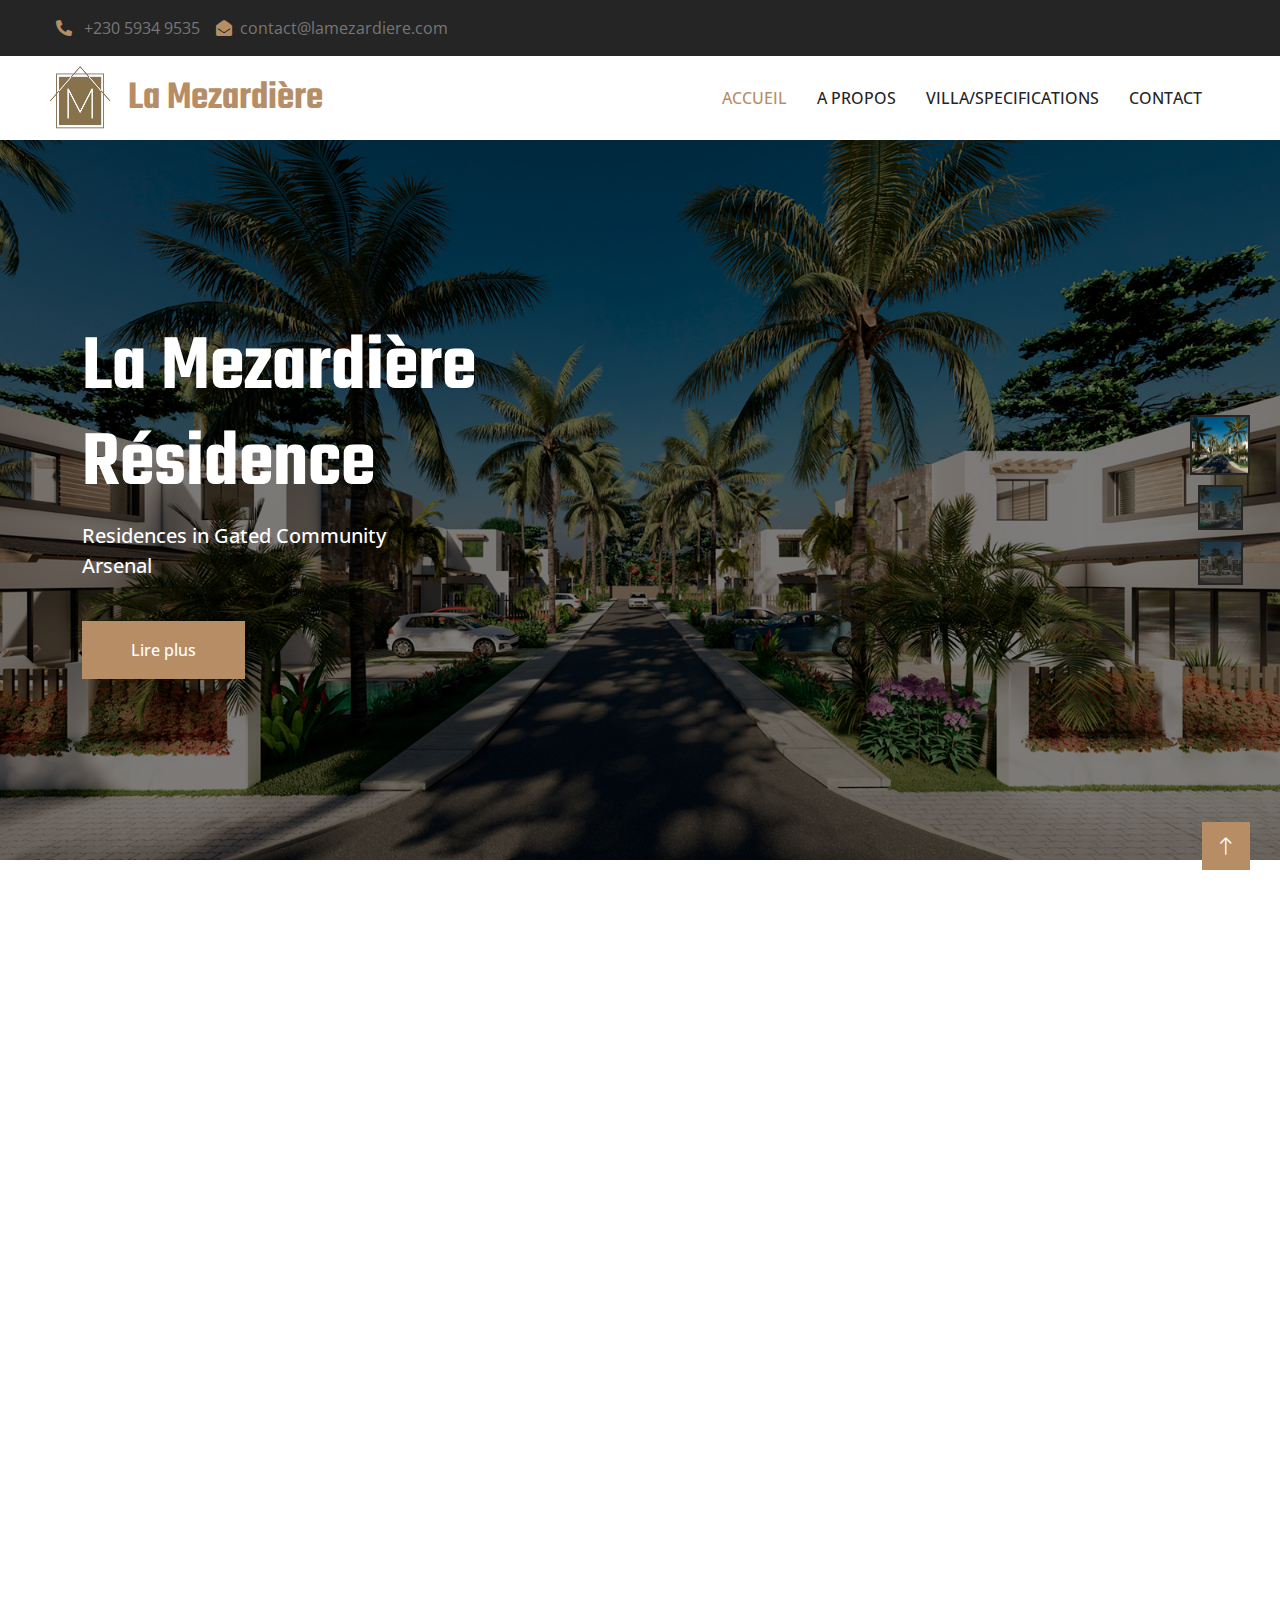
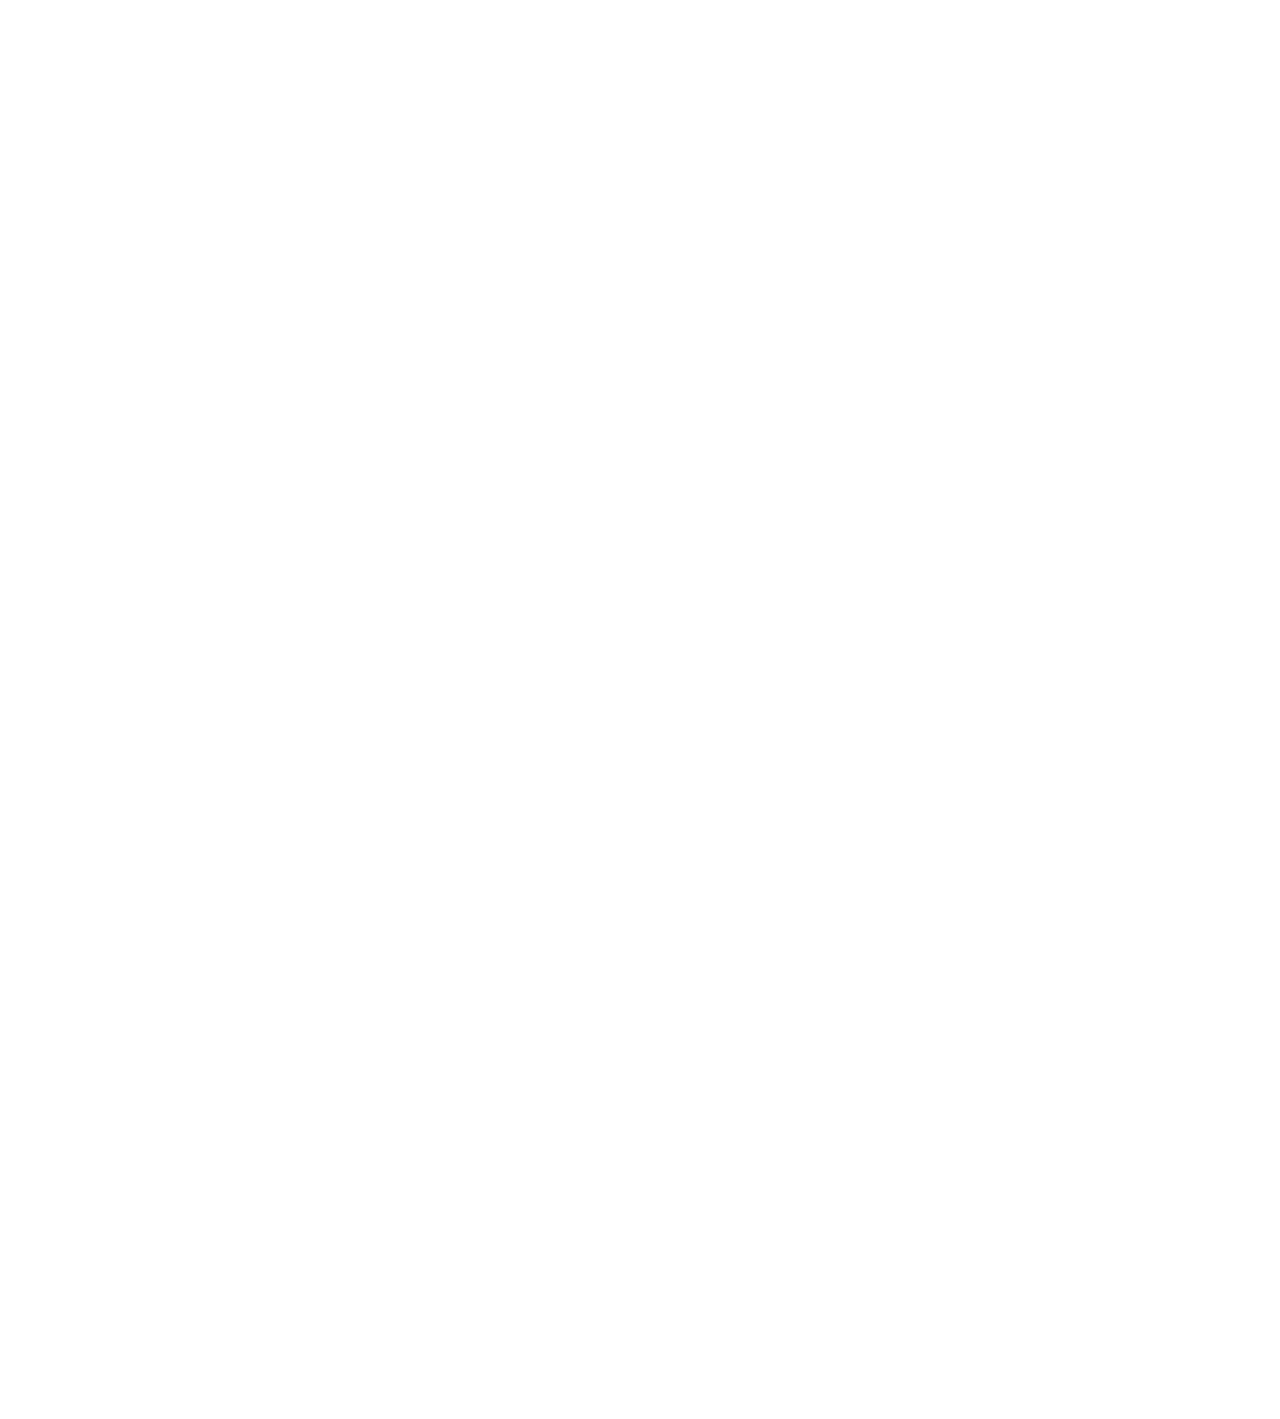
<file: index.html>
<!DOCTYPE html>
<html lang="fr">

<head>
    <meta charset="utf-8">
    <title>La Mezardière </title>
    <meta content="width=device-width, initial-scale=1.0" name="viewport">
    <meta content="" name="keywords">
    <meta content="" name="description">

    <!-- Favicon -->
    <link href="img/favicon.png" rel="icon">
    <!-- <link href="img/favicon.ico" rel="icon"> -->

    <!-- Google Web Fonts -->
    <link rel="preconnect" href="https://fonts.googleapis.com">
    <link rel="preconnect" href="https://fonts.gstatic.com" crossorigin>
    <link href="https://fonts.googleapis.com/css2?family=Open+Sans:wght@400;500;600&family=Teko:wght@400;500;600&display=swap" rel="stylesheet">

    <!-- Icon Font Stylesheet -->
    <link href="https://cdnjs.cloudflare.com/ajax/libs/font-awesome/5.10.0/css/all.min.css" rel="stylesheet">
    <link href="https://cdn.jsdelivr.net/npm/bootstrap-icons@1.4.1/font/bootstrap-icons.css" rel="stylesheet">

    <!-- Libraries Stylesheet -->
    <link href="lib/animate/animate.min.css" rel="stylesheet">
    <link href="lib/owlcarousel/assets/owl.carousel.min.css" rel="stylesheet">
    <link href="lib/tempusdominus/css/tempusdominus-bootstrap-4.min.css" rel="stylesheet" />

    <!-- Customized Bootstrap Stylesheet -->
    <link href="css/bootstrap.min.css" rel="stylesheet">

    <!-- Template Stylesheet -->
    <link href="css/style.css" rel="stylesheet">
</head>

<body>
    <!-- Spinner Start -->
    <div id="spinner" class="show bg-white position-fixed translate-middle w-100 vh-100 top-50 start-50 d-flex align-items-center justify-content-center">
        <div class="spinner-border position-relative text-primary" style="width: 6rem; height: 6rem;" role="status"></div>
        <img class="position-absolute top-50 start-50 translate-middle" src="img/icons/icon-1.png" alt="Icon">
    </div>
    <!-- Spinner End -->


    <!-- Topbar Start -->
    <div class="container-fluid bg-dark p-0 wow fadeIn" data-wow-delay="0.1s">
        <div class="row gx-0 d-none d-lg-flex">
            <div class="col-lg-7 px-5 text-start">
                <div class="h-100 d-inline-flex align-items-center py-3 me-3">
                    <a class="text-body px-2" href="tel:+230 5934 9535"><i class="fa fa-phone-alt text-primary me-2"></i> +230 5934 9535</a>
                    <a class="text-body px-2" href="mailto:contact@lamezardiere.com"><i class="fa fa-envelope-open text-primary me-2"></i>contact@lamezardiere.com</a>
                </div>
            </div>
             <div class="col-lg-5 px-5 text-end">
               <!-- <div class="h-100 d-inline-flex align-items-center py-3 me-2">
                    <a class="text-body px-2" href="">Terms</a>
                    <a class="text-body px-2" href="">Privacy</a>
                </div> -->
                <!-- <div class="h-100 d-inline-flex align-items-center">
                    <a class="btn btn-sm-square btn-outline-body me-1" href=""><i class="fab fa-facebook-f"></i></a>
                    <a class="btn btn-sm-square btn-outline-body me-1" href=""><i class="fab fa-twitter"></i></a>
                    <a class="btn btn-sm-square btn-outline-body me-1" href=""><i class="fab fa-linkedin-in"></i></a>
                    <a class="btn btn-sm-square btn-outline-body me-0" href=""><i class="fab fa-instagram"></i></a>
                </div> -->
            </div>
        </div>
    </div>
    <!-- Topbar End -->


    <!-- Navbar Start -->
    <nav class="navbar navbar-expand-lg bg-white navbar-light sticky-top py-lg-0 px-lg-5 wow fadeIn" data-wow-delay="0.1s">
        <a href="index.html" class="navbar-brand ms-4 ms-lg-0">
            <h1 class="text-primary m-0"><img class="me-3" src="img/icons/logoicon.png" alt="Icon">La Mezardière</h1>
        </a>
        <button type="button" class="navbar-toggler me-4" data-bs-toggle="collapse" data-bs-target="#navbarCollapse">
            <span class="navbar-toggler-icon"></span>
        </button>
        <div class="collapse navbar-collapse" id="navbarCollapse">
            <div class="navbar-nav ms-auto p-4 p-lg-0">
                <a href="index.html" class="nav-item nav-link active">Accueil</a>
                <a href="about.html" class="nav-item nav-link">A Propos</a>
                <a href="project.html" class="nav-item nav-link">Villa/Specifications</a>
<!--                 <div class="nav-item dropdown">
                    <a href="#" class="nav-link dropdown-toggle" data-bs-toggle="dropdown">Pages</a>
                    <div class="dropdown-menu border-0 m-0">
                        <a href="feature.html" class="dropdown-item">Our Specifications/</a>
                        <a href="project.html" class="dropdown-item">Our Projects</a>
                        <a href="team.html" class="dropdown-item">Team Members</a>
                        <a href="appointment.html" class="dropdown-item">Appointment</a>
                        <a href="testimonial.html" class="dropdown-item">Testimonial</a>
                        <a href="404.html" class="dropdown-item">404 Page</a>
                    </div>
                </div> -->
                <a href="contact.html" class="nav-item nav-link">Contact</a>
            </div>
            <!-- <a href="" class="btn btn-primary py-2 px-4 d-none d-lg-block">Appointment</a> -->
        </div>
    </nav>
    <!-- Navbar End -->


    <!-- Carousel Start -->
    <div class="container-fluid p-0 pb-5 wow fadeIn" data-wow-delay="0.1s">
        <div class="owl-carousel header-carousel position-relative">
            <div class="owl-carousel-item position-relative" data-dot="<img src='img/Mezardiere01.jpg'>">
                <img class="img-fluid" src="img/Mezardiere01.jpg" alt="">
                <div class="owl-carousel-inner">
                    <div class="container">
                        <div class="row justify-content-start">
                            <div class="col-10 col-lg-8">
                                <h1 class="display-1 text-white animated slideInDown"> La Mezardière <br> Résidence</h1>
                                <p class="fs-5 fw-medium text-white mb-4 pb-3"> Residences in Gated Community<br> Arsenal</p>
                                <a href="about.html" class="btn btn-primary py-3 px-5 animated slideInLeft">Lire plus</a>
                            </div>
                        </div>
                    </div>
                </div>
            </div>
            <div class="owl-carousel-item position-relative" data-dot="<img src='img/Mezardiere02.jpg'>">
                <img class="img-fluid" src="img/Mezardiere02.jpg" alt="">
                <div class="owl-carousel-inner">
                    <div class="container">
                        <div class="row justify-content-start">
                            <div class="col-10 col-lg-8">
                                <h1 class="display-1 text-white animated slideInDown">Un quartier idyllique conçu pour une vie paisible</h1>
                                <p class="fs-5 fw-medium text-white mb-4 pb-3">La Mezardière vous offre une communauté confortable qui est parfaite pour prendre soin et 
protéger la famille, renforcer les amitiés et créer des souvenirs qui durent toute une vie</p>
                                <a href="about.html" class="btn btn-primary py-3 px-5 animated slideInLeft">Lire plus</a>
                            </div>
                        </div>
                    </div>
                </div>
            </div>
            <div class="owl-carousel-item position-relative" data-dot="<img src='img/Mezardiere03.jpg'>">
                <img class="img-fluid" src="img/Mezardiere03.jpg" alt="">
                <div class="owl-carousel-inner">
                    <div class="container">
                        <div class="row justify-content-start">
                            <div class="col-10 col-lg-8">
                                <h1 class="display-1 text-white animated slideInDown">12 villas en duplex conçues pour offrir une expérience de vie confortable et pratique</h1>
                                <p class="fs-5 fw-medium text-white mb-4 pb-3">Chaque duplex est conçu pour fournir 3 chambres adéquates, un salon spacieux, une cuisine, une salle à manger et une terrasse.</p>
                                <a href="project.html" class="btn btn-primary py-3 px-5 animated slideInLeft">Lire plus</a>
                            </div>
                        </div>
                    </div>
                </div>
            </div>
        </div>
    </div>
    <!-- Carousel End -->


    <!-- Facts Start -->
<!--     <div class="container-xxl py-5">
        <div class="container pt-5">
            <div class="row g-4">
                <div class="col-lg-4 col-md-6 wow fadeInUp" data-wow-delay="0.1s">
                    <div class="fact-item text-center bg-light h-100 p-5 pt-0">
                        <div class="fact-icon">
                            <img src="img/icons/icon-2.png" alt="Icon">
                        </div>
                        <h3 class="mb-3">Design Approach</h3>
                        <p class="mb-0">Erat ipsum justo amet duo et elitr dolor, est duo duo eos lorem sed diam stet diam sed stet.</p>
                    </div>
                </div>
                <div class="col-lg-4 col-md-6 wow fadeInUp" data-wow-delay="0.3s">
                    <div class="fact-item text-center bg-light h-100 p-5 pt-0">
                        <div class="fact-icon">
                            <img src="img/icons/icon-3.png" alt="Icon">
                        </div>
                        <h3 class="mb-3">Innovative Solutions</h3>
                        <p class="mb-0">Erat ipsum justo amet duo et elitr dolor, est duo duo eos lorem sed diam stet diam sed stet.</p>
                    </div>
                </div>
                <div class="col-lg-4 col-md-6 wow fadeInUp" data-wow-delay="0.5s">
                    <div class="fact-item text-center bg-light h-100 p-5 pt-0">
                        <div class="fact-icon">
                            <img src="img/icons/icon-4.png" alt="Icon">
                        </div>
                        <h3 class="mb-3">Project Management</h3>
                        <p class="mb-0">Erat ipsum justo amet duo et elitr dolor, est duo duo eos lorem sed diam stet diam sed stet.</p>
                    </div>
                </div>
            </div>
        </div>
    </div> -->
    <!-- Facts End -->


    <!-- About Start -->
    <div class="container-xxl py-5">
        <div class="container">
            <div class="row g-5">
                <div class="col-lg-6 wow fadeIn" data-wow-delay="0.1s">
                    <div class="about-img">
                        <img class="img-fluid" src="img/Mezardiere02.jpg" alt="">
                        <img class="img-fluid" src="img/Mezardiere03.jpg" alt="">
                    </div>
                </div>
                <div class="col-lg-6 wow fadeIn" data-wow-delay="0.5s">
                    <h4 class="section-title">A Propos</h4>
                    <h1 class="display-5 mb-4">Residences in Gated Community<br>Arsenal</h1>
                    <p>Les lotissements résidentiels sécurisés ont gagné en popularité à l’île Maurice.</p>
                    <p class="mb-4">Une étude du marché du logement du pays a montré que 85 % des aspirants propriétaires mauriciens voient leur maison idéale dans un lotissement résidentiel sécurisé. </p>
<!--                     <div class="d-flex align-items-center mb-5">
                        <div class="d-flex flex-shrink-0 align-items-center justify-content-center border border-5 border-primary" style="width: 120px; height: 120px;">
                            <h1 class="display-1 mb-n2" data-toggle="counter-up">25</h1>
                        </div>
                        <div class="ps-4">
                            <h3>Years</h3>
                            <h3>Working</h3>
                            <h3 class="mb-0">Experience</h3>
                        </div>
                    </div> -->
                    <a class="btn btn-primary py-3 px-5" href="">Lire plus</a>
                </div>
            </div>
        </div>
    </div>
    <!-- About End -->


    <!-- Feature Start -->
<!--     <div class="container-xxl py-5">
        <div class="container">
            <div class="row g-5">
                <div class="col-lg-6 wow fadeInUp" data-wow-delay="0.1s">
                    <h4 class="section-title">Why Choose Us!</h4>
                    <h1 class="display-5 mb-4">Why You Should Trust Us? Learn More About Us!</h1>
                    <p class="mb-4">Tempor erat elitr rebum at clita. Diam dolor diam ipsum sit. Aliqu diam amet diam et eos. Clita erat ipsum et lorem et sit, sed stet lorem sit clita duo justo magna dolore erat amet</p>
                    <div class="row g-4">
                        <div class="col-12">
                            <div class="d-flex align-items-start">
                                <img class="flex-shrink-0" src="img/icons/icon-2.png" alt="Icon">
                                <div class="ms-4">
                                    <h3>Design Approach</h3>
                                    <p class="mb-0">Erat ipsum justo amet duo et elitr dolor, est duo duo eos lorem sed diam stet diam sed stet.</p>
                                </div>
                            </div>
                        </div>
                        <div class="col-12">
                            <div class="d-flex align-items-start">
                                <img class="flex-shrink-0" src="img/icons/icon-3.png" alt="Icon">
                                <div class="ms-4">
                                    <h3>Innovative Solutions</h3>
                                    <p class="mb-0">Erat ipsum justo amet duo et elitr dolor, est duo duo eos lorem sed diam stet diam sed stet.</p>
                                </div>
                            </div>
                        </div>
                        <div class="col-12">
                            <div class="d-flex align-items-start">
                                <img class="flex-shrink-0" src="img/icons/icon-4.png" alt="Icon">
                                <div class="ms-4">
                                    <h3>Project Management</h3>
                                    <p class="mb-0">Erat ipsum justo amet duo et elitr dolor, est duo duo eos lorem sed diam stet diam sed stet.</p>
                                </div>
                            </div>
                        </div>
                    </div>
                </div>
                <div class="col-lg-6 wow fadeInUp" data-wow-delay="0.5s">
                    <div class="feature-img">
                        <img class="img-fluid" src="img/about-2.jpg" alt="">
                        <img class="img-fluid" src="img/about-1.jpg" alt="">
                    </div>
                </div>
            </div>
        </div>
    </div> -->
    <!-- Feature End -->


    <!-- Project Start -->
    <div class="container-xxl project py-5">
        <div class="container">
            <div class="text-center mx-auto mb-5 wow fadeInUp" data-wow-delay="0.1s" style="max-width: 600px;">
                <h4 class="section-title">Une Communauté Sécurisée</h4>
                <h1 class="display-5 mb-4">Avantages de vivre dans une communauté sécurisée</h1>
            </div>
            <div class="row g-4 wow fadeInUp" data-wow-delay="0.3s">
                <div class="col-lg-4">
                    <div class="nav nav-pills d-flex justify-content-between w-100 h-100 me-4">
                        <button class="nav-link w-100 d-flex align-items-center text-start p-4 mb-4 active" data-bs-toggle="pill" data-bs-target="#tab-pane-1" type="button">
                            <h3 class="m-0">01. Un cadre calme et privé</h3>
                        </button>
                        <button class="nav-link w-100 d-flex align-items-center text-start p-4 mb-4" data-bs-toggle="pill" data-bs-target="#tab-pane-2" type="button">
                            <h3 class="m-0">02. Caractéristiques écologiques et durables</h3>
                        </button>
                        <button class="nav-link w-100 d-flex align-items-center text-start p-4 mb-4" data-bs-toggle="pill" data-bs-target="#tab-pane-3" type="button">
                            <h3 class="m-0">03. Sécurisé, sûr et sans entretien</h3>
                        </button>
                        <button class="nav-link w-100 d-flex align-items-center text-start p-4 mb-0" data-bs-toggle="pill" data-bs-target="#tab-pane-4" type="button">
                            <h3 class="m-0">04. Sens élevé de la communauté</h3>
                        </button>
                    </div>
                </div>
                <div class="col-lg-8">
                    <div class="tab-content w-100">
                        <div class="tab-pane fade show active" id="tab-pane-1">
                            <div class="row g-4">
                                <div class="col-md-6" style="min-height: 350px;">
                                    <div class="position-relative h-100">
                                        <img class="position-absolute img-fluid w-100 h-100" src="img/Mezardiere01.jpg"
                                            style="object-fit: cover;" alt="">
                                    </div>
                                </div>
                                <div class="col-md-6">
                                    <h1 class="mb-3">Un cadre calme et privé</h1>
                                    <p class="mb-4">Il n’y a pas de circulation de transit gênante dans les communautés sécurisées. Ces développements résidentiels sont des enclaves avec des rues privées auxquelles seuls les résidents et leurs invités peuvent accéder.
                                        <p> Ces propriétés sont également généralement développées avec un aménagement paysager luxuriant qui sert de tampon au vacarme des routes ou des rues publiques à proximité.</p>
                                    </p>
<!--                                     <p><i class="fa fa-check text-primary me-3"></i>Design Approach</p>
                                    <p><i class="fa fa-check text-primary me-3"></i>Innovative Solutions</p>
                                    <p><i class="fa fa-check text-primary me-3"></i>Project Management</p> -->
                                    <a href="project.html" class="btn btn-primary py-3 px-5 mt-3">Lire plus</a>
                                </div>
                            </div>
                        </div>
                        <div class="tab-pane fade" id="tab-pane-2">
                            <div class="row g-4">
                                <div class="col-md-6" style="min-height: 350px;">
                                    <div class="position-relative h-100">
                                        <img class="position-absolute img-fluid w-100 h-100" src="img/VillaType2-02.jpg"
                                            style="object-fit: cover;" alt="">
                                    </div>
                                </div>
                                <div class="col-md-6">
                                    <h1 class="mb-3">Caractéristiques écologiques et durables</h1>
                                    <p class="mb-4">Des normes environnementales strictes sont appliquées dans les développements immobiliers à Maurice. Plus encore avec les communautés fermées de l’île qui se développent en harmonie avec leur environnement naturel.
                                    <p>Les lotissements mauriciens doivent également adopter des caractéristiques économes en énergie et un système d’élimination des déchets solides.</p>
                                    </p>
<!--                                     <p><i class="fa fa-check text-primary me-3"></i>Design Approach</p>
                                    <p><i class="fa fa-check text-primary me-3"></i>Innovative Solutions</p>
                                    <p><i class="fa fa-check text-primary me-3"></i>Project Management</p> -->
                                    <a href="about.html" class="btn btn-primary py-3 px-5 mt-3">Lire plus</a>
                                </div>
                            </div>
                        </div>
                        <div class="tab-pane fade" id="tab-pane-3">
                            <div class="row g-4">
                                <div class="col-md-6" style="min-height: 350px;">
                                    <div class="position-relative h-100">
                                        <img class="position-absolute img-fluid w-100 h-100" src="img/Mezardiere03.jpg"
                                            style="object-fit: cover;" alt="">
                                    </div>
                                </div>
                                <div class="col-md-6">
                                    <h1 class="mb-3">Sécurisé, sûr et sans entretien</h1>
                                    <p class="mb-4">Les enclaves résidentielles sécurisées haut de gamme à l’île Maurice, comme La Mezardière Résidences, ont une surveillance de quartier et un accès contrôlé. Un fournisseur de services de gestion immobilière s’occupe également généralement de l’entretien de la maison dans les communautés fermées. Cela permet la commodité de maisons fermées et laissées pour les résidents qui partent pour des voyages prolongés à l’extérieur de l’île</p>
<!--                                     <p><i class="fa fa-check text-primary me-3"></i>Design Approach</p>
                                    <p><i class="fa fa-check text-primary me-3"></i>Innovative Solutions</p>
                                    <p><i class="fa fa-check text-primary me-3"></i>Project Management</p> -->
                                    <a href="about.html" class="btn btn-primary py-3 px-5 mt-3">Lire plus</a>
                                </div>
                            </div>
                        </div>
                        <div class="tab-pane fade" id="tab-pane-4">
                            <div class="row g-4">
                                <div class="col-md-6" style="min-height: 350px;">
                                    <div class="position-relative h-100">
                                        <img class="position-absolute img-fluid w-100 h-100" src="img/Masterplan.jpg"
                                            style="object-fit: cover;" alt="">
                                    </div>
                                </div>
                                <div class="col-md-6">
                                    <h1 class="mb-3">Sens élevé de la communauté</h1>
                                    <p class="mb-4">Les résidents des communautés fermées développent un sentiment d’identité élevé, compte tenu de l’image de marque bien conçue et unique qui entre généralement dans ces projets.
                                        <p>Les commodités et les aires communes de ces enclaves favorisent également l’interaction sociale et l’amitié entre les voisins. Les événements sur place, comme les fêtes de fin d’année, contribuent à créer une expérience de création de liens qui aide à unir les résidents</p> 
                                    </p>
<!--                                     <p><i class="fa fa-check text-primary me-3"></i>Design Approach</p>
                                    <p><i class="fa fa-check text-primary me-3"></i>Innovative Solutions</p>
                                    <p><i class="fa fa-check text-primary me-3"></i>Project Management</p> -->
                                    <a href="project.html" class="btn btn-primary py-3 px-5 mt-3">Lire plus</a>
                                </div>
                            </div>
                        </div>
                    </div>
                </div>
            </div>
        </div>
    </div>
    <!-- Project End -->


    <!-- Team Start -->
    <div class="container-xxl py-5">
        <div class="container">
            <div class="text-center mx-auto mb-5 wow fadeInUp" data-wow-delay="0.1s" style="max-width: 600px;">
                <h4 class="section-title">Team Members</h4>
                <h1 class="display-5 mb-4">Veuillez prendre contact avec</h1>
            </div>
            <div class="row g-0 team-items">
                <div class="col-lg-3 col-md-6 wow fadeInUp" data-wow-delay="0.1s">
                    <div class="team-item position-relative">
                        <div class="position-relative">
                            <!-- <img class="img-fluid" src="img/team-3.jpg" alt=""> -->
                            <!-- <div class="team-social text-center">
                                <a class="btn btn-square" href=""><i class="fab fa-facebook-f"></i></a>
                                <a class="btn btn-square" href=""><i class="fab fa-twitter"></i></a>
                                <a class="btn btn-square" href=""><i class="fab fa-instagram"></i></a>
                            </div> -->
                        </div>
                        <div class="bg-light text-center p-4">
                            <h3 class="mt-2">JULIO JOSON</h3>
                            <span class="text-primary">Project Manager</span>
                            <p class="mb-2"><i class="fa fa-phone-alt text-primary me-3"></i> +230 5255 4150</p>
                            <!-- <p class="mb-2"><i class="fa fa-envelope text-primary me-3"></i>juliojoson7@gmail.com</p> -->
                        </div>
                    </div>
                </div>
                <div class="col-lg-3 col-md-6 wow fadeInUp" data-wow-delay="0.3s">
                    <div class="team-item position-relative">
                        <div class="position-relative">
                            <!-- <img class="img-fluid" src="img/team-2.jpg" alt=""> -->
                            <!-- <div class="team-social text-center">
                                <a class="btn btn-square" href=""><i class="fab fa-facebook-f"></i></a>
                                <a class="btn btn-square" href=""><i class="fab fa-twitter"></i></a>
                                <a class="btn btn-square" href=""><i class="fab fa-instagram"></i></a>
                            </div> -->
                        </div>
                        <div class="bg-light text-center p-4">
                            <h3 class="mt-2">JEAN LOUIS MEZARD</h3>
                            <span class="text-primary">Promoteur</span>
                            <p class="mb-2"><i class="fa fa-phone-alt text-primary me-3"></i>+33 649 343 217<br> Whatsapp: +230 5934 9535</p>
                            <!-- <p class="mb-2"><i class="fa fa-envelope text-primary me-3"></i>jeanlouis.mezard@gmail.com<br>Jeanlouis.mezard@orange.fr</p> -->
                        </div>
                    </div>
                </div>
                <div class="col-lg-3 col-md-6 wow fadeInUp" data-wow-delay="0.5s">
                    <div class="team-item position-relative">
                        <div class="position-relative">
                            <!-- <img class="img-fluid" src="img/team-1.jpg" alt=""> -->
                            <!-- <div class="team-social text-center">
                                <a class="btn btn-square" href=""><i class="fab fa-facebook-f"></i></a>
                                <a class="btn btn-square" href=""><i class="fab fa-twitter"></i></a>
                                <a class="btn btn-square" href=""><i class="fab fa-instagram"></i></a>
                            </div> -->
                        </div>
                        <div class="bg-light text-center p-4">
                            <h3 class="mt-2">LAURA PAZOT</h3>
                            <span class="text-primary">Promoteur</span>
                            <p class="mb-2"><i class="fa fa-phone-alt text-primary me-3"></i>+33 778 698 585<br>Whatsapp: +230 5842 7162</p>
                            <!-- <p class="mb-2"><i class="fa fa-envelope text-primary me-3"></i>pazotlaura982@gmail.com</p> -->
                        </div>
                    </div>
                </div>
<!--                 <div class="col-lg-3 col-md-6 wow fadeInUp" data-wow-delay="0.7s">
                    <div class="team-item position-relative">
                        <div class="position-relative">
                            <img class="img-fluid" src="img/team-4.jpg" alt="">
                            <div class="team-social text-center">
                                <a class="btn btn-square" href=""><i class="fab fa-facebook-f"></i></a>
                                <a class="btn btn-square" href=""><i class="fab fa-twitter"></i></a>
                                <a class="btn btn-square" href=""><i class="fab fa-instagram"></i></a>
                            </div>
                        </div>
                        <div class="bg-light text-center p-4">
                            <h3 class="mt-2">Architect Name</h3>
                            <span class="text-primary">Designation</span>
                        </div>
                    </div>
                </div> -->
            </div>
        </div>
    </div>
    <!-- Team End -->


    <!-- Appointment Start -->
    <!-- <div class="container-xxl py-5">
        <div class="container">
            <div class="row g-5">
                <div class="col-lg-6 wow fadeInUp" data-wow-delay="0.1s">
                    <h4 class="section-title">Appointment</h4>
                    <h1 class="display-5 mb-4">Contactez-nous!</h1>

                    <p class="mb-4">La Mezardière vous offre une communauté confortable qui est parfaite pour prendre soin et protéger la famille, renforcer les amitiés et créer des souvenirs qui durent toute une vie.</p>
                    <div class="row g-4">
                        <div class="col-12">
                            <div class="d-flex">
                                <div class="d-flex flex-shrink-0 align-items-center justify-content-center bg-light" style="width: 65px; height: 65px;">
                                    <i class="fa fa-2x fa-phone-alt text-primary"></i>
                                </div>
                                <div class="ms-4">
                                    <p class="mb-2">Appelez-nous Maintenant!</p>
                                    <h3 class="mb-0">+230 5934 9535</h3>
                                </div>
                            </div>
                        </div>
                        <div class="col-12">
                            <div class="d-flex">
                                <div class="d-flex flex-shrink-0 align-items-center justify-content-center bg-light" style="width: 65px; height: 65px;">
                                    <i class="fa fa-2x fa-envelope-open text-primary"></i>
                                </div>
                                <div class="ms-4">
                                    <p class="mb-2">Envoyez-nous un Courriel Maintenant</p>
                                    <h3 class="mb-0">contact@lamezardiere.com</h3>
                                </div>
                            </div>
                        </div>
                    </div>
                </div>
                <div class="col-lg-6 wow fadeInUp" data-wow-delay="0.5s">
                    <div class="row g-3">
                        <div class="col-12 col-sm-6">
                            <input type="text" class="form-control" placeholder="Your Name" style="height: 55px;">
                        </div>
                        <div class="col-12 col-sm-6">
                            <input type="email" class="form-control" placeholder="Your Email" style="height: 55px;">
                        </div>
                        <div class="col-12">
                            <input type="text" class="form-control" placeholder="Your Mobile" style="height: 55px;">
                        </div>
                        <div class="col-12 col-sm-6">
                            <select class="form-select" style="height: 55px;">
                                <option selected>Choose Service</option>
                                <option value="1">Service 1</option>
                                <option value="2">Service 2</option>
                                <option value="3">Service 3</option>
                            </select>
                        </div>
                        <div class="col-12 col-sm-6">
                            <div class="date" id="date" data-target-input="nearest">
                                <input type="text"
                                    class="form-control datetimepicker-input"
                                    placeholder="Choose Date" data-target="#date" data-toggle="datetimepicker" style="height: 55px;">
                            </div>
                        </div>
                        <div class="col-12 col-sm-6">
                            <div class="time" id="time" data-target-input="nearest">
                                <input type="text"
                                    class="form-control datetimepicker-input"
                                    placeholder="Choose Date" data-target="#time" data-toggle="datetimepicker" style="height: 55px;">
                            </div>
                        </div>
                        <div class="col-12">
                            <textarea class="form-control" rows="5" placeholder="Message"></textarea>
                        </div>
                        <div class="col-12">
                            <button class="btn btn-primary w-100 py-3" type="submit">Envoyez-nous</button>
                        </div>
                    </div>
                </div>
            </div>
        </div>
    </div> -->
    <!-- Appointment End -->


    <!-- Testimonial Start -->
<!--     <div class="container-xxl py-5">
        <div class="container">
            <div class="text-center mx-auto mb-5 wow fadeInUp" data-wow-delay="0.1s" style="max-width: 600px;">
                <h4 class="section-title">Testimonial</h4>
                <h1 class="display-5 mb-4">Thousands Of Customers Who Trust Us And Our Services</h1>
            </div>
            <div class="owl-carousel testimonial-carousel wow fadeInUp" data-wow-delay="0.1s">
                <div class="testimonial-item text-center" data-dot="<img class='img-fluid' src='img/testimonial-1.jpg' alt=''>">
                    <p class="fs-5">Clita clita tempor justo dolor ipsum amet kasd amet duo justo duo duo labore sed sed. Magna ut diam sit et amet stet eos sed clita erat magna elitr erat sit sit erat at rebum justo sea clita.</p>
                    <h3>Client Name</h3>
                    <span class="text-primary">Profession</span>
                </div>
                <div class="testimonial-item text-center" data-dot="<img class='img-fluid' src='img/testimonial-2.jpg' alt=''>">
                    <p class="fs-5">Clita clita tempor justo dolor ipsum amet kasd amet duo justo duo duo labore sed sed. Magna ut diam sit et amet stet eos sed clita erat magna elitr erat sit sit erat at rebum justo sea clita.</p>
                    <h3>Client Name</h3>
                    <span class="text-primary">Profession</span>
                </div>
                <div class="testimonial-item text-center" data-dot="<img class='img-fluid' src='img/testimonial-3.jpg' alt=''>">
                    <p class="fs-5">Clita clita tempor justo dolor ipsum amet kasd amet duo justo duo duo labore sed sed. Magna ut diam sit et amet stet eos sed clita erat magna elitr erat sit sit erat at rebum justo sea clita.</p>
                    <h3>Client Name</h3>
                    <span class="text-primary">Profession</span>
                </div>
            </div>      
        </div>
    </div> -->
    <!-- Testimonial End -->


    <!-- Footer Start -->
    <div class="container-fluid bg-dark text-body footer mt-5 pt-5 px-0 wow fadeIn" data-wow-delay="0.1s">
        <div class="container py-5">
            <div class="row g-5">
                <div class="col">
                    <h3 class="text-light mb-4">Address</h3>
                    <p class="mb-2"><i class="fa fa-map-marker-alt text-primary me-3"></i>La Mezardière Résidence, Arsenal, Ile Maurice</p>
                    <p class="mb-2"><i class="fa fa-phone-alt text-primary me-3"></i>+230 5934 9535</p>
                    <p class="mb-2"><i class="fa fa-envelope text-primary me-3"></i>contact@lamezardiere.com</p>
                    <!-- <div class="d-flex pt-2">
                        <a class="btn btn-square btn-outline-body me-1" href=""><i class="fab fa-twitter"></i></a>
                        <a class="btn btn-square btn-outline-body me-1" href=""><i class="fab fa-facebook-f"></i></a>
                        <a class="btn btn-square btn-outline-body me-1" href=""><i class="fab fa-youtube"></i></a>
                        <a class="btn btn-square btn-outline-body me-0" href=""><i class="fab fa-linkedin-in"></i></a>
                    </div> -->
                </div>
                <!-- <div class="col-lg-3 col-md-6">
                    <h3 class="text-light mb-4">Services</h3>
                    <a class="btn btn-link" href="">Architecture</a>
                    <a class="btn btn-link" href="">3D Animation</a>
                    <a class="btn btn-link" href="">House Planning</a>
                    <a class="btn btn-link" href="">Interior Design</a>
                    <a class="btn btn-link" href="">Construction</a>
                </div> -->
                <div class="col">
                    <h3 class="text-light mb-4">Quick Links</h3>
                    <a class="btn btn-link" href="about.html">A Propos</a>
                    <a class="btn btn-link" href="contact.html">Contactez-nous</a>
                    <a class="btn btn-link" href="project.html">Specifications</a>
                    <!-- <a class="btn btn-link" href="">Terms & Condition</a>
                    <a class="btn btn-link" href="">Support</a> -->
                </div>
                <!-- <div class="col-lg-3 col-md-6">
                    <h3 class="text-light mb-4">Newsletter</h3>
                    <p>Dolor amet sit justo amet elitr clita ipsum elitr est.</p>
                    <div class="position-relative mx-auto" style="max-width: 400px;">
                        <input class="form-control bg-transparent w-100 py-3 ps-4 pe-5" type="text" placeholder="Your email">
                        <button type="button" class="btn btn-primary py-2 position-absolute top-0 end-0 mt-2 me-2">SignUp</button>
                    </div>
                </div> -->
            </div>
        </div>
        <div class="container-fluid copyright">
            <div class="container">
                <div class="row">
                    <div class="col-md-6 text-center text-md-start mb-3 mb-md-0">
                        &copy; <a href="#">La Mezardière Résidence</a>, All Rights Reserved.
                    </div>
                    <div class="col-md-6 text-center text-md-end">
                        <!--/*** This template is free as long as you keep the footer author’s credit link/attribution link/backlink. If you'd like to use the template without the footer author’s credit link/attribution link/backlink, you can purchase the Credit Removal License from "https://htmlcodex.com/credit-removal". Thank you for your support. ***/-->
                        Designed By M-Unit</a>
                        <!-- <br> Distributed By: <a class="border-bottom" href="https://themewagon.com" target="_blank">ThemeWagon</a> -->
                    </div>
                </div>
            </div>
        </div>
    </div>
    <!-- Footer End -->


    <!-- Back to Top -->
    <a href="#" class="btn btn-lg btn-primary btn-lg-square back-to-top"><i class="bi bi-arrow-up"></i></a>


    <!-- JavaScript Libraries -->
    <script src="https://code.jquery.com/jquery-3.4.1.min.js"></script>
    <script src="https://cdn.jsdelivr.net/npm/bootstrap@5.0.0/dist/js/bootstrap.bundle.min.js"></script>
    <script src="lib/wow/wow.min.js"></script>
    <script src="lib/easing/easing.min.js"></script>
    <script src="lib/waypoints/waypoints.min.js"></script>
    <script src="lib/counterup/counterup.min.js"></script>
    <script src="lib/owlcarousel/owl.carousel.min.js"></script>
    <script src="lib/tempusdominus/js/moment.min.js"></script>
    <script src="lib/tempusdominus/js/moment-timezone.min.js"></script>
    <script src="lib/tempusdominus/js/tempusdominus-bootstrap-4.min.js"></script>

    <!-- Template Javascript -->
    <script src="js/main.js"></script>
</body>

</html>
</file>
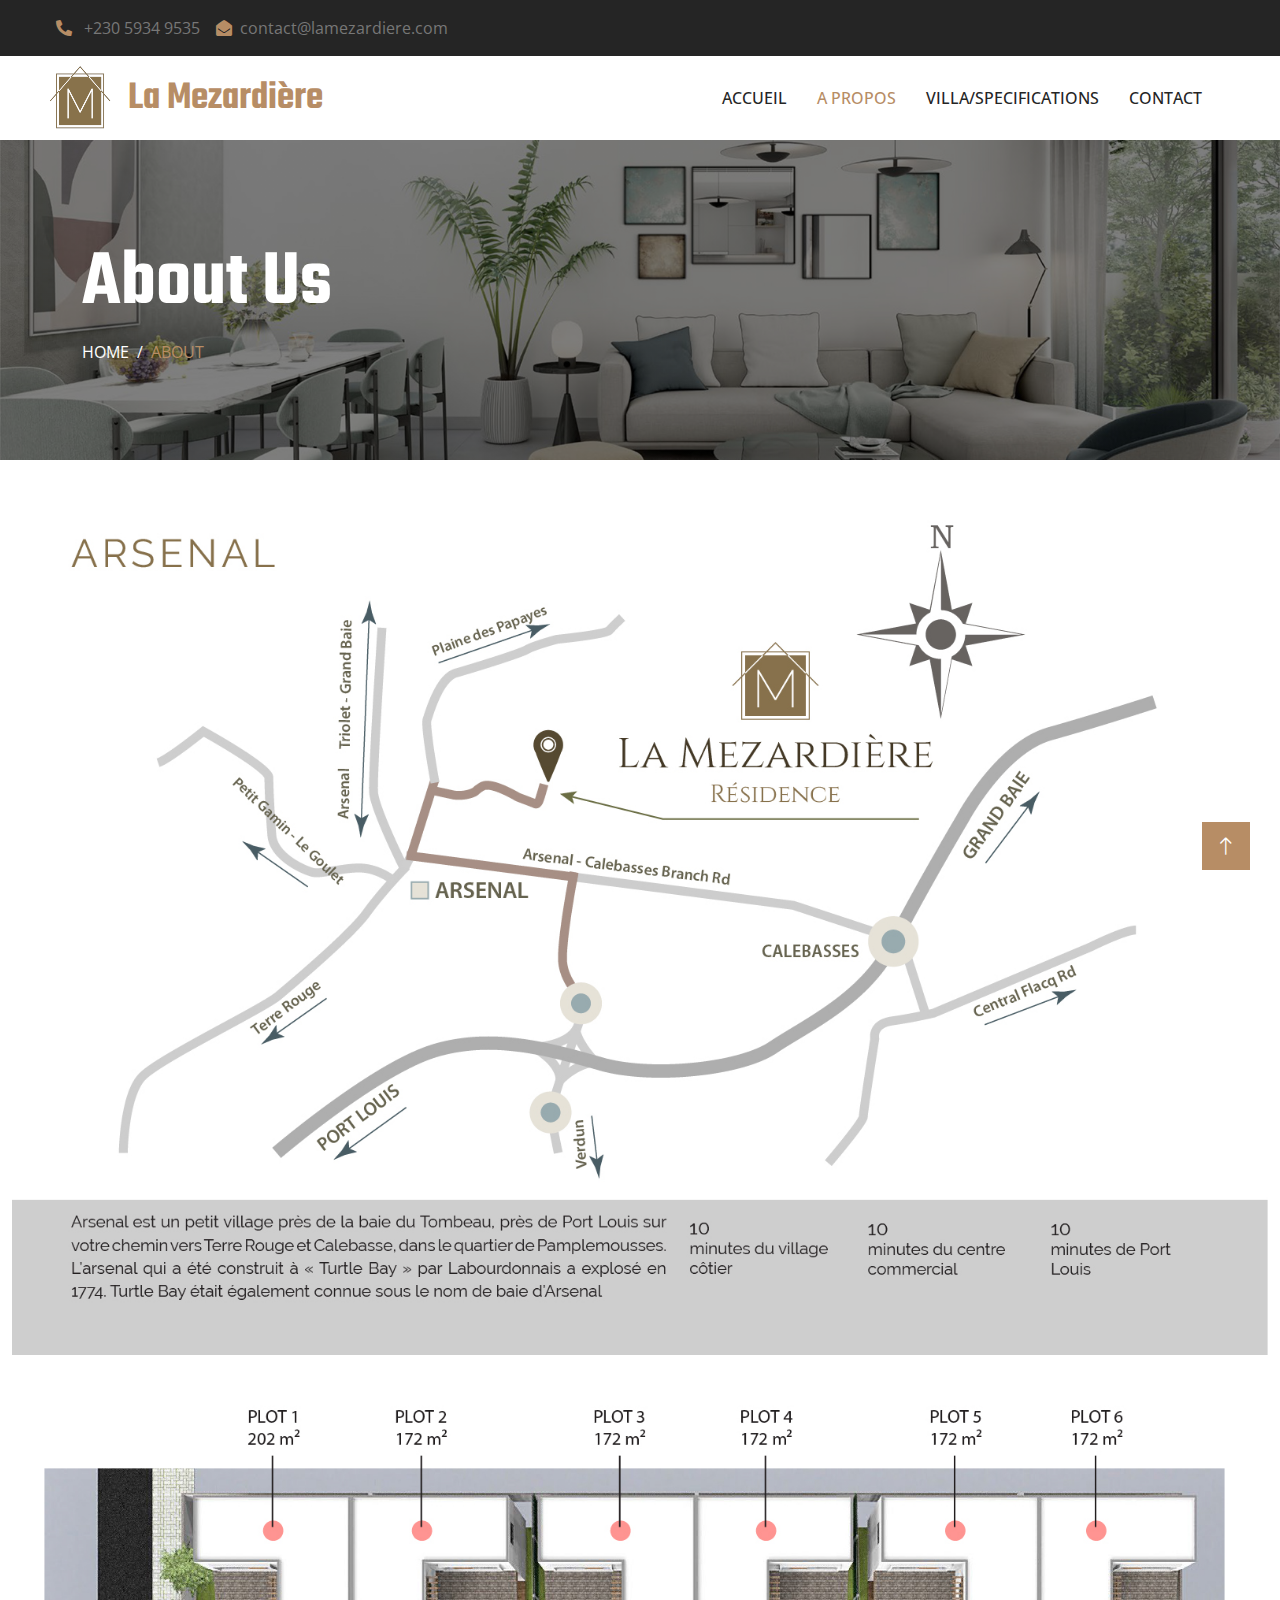
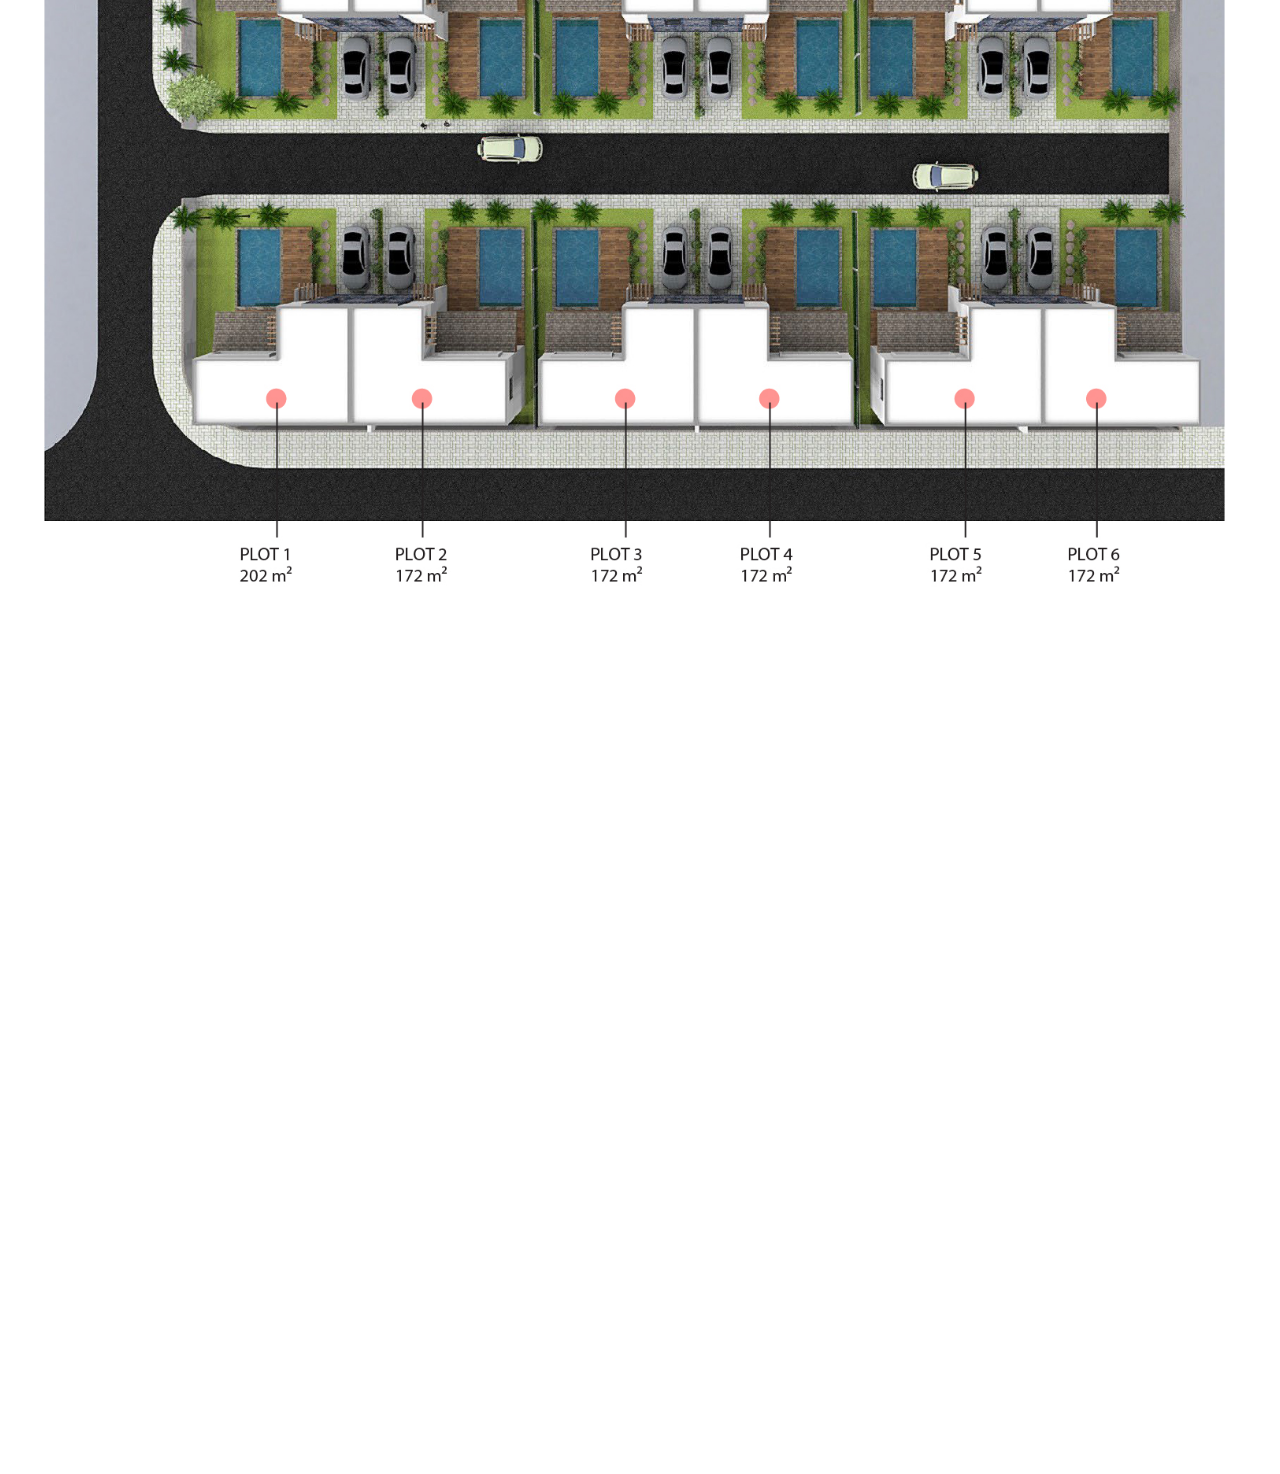
<file: about.html>
<!DOCTYPE html>
<html lang="fr">

<head>
    <meta charset="utf-8">
    <title>La Mezardière </title>
    <meta content="width=device-width, initial-scale=1.0" name="viewport">
    <meta content="" name="keywords">
    <meta content="" name="description">

    <!-- Favicon -->
    <link href="img/favicon.png" rel="icon">
    <!-- <link href="img/favicon.ico" rel="icon"> -->

    <!-- Google Web Fonts -->
    <link rel="preconnect" href="https://fonts.googleapis.com">
    <link rel="preconnect" href="https://fonts.gstatic.com" crossorigin>
    <link href="https://fonts.googleapis.com/css2?family=Open+Sans:wght@400;500;600&family=Teko:wght@400;500;600&display=swap" rel="stylesheet">

    <!-- Icon Font Stylesheet -->
    <link href="https://cdnjs.cloudflare.com/ajax/libs/font-awesome/5.10.0/css/all.min.css" rel="stylesheet">
    <link href="https://cdn.jsdelivr.net/npm/bootstrap-icons@1.4.1/font/bootstrap-icons.css" rel="stylesheet">

    <!-- Libraries Stylesheet -->
    <link href="lib/animate/animate.min.css" rel="stylesheet">
    <link href="lib/owlcarousel/assets/owl.carousel.min.css" rel="stylesheet">
    <link href="lib/tempusdominus/css/tempusdominus-bootstrap-4.min.css" rel="stylesheet" />

    <!-- Customized Bootstrap Stylesheet -->
    <link href="css/bootstrap.min.css" rel="stylesheet">

    <!-- Bootstrap CSS -->
<!--     <link href="https://cdn.jsdelivr.net/npm/bootstrap@5.0.2/dist/css/bootstrap.min.css" rel="stylesheet" integrity="sha384-EVSTQN3/azprG1Anm3QDgpJLIm9Nao0Yz1ztcQTwFspd3yD65VohhpuuCOmLASjC" crossorigin="anonymous"> -->

    <!-- Template Stylesheet -->
    <link href="css/style.css" rel="stylesheet">
</head>

<body>
    <!-- Spinner Start -->
    <div id="spinner" class="show bg-white position-fixed translate-middle w-100 vh-100 top-50 start-50 d-flex align-items-center justify-content-center">
        <div class="spinner-border position-relative text-primary" style="width: 6rem; height: 6rem;" role="status"></div>
        <img class="position-absolute top-50 start-50 translate-middle" src="img/icons/icon-1.png" alt="Icon">
    </div>
    <!-- Spinner End -->


    <!-- Topbar Start -->
    <div class="container-fluid bg-dark p-0 wow fadeIn" data-wow-delay="0.1s">
        <div class="row gx-0 d-none d-lg-flex">
            <div class="col-lg-7 px-5 text-start">
                <div class="h-100 d-inline-flex align-items-center py-3 me-3">
                    <a class="text-body px-2" href="tel:+230 5934 9535"><i class="fa fa-phone-alt text-primary me-2"></i> +230 5934 9535</a>
                    <a class="text-body px-2" href="mailto:contact@lamezardiere.com"><i class="fa fa-envelope-open text-primary me-2"></i>contact@lamezardiere.com</a>
                </div>
            </div>
             <div class="col-lg-5 px-5 text-end">
               <!-- <div class="h-100 d-inline-flex align-items-center py-3 me-2">
                    <a class="text-body px-2" href="">Terms</a>
                    <a class="text-body px-2" href="">Privacy</a>
                </div> -->
                <!-- <div class="h-100 d-inline-flex align-items-center">
                    <a class="btn btn-sm-square btn-outline-body me-1" href=""><i class="fab fa-facebook-f"></i></a>
                    <a class="btn btn-sm-square btn-outline-body me-1" href=""><i class="fab fa-twitter"></i></a>
                    <a class="btn btn-sm-square btn-outline-body me-1" href=""><i class="fab fa-linkedin-in"></i></a>
                    <a class="btn btn-sm-square btn-outline-body me-0" href=""><i class="fab fa-instagram"></i></a>
                </div> -->
            </div>
        </div>
    </div>
    <!-- Topbar End -->


    <!-- Navbar Start -->
    <nav class="navbar navbar-expand-lg bg-white navbar-light sticky-top py-lg-0 px-lg-5 wow fadeIn" data-wow-delay="0.1s">
        <a href="index.html" class="navbar-brand ms-4 ms-lg-0">
            <h1 class="text-primary m-0"><img class="me-3" src="img/icons/logoicon.png" alt="Icon">La Mezardière</h1>
        </a>
        <button type="button" class="navbar-toggler me-4" data-bs-toggle="collapse" data-bs-target="#navbarCollapse">
            <span class="navbar-toggler-icon"></span>
        </button>
        <div class="collapse navbar-collapse" id="navbarCollapse">
            <div class="navbar-nav ms-auto p-4 p-lg-0">
                <a href="index.html" class="nav-item nav-link">Accueil</a>
                <a href="about.html" class="nav-item nav-link active">A Propos</a>
                <a href="project.html" class="nav-item nav-link">Villa/Specifications</a> <!-- about -->
<!--                 <div class="nav-item dropdown">
                    <a href="#" class="nav-link dropdown-toggle" data-bs-toggle="dropdown">Pages</a>
                    <div class="dropdown-menu border-0 m-0">
                        <a href="feature.html" class="dropdown-item">Our Features</a>
                        <a href="project.html" class="dropdown-item">Our Projects</a>
                        <a href="team.html" class="dropdown-item">Team Members</a>
                        <a href="appointment.html" class="dropdown-item">Appointment</a>
                        <a href="testimonial.html" class="dropdown-item">Testimonial</a>
                        <a href="404.html" class="dropdown-item">404 Page</a>
                    </div>
                </div> -->
                <a href="contact.html" class="nav-item nav-link">Contact</a>
            </div>
            <!-- <a href="" class="btn btn-primary py-2 px-4 d-none d-lg-block">Appointment</a> -->
        </div>
    </nav>
    <!-- Navbar End -->


    <!-- Page Header Start -->
    <div class="container-fluid page-header py-5 mb-5 wow fadeIn" data-wow-delay="0.1s">
        <div class="container py-5">
            <h1 class="display-1 text-white animated slideInDown">About Us</h1>
            <nav aria-label="breadcrumb animated slideInDown">
                <ol class="breadcrumb text-uppercase mb-0">
                    <li class="breadcrumb-item"><a class="text-white" href="index.html">Home</a></li>
                    <!-- <li class="breadcrumb-item"><a class="text-white" href="#">Pages</a></li> -->
                    <li class="breadcrumb-item text-primary active" aria-current="page">About</li>
                </ol>
            </nav>
        </div>
    </div>
    <!-- Page Header End -->

<div class="container-fluid">
     <img class="img-fluid" src="img/Location Arsenal.jpg" alt="">
</div>
<div class="container-fluid">
     <img class="img-fluid" src="img/Masterplan.jpg" alt="">
</div>

    <!-- About Start -->
   <!--  <div class="container-xxl py-5">
        <div class="container">
            <div class="row g-5">
                <div class="col-lg-6 wow fadeIn" data-wow-delay="0.1s">
                    <div class="about-img">
                        <img class="img-fluid" src="img/about-1.jpg" alt="">
                        <img class="img-fluid" src="img/about-2.jpg" alt="">
                    </div>
                </div>
                <div class="col-lg-6 wow fadeIn" data-wow-delay="0.5s">
                    <h4 class="section-title">About Us</h4>
                    <h1 class="display-5 mb-4">A Creative Architecture Agency For Your Dream Home</h1>
                    <p>Tempor erat elitr rebum at clita. Diam dolor diam ipsum sit. Aliqu diam amet diam et eos. Clita erat ipsum et lorem et sit, sed stet lorem sit clita duo justo magna dolore erat amet</p>
                    <p class="mb-4">Stet no et lorem dolor et diam, amet duo ut dolore vero eos. No stet est diam rebum amet diam ipsum. Clita clita labore, dolor duo nonumy clita sit at, sed sit sanctus dolor eos.</p>
                    <div class="d-flex align-items-center mb-5">
                        <div class="d-flex flex-shrink-0 align-items-center justify-content-center border border-5 border-primary" style="width: 120px; height: 120px;">
                            <h1 class="display-1 mb-n2" data-toggle="counter-up">25</h1>
                        </div>
                        <div class="ps-4">
                            <h3>Years</h3>
                            <h3>Working</h3>
                            <h3 class="mb-0">Experience</h3>
                        </div>
                    </div>
                    <a class="btn btn-primary py-3 px-5" href="">Read More</a>
                </div>
            </div>
        </div>
    </div> -->
    <!-- About End -->


    <!-- Feature Start -->
<!--     <div class="container-xxl py-5">
        <div class="container">
            <div class="row g-5">
                <div class="col-lg-6 wow fadeInUp" data-wow-delay="0.1s">
                    <h4 class="section-title">Why Choose Us!</h4>
                    <h1 class="display-5 mb-4">Why You Should Trust Us? Learn More About Us!</h1>
                    <p class="mb-4">Tempor erat elitr rebum at clita. Diam dolor diam ipsum sit. Aliqu diam amet diam et eos. Clita erat ipsum et lorem et sit, sed stet lorem sit clita duo justo magna dolore erat amet</p>
                    <div class="row g-4">
                        <div class="col-12">
                            <div class="d-flex align-items-start">
                                <img class="flex-shrink-0" src="img/icons/icon-2.png" alt="Icon">
                                <div class="ms-4">
                                    <h3>Design Approach</h3>
                                    <p class="mb-0">Erat ipsum justo amet duo et elitr dolor, est duo duo eos lorem sed diam stet diam sed stet.</p>
                                </div>
                            </div>
                        </div>
                        <div class="col-12">
                            <div class="d-flex align-items-start">
                                <img class="flex-shrink-0" src="img/icons/icon-3.png" alt="Icon">
                                <div class="ms-4">
                                    <h3>Innovative Solutions</h3>
                                    <p class="mb-0">Erat ipsum justo amet duo et elitr dolor, est duo duo eos lorem sed diam stet diam sed stet.</p>
                                </div>
                            </div>
                        </div>
                        <div class="col-12">
                            <div class="d-flex align-items-start">
                                <img class="flex-shrink-0" src="img/icons/icon-4.png" alt="Icon">
                                <div class="ms-4">
                                    <h3>Project Management</h3>
                                    <p class="mb-0">Erat ipsum justo amet duo et elitr dolor, est duo duo eos lorem sed diam stet diam sed stet.</p>
                                </div>
                            </div>
                        </div>
                    </div>
                </div>
                <div class="col-lg-6 wow fadeInUp" data-wow-delay="0.5s">
                    <div class="feature-img">
                        <img class="img-fluid" src="img/about-2.jpg" alt="">
                        <img class="img-fluid" src="img/about-1.jpg" alt="">
                    </div>
                </div>
            </div>
        </div>
    </div> -->
    <!-- Feature End -->


    <!-- Team Start -->
    <div class="container-xxl py-5">
        <div class="container">
            <div class="text-center mx-auto mb-5 wow fadeInUp" data-wow-delay="0.1s" style="max-width: 600px;">
                <h4 class="section-title">Team Members</h4>
                <h1 class="display-5 mb-4">Veuillez prendre contact avec</h1>
            </div>
            <div class="row g-0 team-items">
                <div class="col-lg-3 col-md-6 wow fadeInUp" data-wow-delay="0.1s">
                    <div class="team-item position-relative">
                        <div class="position-relative">
                            <!-- <img class="img-fluid" src="img/team-3.jpg" alt=""> -->
                            <!-- <div class="team-social text-center">
                                <a class="btn btn-square" href=""><i class="fab fa-facebook-f"></i></a>
                                <a class="btn btn-square" href=""><i class="fab fa-twitter"></i></a>
                                <a class="btn btn-square" href=""><i class="fab fa-instagram"></i></a>
                            </div> -->
                        </div>
                        <div class="bg-light text-center p-4">
                            <h3 class="mt-2">JULIO JOSON</h3>
                            <span class="text-primary">Project Manager</span>
                            <p class="mb-2"><i class="fa fa-phone-alt text-primary me-3"></i> +230 5255 4150</p>
                            <!-- <p class="mb-2"><i class="fa fa-envelope text-primary me-3"></i>juliojoson7@gmail.com</p> -->
                        </div>
                    </div>
                </div>
                <div class="col-lg-3 col-md-6 wow fadeInUp" data-wow-delay="0.3s">
                    <div class="team-item position-relative">
                        <div class="position-relative">
                            <!-- <img class="img-fluid" src="img/team-2.jpg" alt=""> -->
                            <!-- <div class="team-social text-center">
                                <a class="btn btn-square" href=""><i class="fab fa-facebook-f"></i></a>
                                <a class="btn btn-square" href=""><i class="fab fa-twitter"></i></a>
                                <a class="btn btn-square" href=""><i class="fab fa-instagram"></i></a>
                            </div> -->
                        </div>
                        <div class="bg-light text-center p-4">
                            <h3 class="mt-2">JEAN LOUIS MEZARD</h3>
                            <span class="text-primary">Promoteur</span>
                            <p class="mb-2"><i class="fa fa-phone-alt text-primary me-3"></i>+33 649 343 217<br> Whatsapp: +230 5934 9535</p>
                            <!-- <p class="mb-2"><i class="fa fa-envelope text-primary me-3"></i>jeanlouis.mezard@gmail.com<br>Jeanlouis.mezard@orange.fr</p> -->
                        </div>
                    </div>
                </div>
                <div class="col-lg-3 col-md-6 wow fadeInUp" data-wow-delay="0.5s">
                    <div class="team-item position-relative">
                        <div class="position-relative">
                            <!-- <img class="img-fluid" src="img/team-1.jpg" alt=""> -->
                            <!-- <div class="team-social text-center">
                                <a class="btn btn-square" href=""><i class="fab fa-facebook-f"></i></a>
                                <a class="btn btn-square" href=""><i class="fab fa-twitter"></i></a>
                                <a class="btn btn-square" href=""><i class="fab fa-instagram"></i></a>
                            </div> -->
                        </div>
                        <div class="bg-light text-center p-4">
                            <h3 class="mt-2">LAURA PAZOT</h3>
                            <span class="text-primary">Promoteur</span>
                            <p class="mb-2"><i class="fa fa-phone-alt text-primary me-3"></i>+33 778 698 585<br>Whatsapp: +230 5842 7162</p>
                            <!-- <p class="mb-2"><i class="fa fa-envelope text-primary me-3"></i>pazotlaura982@gmail.com</p> -->
                        </div>
                    </div>
                </div>
<!--                 <div class="col-lg-3 col-md-6 wow fadeInUp" data-wow-delay="0.7s">
                    <div class="team-item position-relative">
                        <div class="position-relative">
                            <img class="img-fluid" src="img/team-4.jpg" alt="">
                            <div class="team-social text-center">
                                <a class="btn btn-square" href=""><i class="fab fa-facebook-f"></i></a>
                                <a class="btn btn-square" href=""><i class="fab fa-twitter"></i></a>
                                <a class="btn btn-square" href=""><i class="fab fa-instagram"></i></a>
                            </div>
                        </div>
                        <div class="bg-light text-center p-4">
                            <h3 class="mt-2">Architect Name</h3>
                            <span class="text-primary">Designation</span>
                        </div>
                    </div>
                </div> -->
            </div>
        </div>
    </div>
    <!-- Team End -->

        

    <!-- Footer Start -->
    <div class="container-fluid bg-dark text-body footer mt-5 pt-5 px-0 wow fadeIn" data-wow-delay="0.1s">
        <div class="container py-5">
            <div class="row g-5">
                <div class="col">
                    <h3 class="text-light mb-4">Address</h3>
                    <p class="mb-2"><i class="fa fa-map-marker-alt text-primary me-3"></i>La Mezardière Résidence, Arsenal, Ile Maurice</p>
                    <p class="mb-2"><i class="fa fa-phone-alt text-primary me-3"></i>+230 5934 9535</p>
                    <p class="mb-2"><i class="fa fa-envelope text-primary me-3"></i>contact@lamezardiere.com</p>
                    <!-- <div class="d-flex pt-2">
                        <a class="btn btn-square btn-outline-body me-1" href=""><i class="fab fa-twitter"></i></a>
                        <a class="btn btn-square btn-outline-body me-1" href=""><i class="fab fa-facebook-f"></i></a>
                        <a class="btn btn-square btn-outline-body me-1" href=""><i class="fab fa-youtube"></i></a>
                        <a class="btn btn-square btn-outline-body me-0" href=""><i class="fab fa-linkedin-in"></i></a>
                    </div> -->
                </div>
                <!-- <div class="col-lg-3 col-md-6">
                    <h3 class="text-light mb-4">Services</h3>
                    <a class="btn btn-link" href="">Architecture</a>
                    <a class="btn btn-link" href="">3D Animation</a>
                    <a class="btn btn-link" href="">House Planning</a>
                    <a class="btn btn-link" href="">Interior Design</a>
                    <a class="btn btn-link" href="">Construction</a>
                </div> -->
                <div class="col">
                    <h3 class="text-light mb-4">Quick Links</h3>
                    <a class="btn btn-link" href="about.html">A Propos</a>
                    <a class="btn btn-link" href="contact.html">Contactez-nous</a>
                    <a class="btn btn-link" href="project.html">Specifications</a>
                    <!-- <a class="btn btn-link" href="">Terms & Condition</a>
                    <a class="btn btn-link" href="">Support</a> -->
                </div>
                <!-- <div class="col-lg-3 col-md-6">
                    <h3 class="text-light mb-4">Newsletter</h3>
                    <p>Dolor amet sit justo amet elitr clita ipsum elitr est.</p>
                    <div class="position-relative mx-auto" style="max-width: 400px;">
                        <input class="form-control bg-transparent w-100 py-3 ps-4 pe-5" type="text" placeholder="Your email">
                        <button type="button" class="btn btn-primary py-2 position-absolute top-0 end-0 mt-2 me-2">SignUp</button>
                    </div>
                </div> -->
            </div>
        </div>
        <div class="container-fluid copyright">
            <div class="container">
                <div class="row">
                    <div class="col-md-6 text-center text-md-start mb-3 mb-md-0">
                        &copy; <a href="#">La Mezardière Résidence</a>, All Right Reserved.
                    </div>
                    <div class="col-md-6 text-center text-md-end">
                        <!--/*** This template is free as long as you keep the footer author’s credit link/attribution link/backlink. If you'd like to use the template without the footer author’s credit link/attribution link/backlink, you can purchase the Credit Removal License from "https://htmlcodex.com/credit-removal". Thank you for your support. ***/-->
                        Designed By M-Unit</a>
                        <!-- <br> Distributed By: <a class="border-bottom" href="https://themewagon.com" target="_blank">ThemeWagon</a> -->
                    </div>
                </div>
            </div>
        </div>
    </div>
    <!-- Footer End -->


    <!-- Back to Top -->
    <a href="#" class="btn btn-lg btn-primary btn-lg-square back-to-top"><i class="bi bi-arrow-up"></i></a>


    <!-- JavaScript Libraries -->
    <script src="https://code.jquery.com/jquery-3.4.1.min.js"></script>
    <script src="https://cdn.jsdelivr.net/npm/bootstrap@5.0.0/dist/js/bootstrap.bundle.min.js"></script>
    <script src="lib/wow/wow.min.js"></script>
    <script src="lib/easing/easing.min.js"></script>
    <script src="lib/waypoints/waypoints.min.js"></script>
    <script src="lib/counterup/counterup.min.js"></script>
    <script src="lib/owlcarousel/owl.carousel.min.js"></script>
    <script src="lib/tempusdominus/js/moment.min.js"></script>
    <script src="lib/tempusdominus/js/moment-timezone.min.js"></script>
    <script src="lib/tempusdominus/js/tempusdominus-bootstrap-4.min.js"></script>

    <!-- Template Javascript -->
    <script src="js/main.js"></script>
</body>

</html>
</file>
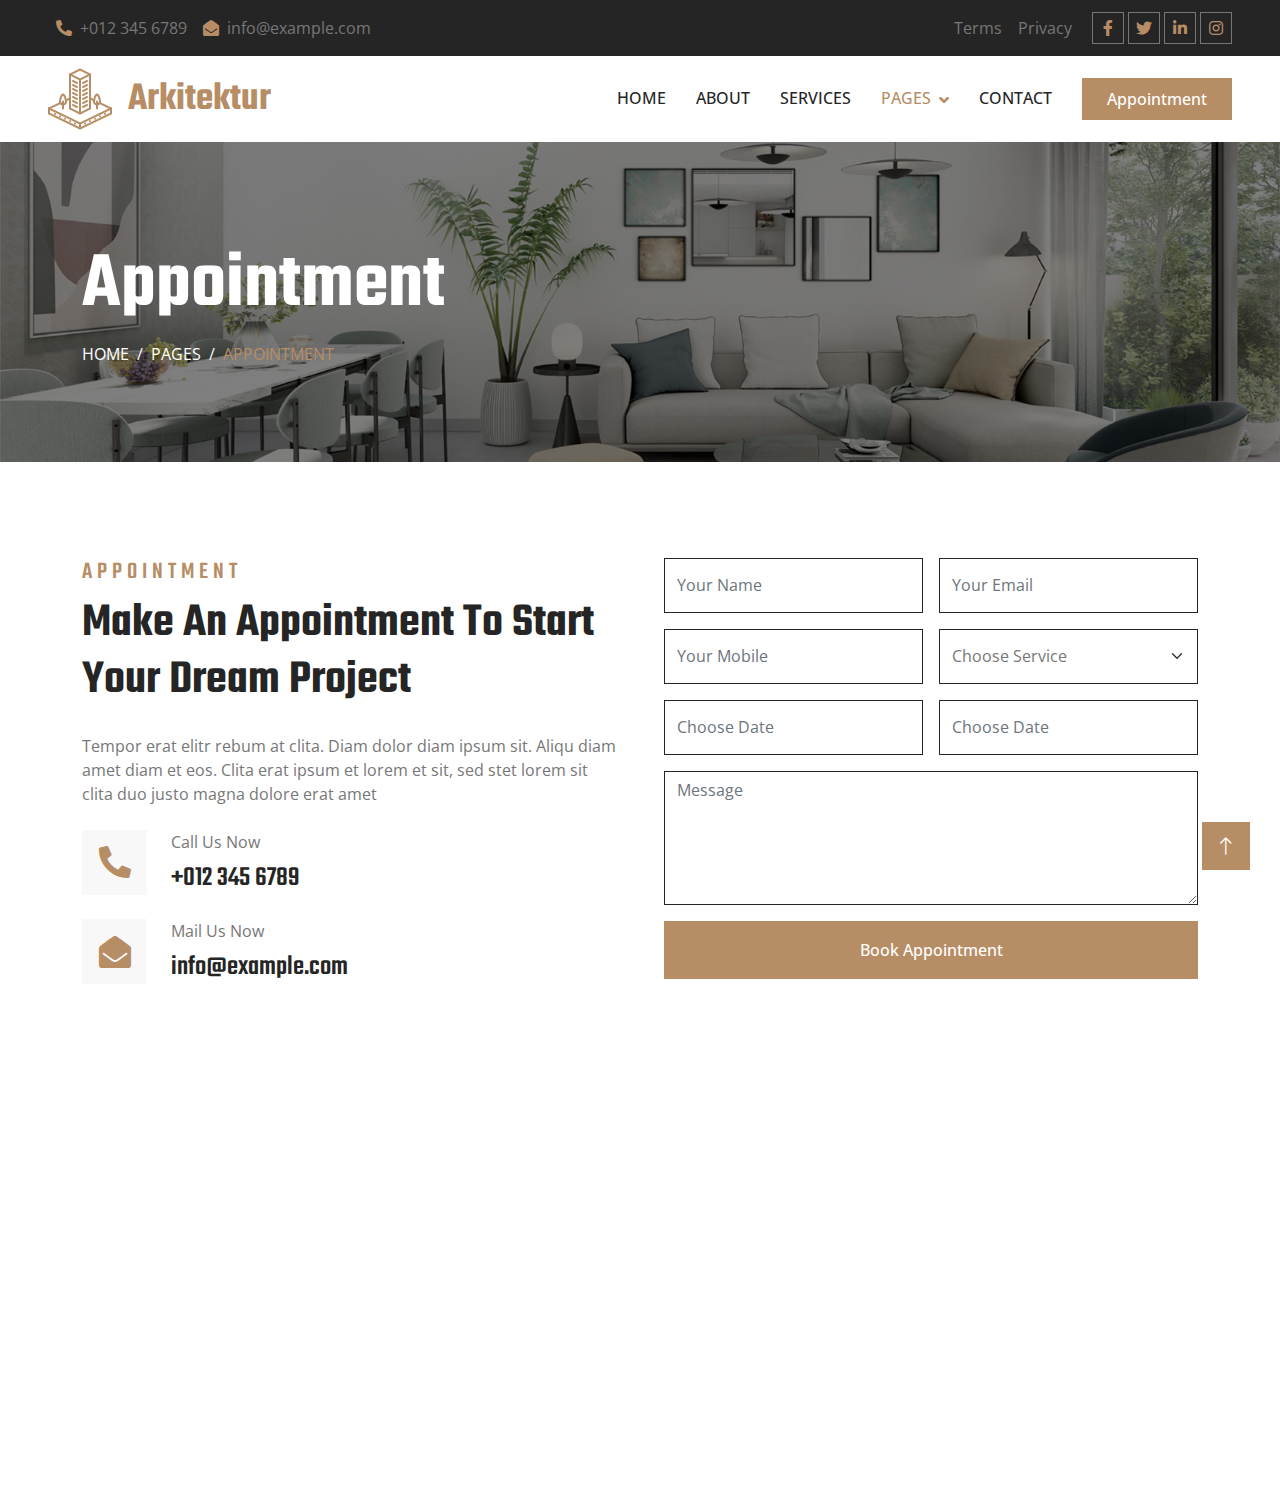
<file: appointment.html>
<!DOCTYPE html>
<html lang="en">

<head>
    <meta charset="utf-8">
    <title>Arkitektur - Architecture HTML Template</title>
    <meta content="width=device-width, initial-scale=1.0" name="viewport">
    <meta content="" name="keywords">
    <meta content="" name="description">

    <!-- Favicon -->
    <link href="img/favicon.ico" rel="icon">

    <!-- Google Web Fonts -->
    <link rel="preconnect" href="https://fonts.googleapis.com">
    <link rel="preconnect" href="https://fonts.gstatic.com" crossorigin>
    <link href="https://fonts.googleapis.com/css2?family=Open+Sans:wght@400;500;600&family=Teko:wght@400;500;600&display=swap" rel="stylesheet">

    <!-- Icon Font Stylesheet -->
    <link href="https://cdnjs.cloudflare.com/ajax/libs/font-awesome/5.10.0/css/all.min.css" rel="stylesheet">
    <link href="https://cdn.jsdelivr.net/npm/bootstrap-icons@1.4.1/font/bootstrap-icons.css" rel="stylesheet">

    <!-- Libraries Stylesheet -->
    <link href="lib/animate/animate.min.css" rel="stylesheet">
    <link href="lib/owlcarousel/assets/owl.carousel.min.css" rel="stylesheet">
    <link href="lib/tempusdominus/css/tempusdominus-bootstrap-4.min.css" rel="stylesheet" />

    <!-- Customized Bootstrap Stylesheet -->
    <link href="css/bootstrap.min.css" rel="stylesheet">

    <!-- Template Stylesheet -->
    <link href="css/style.css" rel="stylesheet">
</head>

<body>
    <!-- Spinner Start -->
    <div id="spinner" class="show bg-white position-fixed translate-middle w-100 vh-100 top-50 start-50 d-flex align-items-center justify-content-center">
        <div class="spinner-border position-relative text-primary" style="width: 6rem; height: 6rem;" role="status"></div>
        <img class="position-absolute top-50 start-50 translate-middle" src="img/icons/icon-1.png" alt="Icon">
    </div>
    <!-- Spinner End -->


    <!-- Topbar Start -->
    <div class="container-fluid bg-dark p-0 wow fadeIn" data-wow-delay="0.1s">
        <div class="row gx-0 d-none d-lg-flex">
            <div class="col-lg-7 px-5 text-start">
                <div class="h-100 d-inline-flex align-items-center py-3 me-3">
                    <a class="text-body px-2" href="tel:+0123456789"><i class="fa fa-phone-alt text-primary me-2"></i>+012 345 6789</a>
                    <a class="text-body px-2" href="mailto:info@example.com"><i class="fa fa-envelope-open text-primary me-2"></i>info@example.com</a>
                </div>
            </div>
            <div class="col-lg-5 px-5 text-end">
                <div class="h-100 d-inline-flex align-items-center py-3 me-2">
                    <a class="text-body px-2" href="">Terms</a>
                    <a class="text-body px-2" href="">Privacy</a>
                </div>
                <div class="h-100 d-inline-flex align-items-center">
                    <a class="btn btn-sm-square btn-outline-body me-1" href=""><i class="fab fa-facebook-f"></i></a>
                    <a class="btn btn-sm-square btn-outline-body me-1" href=""><i class="fab fa-twitter"></i></a>
                    <a class="btn btn-sm-square btn-outline-body me-1" href=""><i class="fab fa-linkedin-in"></i></a>
                    <a class="btn btn-sm-square btn-outline-body me-0" href=""><i class="fab fa-instagram"></i></a>
                </div>
            </div>
        </div>
    </div>
    <!-- Topbar End -->


    <!-- Navbar Start -->
    <nav class="navbar navbar-expand-lg bg-white navbar-light sticky-top py-lg-0 px-lg-5 wow fadeIn" data-wow-delay="0.1s">
        <a href="index.html" class="navbar-brand ms-4 ms-lg-0">
            <h1 class="text-primary m-0"><img class="me-3" src="img/icons/icon-1.png" alt="Icon">Arkitektur</h1>
        </a>
        <button type="button" class="navbar-toggler me-4" data-bs-toggle="collapse" data-bs-target="#navbarCollapse">
            <span class="navbar-toggler-icon"></span>
        </button>
        <div class="collapse navbar-collapse" id="navbarCollapse">
            <div class="navbar-nav ms-auto p-4 p-lg-0">
                <a href="index.html" class="nav-item nav-link">Home</a>
                <a href="about.html" class="nav-item nav-link">About</a>
                <a href="service.html" class="nav-item nav-link">Services</a>
                <div class="nav-item dropdown">
                    <a href="#" class="nav-link dropdown-toggle active" data-bs-toggle="dropdown">Pages</a>
                    <div class="dropdown-menu border-0 m-0">
                        <a href="feature.html" class="dropdown-item">Our Features</a>
                        <a href="project.html" class="dropdown-item">Our Projects</a>
                        <a href="team.html" class="dropdown-item">Team Members</a>
                        <a href="appointment.html" class="dropdown-item active">Appointment</a>
                        <a href="testimonial.html" class="dropdown-item">Testimonial</a>
                        <a href="404.html" class="dropdown-item">404 Page</a>
                    </div>
                </div>
                <a href="contact.html" class="nav-item nav-link">Contact</a>
            </div>
            <a href="" class="btn btn-primary py-2 px-4 d-none d-lg-block">Appointment</a>
        </div>
    </nav>
    <!-- Navbar End -->


    <!-- Page Header Start -->
    <div class="container-fluid page-header py-5 mb-5 wow fadeIn" data-wow-delay="0.1s">
        <div class="container py-5">
            <h1 class="display-1 text-white animated slideInDown">Appointment</h1>
            <nav aria-label="breadcrumb animated slideInDown">
                <ol class="breadcrumb text-uppercase mb-0">
                    <li class="breadcrumb-item"><a class="text-white" href="#">Home</a></li>
                    <li class="breadcrumb-item"><a class="text-white" href="#">Pages</a></li>
                    <li class="breadcrumb-item text-primary active" aria-current="page">Appointment</li>
                </ol>
            </nav>
        </div>
    </div>
    <!-- Page Header End -->


    <!-- Appointment Start -->
    <div class="container-xxl py-5">
        <div class="container">
            <div class="row g-5">
                <div class="col-lg-6 wow fadeInUp" data-wow-delay="0.1s">
                    <h4 class="section-title">Appointment</h4>
                    <h1 class="display-5 mb-4">Make An Appointment To Start Your Dream Project</h1>
                    <p class="mb-4">Tempor erat elitr rebum at clita. Diam dolor diam ipsum sit. Aliqu diam amet diam et eos. Clita erat ipsum et lorem et sit, sed stet lorem sit clita duo justo magna dolore erat amet</p>
                    <div class="row g-4">
                        <div class="col-12">
                            <div class="d-flex">
                                <div class="d-flex flex-shrink-0 align-items-center justify-content-center bg-light" style="width: 65px; height: 65px;">
                                    <i class="fa fa-2x fa-phone-alt text-primary"></i>
                                </div>
                                <div class="ms-4">
                                    <p class="mb-2">Call Us Now</p>
                                    <h3 class="mb-0">+012 345 6789</h3>
                                </div>
                            </div>
                        </div>
                        <div class="col-12">
                            <div class="d-flex">
                                <div class="d-flex flex-shrink-0 align-items-center justify-content-center bg-light" style="width: 65px; height: 65px;">
                                    <i class="fa fa-2x fa-envelope-open text-primary"></i>
                                </div>
                                <div class="ms-4">
                                    <p class="mb-2">Mail Us Now</p>
                                    <h3 class="mb-0">info@example.com</h3>
                                </div>
                            </div>
                        </div>
                    </div>
                </div>
                <div class="col-lg-6 wow fadeInUp" data-wow-delay="0.5s">
                    <div class="row g-3">
                        <div class="col-12 col-sm-6">
                            <input type="text" class="form-control" placeholder="Your Name" style="height: 55px;">
                        </div>
                        <div class="col-12 col-sm-6">
                            <input type="email" class="form-control" placeholder="Your Email" style="height: 55px;">
                        </div>
                        <div class="col-12 col-sm-6">
                            <input type="text" class="form-control" placeholder="Your Mobile" style="height: 55px;">
                        </div>
                        <div class="col-12 col-sm-6">
                            <select class="form-select" style="height: 55px;">
                                <option selected>Choose Service</option>
                                <option value="1">Service 1</option>
                                <option value="2">Service 2</option>
                                <option value="3">Service 3</option>
                            </select>
                        </div>
                        <div class="col-12 col-sm-6">
                            <div class="date" id="date" data-target-input="nearest">
                                <input type="text"
                                    class="form-control datetimepicker-input"
                                    placeholder="Choose Date" data-target="#date" data-toggle="datetimepicker" style="height: 55px;">
                            </div>
                        </div>
                        <div class="col-12 col-sm-6">
                            <div class="time" id="time" data-target-input="nearest">
                                <input type="text"
                                    class="form-control datetimepicker-input"
                                    placeholder="Choose Date" data-target="#time" data-toggle="datetimepicker" style="height: 55px;">
                            </div>
                        </div>
                        <div class="col-12">
                            <textarea class="form-control" rows="5" placeholder="Message"></textarea>
                        </div>
                        <div class="col-12">
                            <button class="btn btn-primary w-100 py-3" type="submit">Book Appointment</button>
                        </div>
                    </div>
                </div>
            </div>
        </div>
    </div>
    <!-- Appointment End -->
        

    <!-- Footer Start -->
    <div class="container-fluid bg-dark text-body footer mt-5 pt-5 px-0 wow fadeIn" data-wow-delay="0.1s">
        <div class="container py-5">
            <div class="row g-5">
                <div class="col-lg-3 col-md-6">
                    <h3 class="text-light mb-4">Address</h3>
                    <p class="mb-2"><i class="fa fa-map-marker-alt text-primary me-3"></i>123 Street, New York, USA</p>
                    <p class="mb-2"><i class="fa fa-phone-alt text-primary me-3"></i>+012 345 67890</p>
                    <p class="mb-2"><i class="fa fa-envelope text-primary me-3"></i>info@example.com</p>
                    <div class="d-flex pt-2">
                        <a class="btn btn-square btn-outline-body me-1" href=""><i class="fab fa-twitter"></i></a>
                        <a class="btn btn-square btn-outline-body me-1" href=""><i class="fab fa-facebook-f"></i></a>
                        <a class="btn btn-square btn-outline-body me-1" href=""><i class="fab fa-youtube"></i></a>
                        <a class="btn btn-square btn-outline-body me-0" href=""><i class="fab fa-linkedin-in"></i></a>
                    </div>
                </div>
                <div class="col-lg-3 col-md-6">
                    <h3 class="text-light mb-4">Services</h3>
                    <a class="btn btn-link" href="">Architecture</a>
                    <a class="btn btn-link" href="">3D Animation</a>
                    <a class="btn btn-link" href="">House Planning</a>
                    <a class="btn btn-link" href="">Interior Design</a>
                    <a class="btn btn-link" href="">Construction</a>
                </div>
                <div class="col-lg-3 col-md-6">
                    <h3 class="text-light mb-4">Quick Links</h3>
                    <a class="btn btn-link" href="">About Us</a>
                    <a class="btn btn-link" href="">Contact Us</a>
                    <a class="btn btn-link" href="">Our Services</a>
                    <a class="btn btn-link" href="">Terms & Condition</a>
                    <a class="btn btn-link" href="">Support</a>
                </div>
                <div class="col-lg-3 col-md-6">
                    <h3 class="text-light mb-4">Newsletter</h3>
                    <p>Dolor amet sit justo amet elitr clita ipsum elitr est.</p>
                    <div class="position-relative mx-auto" style="max-width: 400px;">
                        <input class="form-control bg-transparent w-100 py-3 ps-4 pe-5" type="text" placeholder="Your email">
                        <button type="button" class="btn btn-primary py-2 position-absolute top-0 end-0 mt-2 me-2">SignUp</button>
                    </div>
                </div>
            </div>
        </div>
        <div class="container-fluid copyright">
            <div class="container">
                <div class="row">
                    <div class="col-md-6 text-center text-md-start mb-3 mb-md-0">
                        &copy; <a href="#">Your Site Name</a>, All Right Reserved.
                    </div>
                    <div class="col-md-6 text-center text-md-end">
                        <!--/*** This template is free as long as you keep the footer author’s credit link/attribution link/backlink. If you'd like to use the template without the footer author’s credit link/attribution link/backlink, you can purchase the Credit Removal License from "https://htmlcodex.com/credit-removal". Thank you for your support. ***/-->
                        Designed By <a href="https://htmlcodex.com">HTML Codex</a>
                    </div>
                </div>
            </div>
        </div>
    </div>
    <!-- Footer End -->


    <!-- Back to Top -->
    <a href="#" class="btn btn-lg btn-primary btn-lg-square back-to-top"><i class="bi bi-arrow-up"></i></a>


    <!-- JavaScript Libraries -->
    <script src="https://code.jquery.com/jquery-3.4.1.min.js"></script>
    <script src="https://cdn.jsdelivr.net/npm/bootstrap@5.0.0/dist/js/bootstrap.bundle.min.js"></script>
    <script src="lib/wow/wow.min.js"></script>
    <script src="lib/easing/easing.min.js"></script>
    <script src="lib/waypoints/waypoints.min.js"></script>
    <script src="lib/counterup/counterup.min.js"></script>
    <script src="lib/owlcarousel/owl.carousel.min.js"></script>
    <script src="lib/tempusdominus/js/moment.min.js"></script>
    <script src="lib/tempusdominus/js/moment-timezone.min.js"></script>
    <script src="lib/tempusdominus/js/tempusdominus-bootstrap-4.min.js"></script>

    <!-- Template Javascript -->
    <script src="js/main.js"></script>
</body>

</html>
</file>
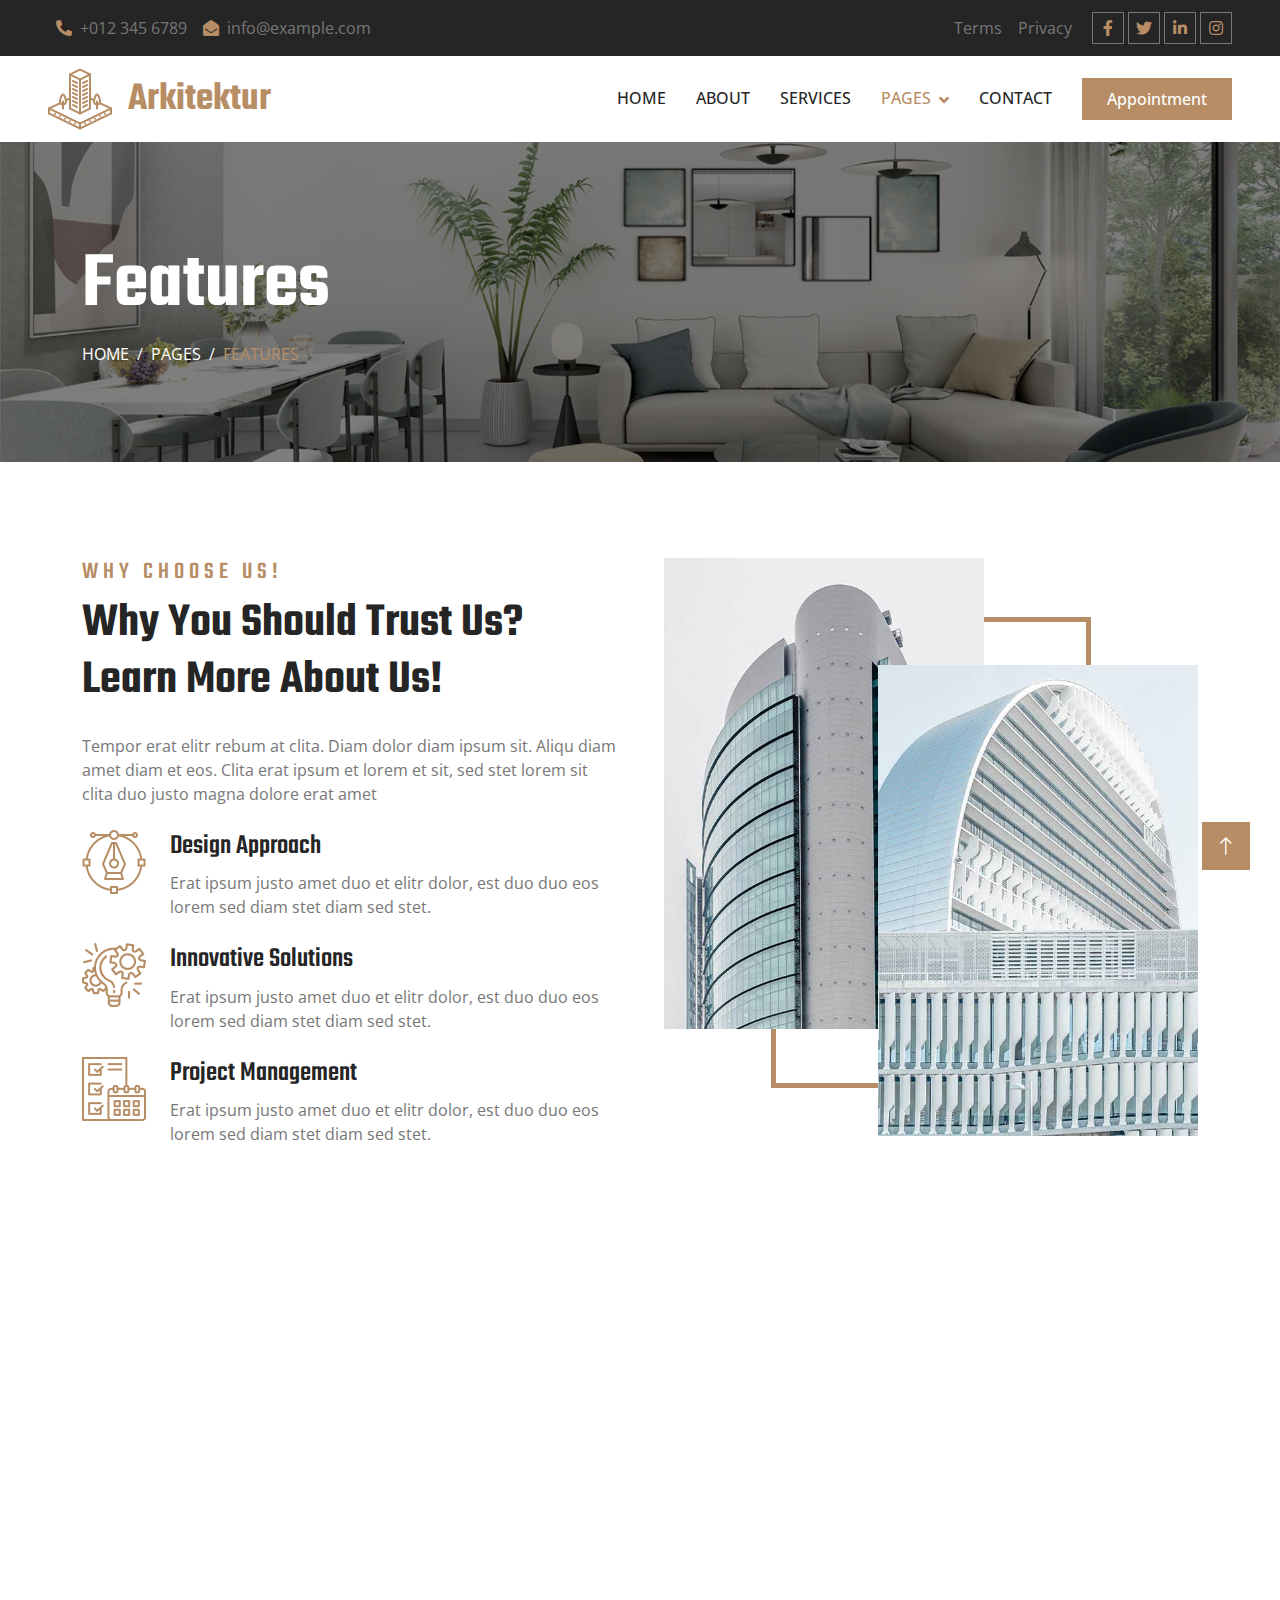
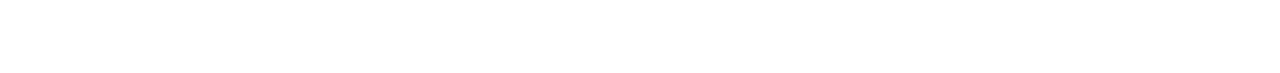
<file: feature.html>
<!DOCTYPE html>
<html lang="en">

<head>
    <meta charset="utf-8">
    <title>Arkitektur - Architecture HTML Template</title>
    <meta content="width=device-width, initial-scale=1.0" name="viewport">
    <meta content="" name="keywords">
    <meta content="" name="description">

    <!-- Favicon -->
    <link href="img/favicon.ico" rel="icon">

    <!-- Google Web Fonts -->
    <link rel="preconnect" href="https://fonts.googleapis.com">
    <link rel="preconnect" href="https://fonts.gstatic.com" crossorigin>
    <link href="https://fonts.googleapis.com/css2?family=Open+Sans:wght@400;500;600&family=Teko:wght@400;500;600&display=swap" rel="stylesheet">

    <!-- Icon Font Stylesheet -->
    <link href="https://cdnjs.cloudflare.com/ajax/libs/font-awesome/5.10.0/css/all.min.css" rel="stylesheet">
    <link href="https://cdn.jsdelivr.net/npm/bootstrap-icons@1.4.1/font/bootstrap-icons.css" rel="stylesheet">

    <!-- Libraries Stylesheet -->
    <link href="lib/animate/animate.min.css" rel="stylesheet">
    <link href="lib/owlcarousel/assets/owl.carousel.min.css" rel="stylesheet">
    <link href="lib/tempusdominus/css/tempusdominus-bootstrap-4.min.css" rel="stylesheet" />

    <!-- Customized Bootstrap Stylesheet -->
    <link href="css/bootstrap.min.css" rel="stylesheet">

    <!-- Template Stylesheet -->
    <link href="css/style.css" rel="stylesheet">
</head>

<body>
    <!-- Spinner Start -->
    <div id="spinner" class="show bg-white position-fixed translate-middle w-100 vh-100 top-50 start-50 d-flex align-items-center justify-content-center">
        <div class="spinner-border position-relative text-primary" style="width: 6rem; height: 6rem;" role="status"></div>
        <img class="position-absolute top-50 start-50 translate-middle" src="img/icons/icon-1.png" alt="Icon">
    </div>
    <!-- Spinner End -->


    <!-- Topbar Start -->
    <div class="container-fluid bg-dark p-0 wow fadeIn" data-wow-delay="0.1s">
        <div class="row gx-0 d-none d-lg-flex">
            <div class="col-lg-7 px-5 text-start">
                <div class="h-100 d-inline-flex align-items-center py-3 me-3">
                    <a class="text-body px-2" href="tel:+0123456789"><i class="fa fa-phone-alt text-primary me-2"></i>+012 345 6789</a>
                    <a class="text-body px-2" href="mailto:info@example.com"><i class="fa fa-envelope-open text-primary me-2"></i>info@example.com</a>
                </div>
            </div>
            <div class="col-lg-5 px-5 text-end">
                <div class="h-100 d-inline-flex align-items-center py-3 me-2">
                    <a class="text-body px-2" href="">Terms</a>
                    <a class="text-body px-2" href="">Privacy</a>
                </div>
                <div class="h-100 d-inline-flex align-items-center">
                    <a class="btn btn-sm-square btn-outline-body me-1" href=""><i class="fab fa-facebook-f"></i></a>
                    <a class="btn btn-sm-square btn-outline-body me-1" href=""><i class="fab fa-twitter"></i></a>
                    <a class="btn btn-sm-square btn-outline-body me-1" href=""><i class="fab fa-linkedin-in"></i></a>
                    <a class="btn btn-sm-square btn-outline-body me-0" href=""><i class="fab fa-instagram"></i></a>
                </div>
            </div>
        </div>
    </div>
    <!-- Topbar End -->


    <!-- Navbar Start -->
    <nav class="navbar navbar-expand-lg bg-white navbar-light sticky-top py-lg-0 px-lg-5 wow fadeIn" data-wow-delay="0.1s">
        <a href="index.html" class="navbar-brand ms-4 ms-lg-0">
            <h1 class="text-primary m-0"><img class="me-3" src="img/icons/icon-1.png" alt="Icon">Arkitektur</h1>
        </a>
        <button type="button" class="navbar-toggler me-4" data-bs-toggle="collapse" data-bs-target="#navbarCollapse">
            <span class="navbar-toggler-icon"></span>
        </button>
        <div class="collapse navbar-collapse" id="navbarCollapse">
            <div class="navbar-nav ms-auto p-4 p-lg-0">
                <a href="index.html" class="nav-item nav-link">Home</a>
                <a href="about.html" class="nav-item nav-link">About</a>
                <a href="service.html" class="nav-item nav-link">Services</a>
                <div class="nav-item dropdown">
                    <a href="#" class="nav-link dropdown-toggle active" data-bs-toggle="dropdown">Pages</a>
                    <div class="dropdown-menu border-0 m-0">
                        <a href="feature.html" class="dropdown-item active">Our Features</a>
                        <a href="project.html" class="dropdown-item">Our Projects</a>
                        <a href="team.html" class="dropdown-item">Team Members</a>
                        <a href="appointment.html" class="dropdown-item">Appointment</a>
                        <a href="testimonial.html" class="dropdown-item">Testimonial</a>
                        <a href="404.html" class="dropdown-item">404 Page</a>
                    </div>
                </div>
                <a href="contact.html" class="nav-item nav-link">Contact</a>
            </div>
            <a href="" class="btn btn-primary py-2 px-4 d-none d-lg-block">Appointment</a>
        </div>
    </nav>
    <!-- Navbar End -->


    <!-- Page Header Start -->
    <div class="container-fluid page-header py-5 mb-5 wow fadeIn" data-wow-delay="0.1s">
        <div class="container py-5">
            <h1 class="display-1 text-white animated slideInDown">Features</h1>
            <nav aria-label="breadcrumb animated slideInDown">
                <ol class="breadcrumb text-uppercase mb-0">
                    <li class="breadcrumb-item"><a class="text-white" href="#">Home</a></li>
                    <li class="breadcrumb-item"><a class="text-white" href="#">Pages</a></li>
                    <li class="breadcrumb-item text-primary active" aria-current="page">Features</li>
                </ol>
            </nav>
        </div>
    </div>
    <!-- Page Header End -->


    <!-- Feature Start -->
    <div class="container-xxl py-5">
        <div class="container">
            <div class="row g-5">
                <div class="col-lg-6 wow fadeInUp" data-wow-delay="0.1s">
                    <h4 class="section-title">Why Choose Us!</h4>
                    <h1 class="display-5 mb-4">Why You Should Trust Us? Learn More About Us!</h1>
                    <p class="mb-4">Tempor erat elitr rebum at clita. Diam dolor diam ipsum sit. Aliqu diam amet diam et eos. Clita erat ipsum et lorem et sit, sed stet lorem sit clita duo justo magna dolore erat amet</p>
                    <div class="row g-4">
                        <div class="col-12">
                            <div class="d-flex align-items-start">
                                <img class="flex-shrink-0" src="img/icons/icon-2.png" alt="Icon">
                                <div class="ms-4">
                                    <h3>Design Approach</h3>
                                    <p class="mb-0">Erat ipsum justo amet duo et elitr dolor, est duo duo eos lorem sed diam stet diam sed stet.</p>
                                </div>
                            </div>
                        </div>
                        <div class="col-12">
                            <div class="d-flex align-items-start">
                                <img class="flex-shrink-0" src="img/icons/icon-3.png" alt="Icon">
                                <div class="ms-4">
                                    <h3>Innovative Solutions</h3>
                                    <p class="mb-0">Erat ipsum justo amet duo et elitr dolor, est duo duo eos lorem sed diam stet diam sed stet.</p>
                                </div>
                            </div>
                        </div>
                        <div class="col-12">
                            <div class="d-flex align-items-start">
                                <img class="flex-shrink-0" src="img/icons/icon-4.png" alt="Icon">
                                <div class="ms-4">
                                    <h3>Project Management</h3>
                                    <p class="mb-0">Erat ipsum justo amet duo et elitr dolor, est duo duo eos lorem sed diam stet diam sed stet.</p>
                                </div>
                            </div>
                        </div>
                    </div>
                </div>
                <div class="col-lg-6 wow fadeInUp" data-wow-delay="0.5s">
                    <div class="feature-img">
                        <img class="img-fluid" src="img/about-2.jpg" alt="">
                        <img class="img-fluid" src="img/about-1.jpg" alt="">
                    </div>
                </div>
            </div>
        </div>
    </div>
    <!-- Feature End -->
        

    <!-- Footer Start -->
    <div class="container-fluid bg-dark text-body footer mt-5 pt-5 px-0 wow fadeIn" data-wow-delay="0.1s">
        <div class="container py-5">
            <div class="row g-5">
                <div class="col-lg-3 col-md-6">
                    <h3 class="text-light mb-4">Address</h3>
                    <p class="mb-2"><i class="fa fa-map-marker-alt text-primary me-3"></i>123 Street, New York, USA</p>
                    <p class="mb-2"><i class="fa fa-phone-alt text-primary me-3"></i>+012 345 67890</p>
                    <p class="mb-2"><i class="fa fa-envelope text-primary me-3"></i>info@example.com</p>
                    <div class="d-flex pt-2">
                        <a class="btn btn-square btn-outline-body me-1" href=""><i class="fab fa-twitter"></i></a>
                        <a class="btn btn-square btn-outline-body me-1" href=""><i class="fab fa-facebook-f"></i></a>
                        <a class="btn btn-square btn-outline-body me-1" href=""><i class="fab fa-youtube"></i></a>
                        <a class="btn btn-square btn-outline-body me-0" href=""><i class="fab fa-linkedin-in"></i></a>
                    </div>
                </div>
                <div class="col-lg-3 col-md-6">
                    <h3 class="text-light mb-4">Services</h3>
                    <a class="btn btn-link" href="">Architecture</a>
                    <a class="btn btn-link" href="">3D Animation</a>
                    <a class="btn btn-link" href="">House Planning</a>
                    <a class="btn btn-link" href="">Interior Design</a>
                    <a class="btn btn-link" href="">Construction</a>
                </div>
                <div class="col-lg-3 col-md-6">
                    <h3 class="text-light mb-4">Quick Links</h3>
                    <a class="btn btn-link" href="">About Us</a>
                    <a class="btn btn-link" href="">Contact Us</a>
                    <a class="btn btn-link" href="">Our Services</a>
                    <a class="btn btn-link" href="">Terms & Condition</a>
                    <a class="btn btn-link" href="">Support</a>
                </div>
                <div class="col-lg-3 col-md-6">
                    <h3 class="text-light mb-4">Newsletter</h3>
                    <p>Dolor amet sit justo amet elitr clita ipsum elitr est.</p>
                    <div class="position-relative mx-auto" style="max-width: 400px;">
                        <input class="form-control bg-transparent w-100 py-3 ps-4 pe-5" type="text" placeholder="Your email">
                        <button type="button" class="btn btn-primary py-2 position-absolute top-0 end-0 mt-2 me-2">SignUp</button>
                    </div>
                </div>
            </div>
        </div>
        <div class="container-fluid copyright">
            <div class="container">
                <div class="row">
                    <div class="col-md-6 text-center text-md-start mb-3 mb-md-0">
                        &copy; <a href="#">Your Site Name</a>, All Right Reserved.
                    </div>
                    <div class="col-md-6 text-center text-md-end">
                        <!--/*** This template is free as long as you keep the footer author’s credit link/attribution link/backlink. If you'd like to use the template without the footer author’s credit link/attribution link/backlink, you can purchase the Credit Removal License from "https://htmlcodex.com/credit-removal". Thank you for your support. ***/-->
                        Designed By <a href="https://htmlcodex.com">HTML Codex</a>
                    </div>
                </div>
            </div>
        </div>
    </div>
    <!-- Footer End -->


    <!-- Back to Top -->
    <a href="#" class="btn btn-lg btn-primary btn-lg-square back-to-top"><i class="bi bi-arrow-up"></i></a>


    <!-- JavaScript Libraries -->
    <script src="https://code.jquery.com/jquery-3.4.1.min.js"></script>
    <script src="https://cdn.jsdelivr.net/npm/bootstrap@5.0.0/dist/js/bootstrap.bundle.min.js"></script>
    <script src="lib/wow/wow.min.js"></script>
    <script src="lib/easing/easing.min.js"></script>
    <script src="lib/waypoints/waypoints.min.js"></script>
    <script src="lib/counterup/counterup.min.js"></script>
    <script src="lib/owlcarousel/owl.carousel.min.js"></script>
    <script src="lib/tempusdominus/js/moment.min.js"></script>
    <script src="lib/tempusdominus/js/moment-timezone.min.js"></script>
    <script src="lib/tempusdominus/js/tempusdominus-bootstrap-4.min.js"></script>

    <!-- Template Javascript -->
    <script src="js/main.js"></script>
</body>

</html>
</file>
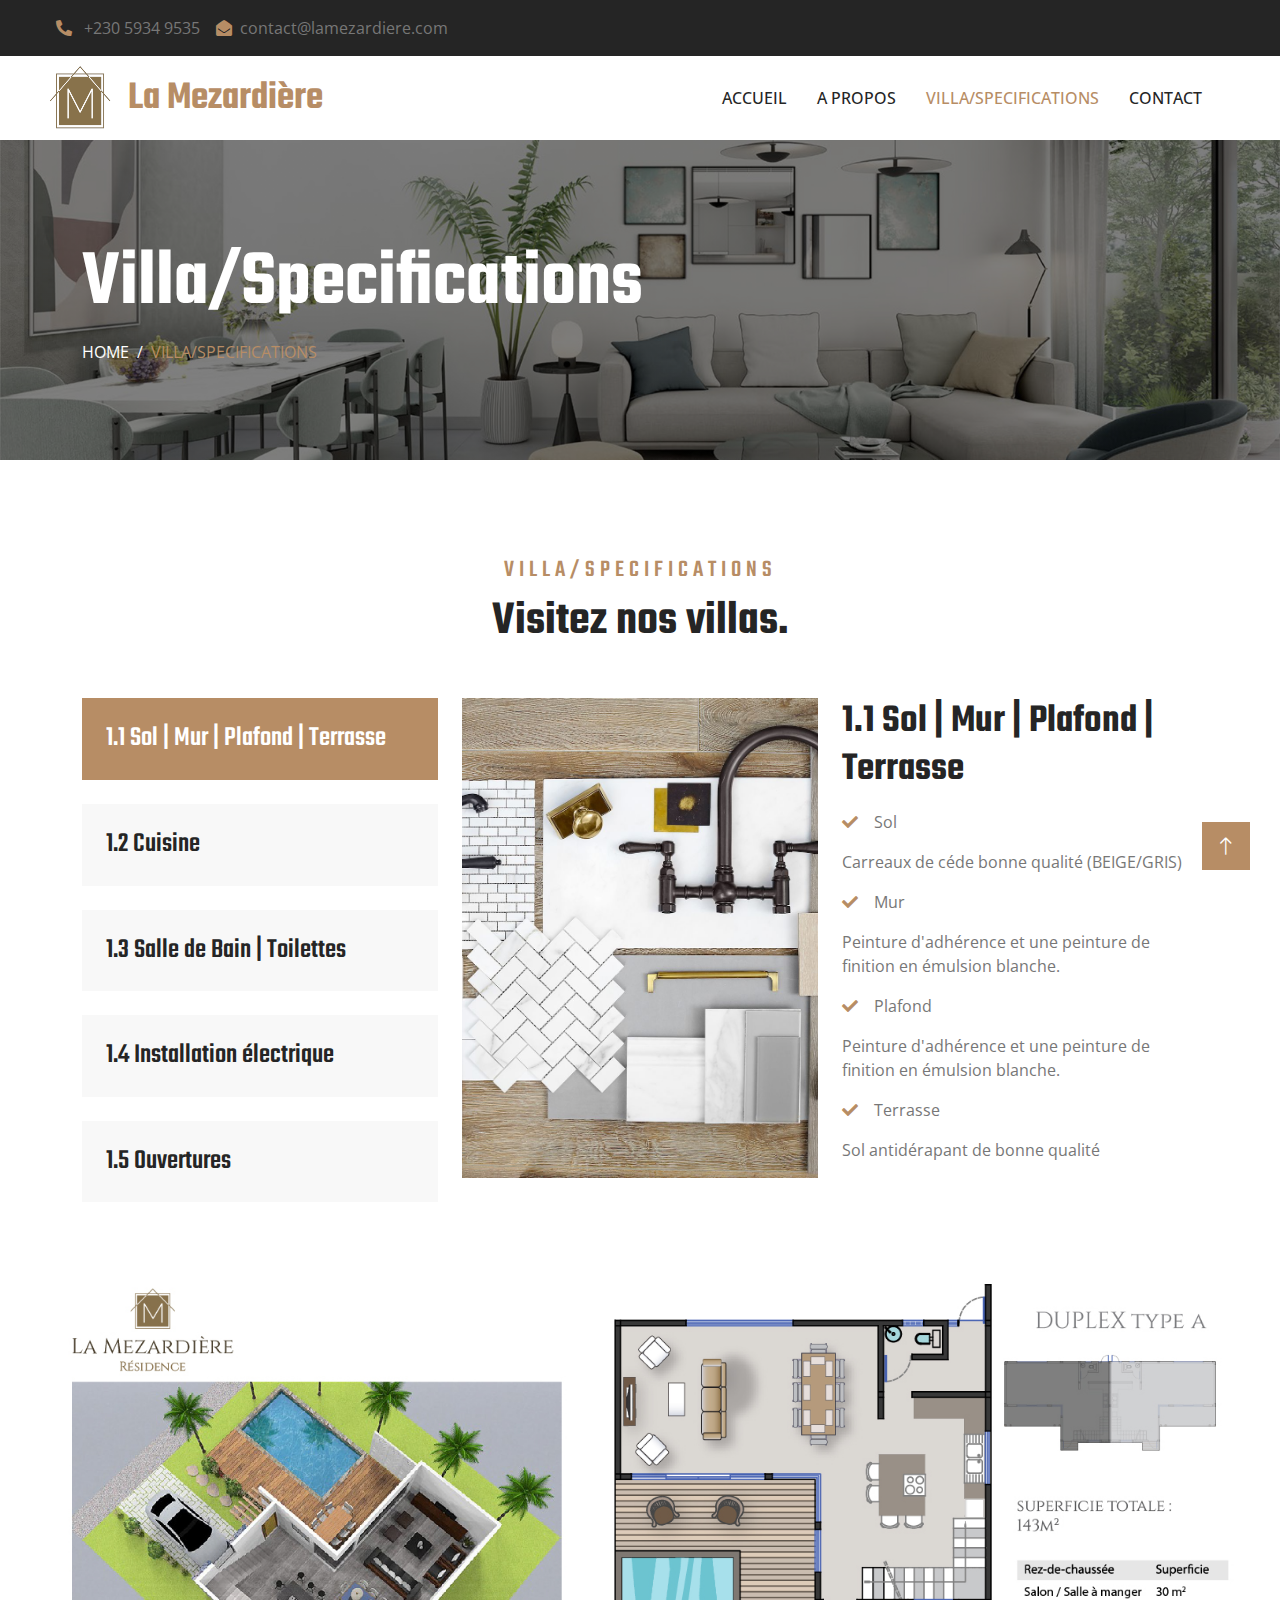
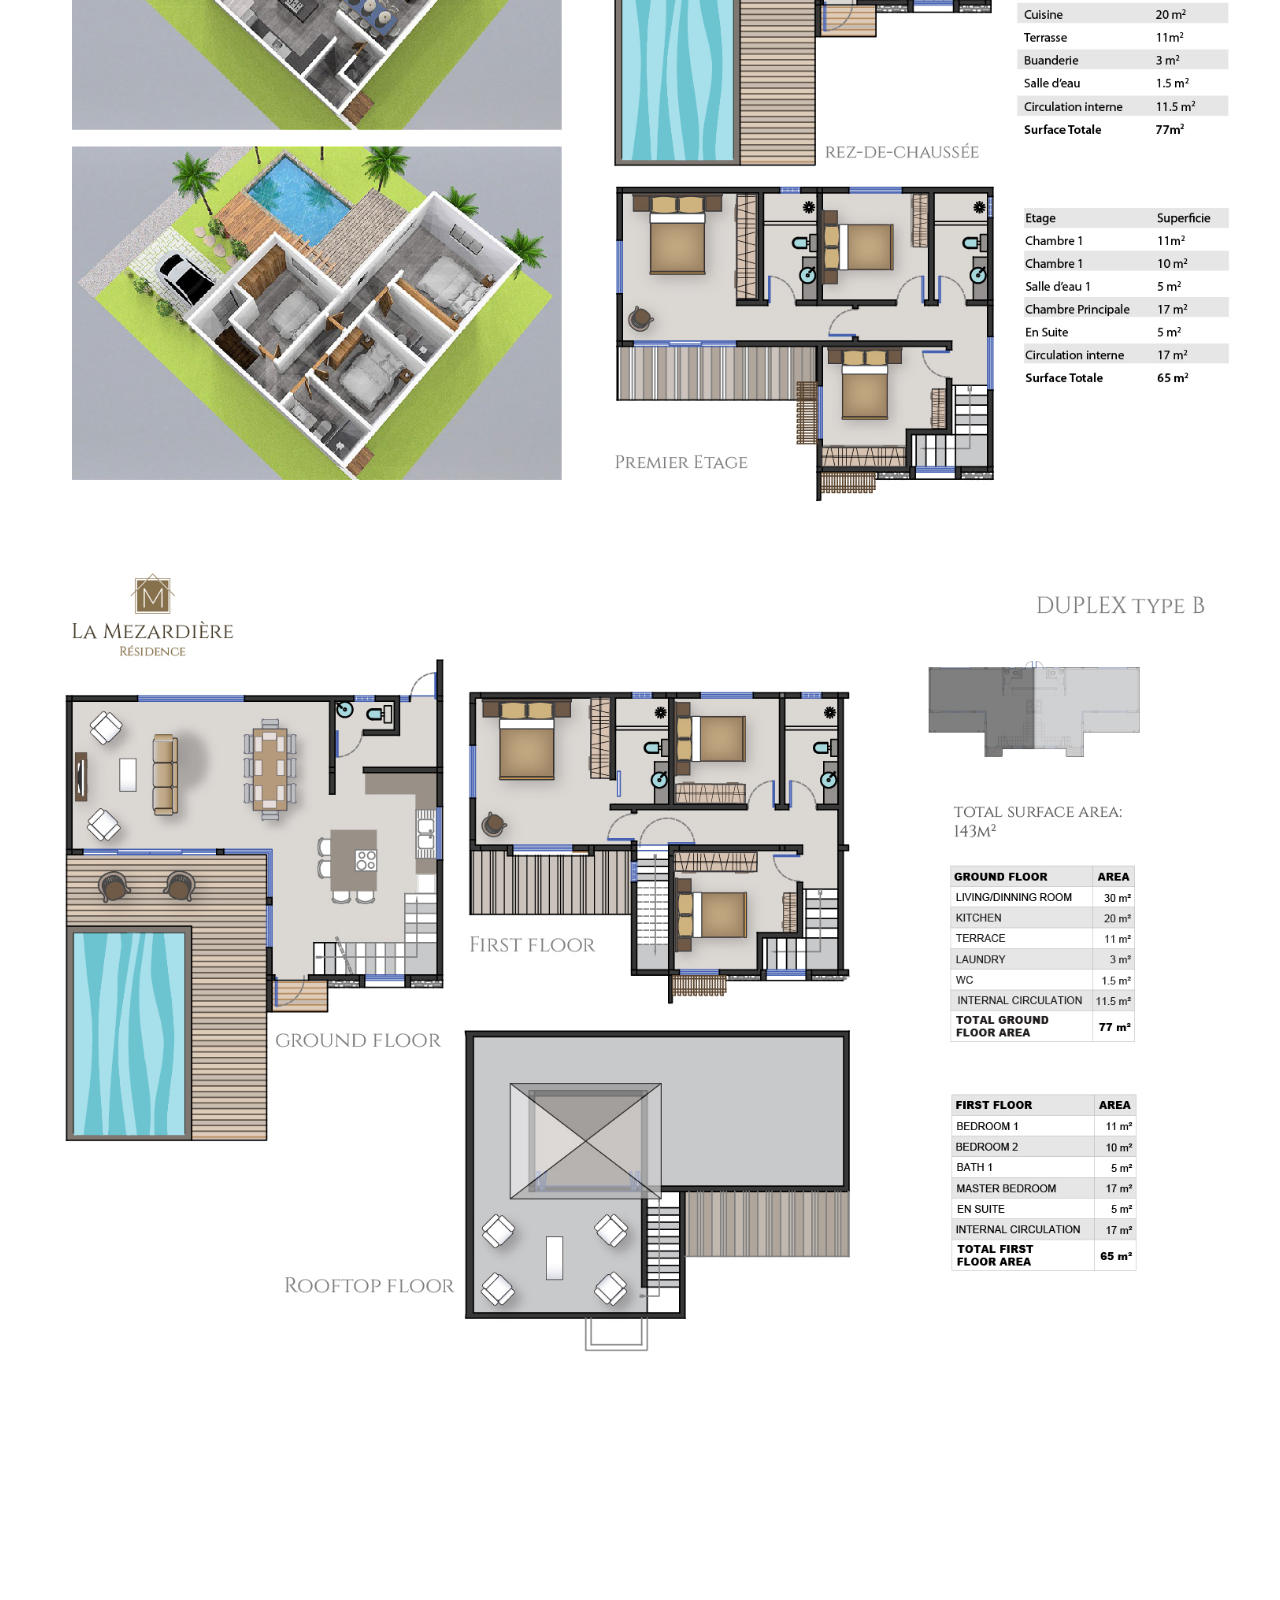
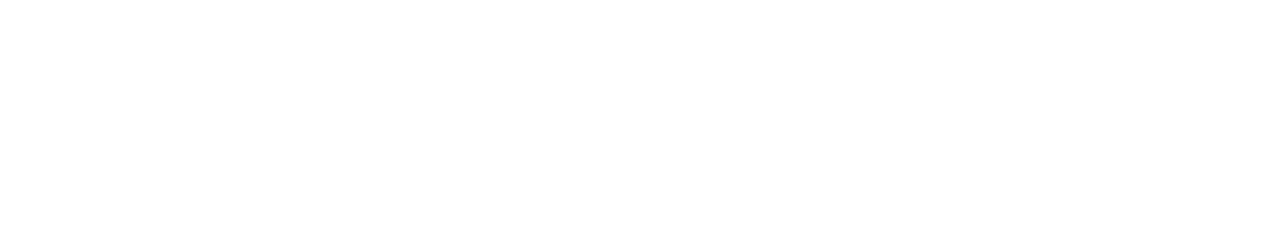
<file: project.html>
<!DOCTYPE html>
<html lang="fr">

<head>
    <meta charset="utf-8">
    <title>La Mezardière </title>
    <meta content="width=device-width, initial-scale=1.0" name="viewport">
    <meta content="" name="keywords">
    <meta content="" name="description">

    <!-- Favicon -->
    <link href="img/favicon.png" rel="icon">
    <!-- <link href="img/favicon.ico" rel="icon"> -->

    <!-- Google Web Fonts -->
    <link rel="preconnect" href="https://fonts.googleapis.com">
    <link rel="preconnect" href="https://fonts.gstatic.com" crossorigin>
    <link href="https://fonts.googleapis.com/css2?family=Open+Sans:wght@400;500;600&family=Teko:wght@400;500;600&display=swap" rel="stylesheet">

    <!-- Icon Font Stylesheet -->
    <link href="https://cdnjs.cloudflare.com/ajax/libs/font-awesome/5.10.0/css/all.min.css" rel="stylesheet">
    <link href="https://cdn.jsdelivr.net/npm/bootstrap-icons@1.4.1/font/bootstrap-icons.css" rel="stylesheet">

    <!-- Libraries Stylesheet -->
    <link href="lib/animate/animate.min.css" rel="stylesheet">
    <link href="lib/owlcarousel/assets/owl.carousel.min.css" rel="stylesheet">
    <link href="lib/tempusdominus/css/tempusdominus-bootstrap-4.min.css" rel="stylesheet" />

    <!-- Customized Bootstrap Stylesheet -->
    <link href="css/bootstrap.min.css" rel="stylesheet">

    <!-- Template Stylesheet -->
    <link href="css/style.css" rel="stylesheet">
<style>

</style>
     
</head>

<body>
    <!-- Spinner Start -->
    <div id="spinner" class="show bg-white position-fixed translate-middle w-100 vh-100 top-50 start-50 d-flex align-items-center justify-content-center">
        <div class="spinner-border position-relative text-primary" style="width: 6rem; height: 6rem;" role="status"></div>
        <img class="position-absolute top-50 start-50 translate-middle" src="img/icons/icon-1.png" alt="Icon">
    </div>
    <!-- Spinner End -->


    <!-- Topbar Start -->
    <div class="container-fluid bg-dark p-0 wow fadeIn" data-wow-delay="0.1s">
        <div class="row gx-0 d-none d-lg-flex">
            <div class="col-lg-7 px-5 text-start">
                <div class="h-100 d-inline-flex align-items-center py-3 me-3">
                    <a class="text-body px-2" href="tel:+230 5934 9535"><i class="fa fa-phone-alt text-primary me-2"></i> +230 5934 9535</a>
                    <a class="text-body px-2" href="mailto:contact@lamezardiere.com"><i class="fa fa-envelope-open text-primary me-2"></i>contact@lamezardiere.com</a>
                </div>
            </div>
             <div class="col-lg-5 px-5 text-end">
               <!-- <div class="h-100 d-inline-flex align-items-center py-3 me-2">
                    <a class="text-body px-2" href="">Terms</a>
                    <a class="text-body px-2" href="">Privacy</a>
                </div> -->
                <!-- <div class="h-100 d-inline-flex align-items-center">
                    <a class="btn btn-sm-square btn-outline-body me-1" href=""><i class="fab fa-facebook-f"></i></a>
                    <a class="btn btn-sm-square btn-outline-body me-1" href=""><i class="fab fa-twitter"></i></a>
                    <a class="btn btn-sm-square btn-outline-body me-1" href=""><i class="fab fa-linkedin-in"></i></a>
                    <a class="btn btn-sm-square btn-outline-body me-0" href=""><i class="fab fa-instagram"></i></a>
                </div> -->
            </div>
        </div>
    </div>
    <!-- Topbar End -->


    <!-- Navbar Start -->
    <nav class="navbar navbar-expand-lg bg-white navbar-light sticky-top py-lg-0 px-lg-5 wow fadeIn" data-wow-delay="0.1s">
        <a href="index.html" class="navbar-brand ms-4 ms-lg-0">
            <h1 class="text-primary m-0"><img class="me-3" src="img/icons/logoicon.png" alt="Icon">La Mezardière</h1>
        </a>
        <button type="button" class="navbar-toggler me-4" data-bs-toggle="collapse" data-bs-target="#navbarCollapse">
            <span class="navbar-toggler-icon"></span>
        </button>
        <div class="collapse navbar-collapse" id="navbarCollapse">
            <div class="navbar-nav ms-auto p-4 p-lg-0">
                <a href="index.html" class="nav-item nav-link">Accueil</a>
                <a href="about.html" class="nav-item nav-link">A Propos</a>
                <a href="project.html" class="nav-item nav-link active">Villa/Specifications</a> <!-- about -->
<!--                 <div class="nav-item dropdown">
                    <a href="#" class="nav-link dropdown-toggle" data-bs-toggle="dropdown">Pages</a>
                    <div class="dropdown-menu border-0 m-0">
                        <a href="feature.html" class="dropdown-item">Our Features</a>
                        <a href="project.html" class="dropdown-item">Our Projects</a>
                        <a href="team.html" class="dropdown-item">Team Members</a>
                        <a href="appointment.html" class="dropdown-item">Appointment</a>
                        <a href="testimonial.html" class="dropdown-item">Testimonial</a>
                        <a href="404.html" class="dropdown-item">404 Page</a>
                    </div>
                </div> -->
                <a href="contact.html" class="nav-item nav-link">Contact</a>
            </div>
            <!-- <a href="" class="btn btn-primary py-2 px-4 d-none d-lg-block">Appointment</a> -->
        </div>
    </nav>
    <!-- Navbar End -->


    <!-- Page Header Start -->
    <div class="container-fluid page-header py-5 mb-5 wow fadeIn" data-wow-delay="0.1s">
        <div class="container py-5">
            <h1 class="display-1 text-white animated slideInDown">Villa/Specifications</h1>
            <nav aria-label="breadcrumb animated slideInDown">
                <ol class="breadcrumb text-uppercase mb-0">
                    <li class="breadcrumb-item"><a class="text-white" href="index.html">Home</a></li>
                    <!-- <li class="breadcrumb-item"><a class="text-white" href="#">Pages</a></li> -->
                    <li class="breadcrumb-item text-primary active" aria-current="page">Villa/Specifications</li>
                </ol>
            </nav>
        </div>
    </div>
    <!-- Page Header End -->


    <!-- Project Start -->
    <div class="container-xxl project py-5">
        <div class="container">
            <div class="text-center mx-auto mb-5 wow fadeInUp" data-wow-delay="0.1s" style="max-width: 600px;">
                <h4 class="section-title">Villa/Specifications</h4>
                <h1 class="display-5 mb-4">Visitez nos villas.</h1>
            </div>
            <div class="row g-4 wow fadeInUp" data-wow-delay="0.3s">
                <div class="col-lg-4">
                    <div class="nav nav-pills d-flex justify-content-between w-100 h-100 me-4">
                        <button class="nav-link w-100 d-flex align-items-center text-start p-4 mb-4 active" data-bs-toggle="pill" data-bs-target="#tab-pane-1" type="button">
                            <h3 class="m-0">1.1 Sol | Mur | Plafond | Terrasse</h3>
                        </button>
                        <button class="nav-link w-100 d-flex align-items-center text-start p-4 mb-4" data-bs-toggle="pill" data-bs-target="#tab-pane-2" type="button">
                            <h3 class="m-0">1.2 Cuisine</h3>
                        </button>
                        <button class="nav-link w-100 d-flex align-items-center text-start p-4 mb-4" data-bs-toggle="pill" data-bs-target="#tab-pane-3" type="button">
                            <h3 class="m-0">1.3 Salle de Bain | Toilettes</h3>
                        </button>
                        <button class="nav-link w-100 d-flex align-items-center text-start p-4 mb-4" data-bs-toggle="pill" data-bs-target="#tab-pane-4" type="button">
                            <h3 class="m-0">1.4 Installation électrique</h3>
                        </button>
                        <button class="nav-link w-100 d-flex align-items-center text-start p-4 mb-0" data-bs-toggle="pill" data-bs-target="#tab-pane-5" type="button">
                            <h3 class="m-0">1.5 Ouvertures</h3>
                        </button>
                    </div>
                </div>
                <div class="col-lg-8">
                    <div class="tab-content w-100">
                        <div class="tab-pane fade show active" id="tab-pane-1">
                            <div class="row g-4">
                                <div class="col-md-6" style="min-height: 350px;">
                                    <div class="position-relative h-100">
                                        <img class="position-absolute img-fluid w-100 h-100" src="img/Specification fond.jpg"
                                            style="object-fit: cover;" alt="">
                                    </div>
                                </div>
                                <div class="col-md-6">
                                    <h1 class="mb-3">1.1 Sol | Mur | Plafond | Terrasse</h1>
                                    <p><i class="fa fa-check text-primary me-3"></i>Sol</p>
                                    <p>Carreaux de céde bonne qualité (BEIGE/GRIS)</p>
                                    <p><i class="fa fa-check text-primary me-3"></i>Mur</p>
                                    <p>Peinture d'adhérence et une peinture de finition en émulsion blanche.</p>
                                    <p><i class="fa fa-check text-primary me-3"></i>Plafond</p>
                                    <p>Peinture d'adhérence et une peinture de finition en émulsion blanche.</p>
                                    <p><i class="fa fa-check text-primary me-3"></i>Terrasse</p>
                                    <p>Sol antidérapant de bonne qualité</p>
                                    <!-- <a href="" class="btn btn-primary py-3 px-5 mt-3">Read More</a> -->
                                </div>
                            </div>
                        </div>
                        <div class="tab-pane fade" id="tab-pane-2">
                            <div class="row g-4">
                                <div class="col-md-6" style="min-height: 350px;">
                                    <div class="position-relative h-100">
                                        <img class="position-absolute img-fluid w-100 h-100" src="img/Specification fond.jpg"
                                            style="object-fit: cover;" alt="">
                                    </div>
                                </div>
                                <div class="col-md-6">
                                    <h1 class="mb-3">1.2 Cuisine</h1>
                                    <p><i class="fa fa-check text-primary me-3"></i>Table de cuisine</p>
                                    <p><i class="fa fa-check text-primary me-3"></i>Cuisine moderne, le meuble bas seulement</p>
                                    <p><i class="fa fa-check text-primary me-3"></i>Évier à double cuvette en inox</p>
                                    <p><i class="fa fa-check text-primary me-3"></i>Robinetde bonne qualité</p>
                                    <!-- <a href="" class="btn btn-primary py-3 px-5 mt-3">Read More</a> -->
                                </div>
                            </div>
                        </div>
                        <div class="tab-pane fade" id="tab-pane-3">
                            <div class="row g-4">
                                <div class="col-md-6" style="min-height: 350px;">
                                    <div class="position-relative h-100">
                                        <img class="position-absolute img-fluid w-100 h-100" src="img/Specification fond.jpg"
                                            style="object-fit: cover;" alt="">
                                    </div>
                                </div>
                                <div class="col-md-6">
                                    <h1 class="mb-3">1.3 Salle de Bain | Toilettes</h1>
                                    <p><i class="fa fa-check text-primary me-3"></i>Sanitaires et robinets blancs de bonne qualité</p>
                                    <p><i class="fa fa-check text-primary me-3"></i>Carreaux en céramique pour les sols de taille 10cm par 10cm</p>
                                    <p><i class="fa fa-check text-primary me-3"></i>Carreaux en céramique installés dans le bac à douche</p>
                                    <p><i class="fa fa-check text-primary me-3"></i>Carreaux muraux de 60 cm sur 30 cm Salle de bain</p>
                                    <!-- <a href="" class="btn btn-primary py-3 px-5 mt-3">Read More</a> -->
                                </div>
                            </div>
                        </div>
                        <div class="tab-pane fade" id="tab-pane-4">
                            <div class="row g-4">
                                <div class="col-md-6" style="min-height: 350px;">
                                    <div class="position-relative h-100">
                                        <img class="position-absolute img-fluid w-100 h-100" src="img/Specification fond.jpg"
                                            style="object-fit: cover;" alt="">
                                    </div>
                                </div>
                                <div class="col-md-6">
                                    <h1 class="mb-3">1.4 Installation électrique</h1>
                                    <p class="mb-4">Prise pour machine à laver<br>
Provision pour l'installation de la hotte de la cuisinière (le type de filtre doit être installé)<br>
1 Prise de courant pour le réfrigérateur<br>
2 prises doubles dans la cuisine<br>
2 prises doubles dans la salle à manger<br>
1 Prise double pour la télévision locale et disposition pour la télévision par satellite.<br>
2 Prises doubles dans le salon<br>
1 provision pour la lumière dans le plafond par pièce<br>
2 Prises doubles par chambre à coucher</p>
                                    <p><i class="fa fa-check text-primary me-3"></i>Antenne TV</p>
                                    <p>Une provision sera faite pour le satellite et la chaîne de télévision locale</p>
                                    <p><i class="fa fa-check text-primary me-3"></i>Point Téléphone</p>
                                    <p>Une prise téléphonique est prévue dans le salon.</p>
                                </div>
                            </div>
                        </div>
                        <div class="tab-pane fade" id="tab-pane-5">
                            <div class="row g-4">
                                <div class="col-md-6" style="min-height: 350px;">
                                    <div class="position-relative h-100">
                                        <img class="position-absolute img-fluid w-100 h-100" src="img/Specification fond.jpg"
                                            style="object-fit: cover;" alt="">
                                    </div>
                                </div>
                                <div class="col-md-6">
                                    <h1 class="mb-3">1.5 Overtures</h1>
                                    <p><i class="fa fa-check text-primary me-3"></i>Point d'entrée principale solide</p>
                                    <p><i class="fa fa-check text-primary me-3"></i>Fenêtre et porte avec verre clair de 4 mm</p>
                                    <p><i class="fa fa-check text-primary me-3"></i>Portes encastrées en bois peint en blanc</p>
                                </div>
                            </div>
                        </div>                        
                    </div>
                </div>
            </div>
        </div>
    </div>
    <!-- Project End -->

    <!--Slider-->
    <div class="container-fluid">
     <img class="img-fluid" src="img/Plan Villa01.jpg" alt="">
</div>
<div class="container-fluid">
     <img class="img-fluid" src="img/Plan Villa02.jpg" alt="">
</div>

    <!-- Slider end -->
        

    <!-- Footer Start -->
    <div class="container-fluid bg-dark text-body footer mt-5 pt-5 px-0 wow fadeIn" data-wow-delay="0.1s">
        <div class="container py-5">
            <div class="row g-5">
                <div class="col">
                    <h3 class="text-light mb-4">Address</h3>
                    <p class="mb-2"><i class="fa fa-map-marker-alt text-primary me-3"></i>La Mezardière Résidence, Arsenal, Ile Maurice</p>
                    <p class="mb-2"><i class="fa fa-phone-alt text-primary me-3"></i>+230 5934 9535</p>
                    <p class="mb-2"><i class="fa fa-envelope text-primary me-3"></i>contact@lamezardiere.com</p>
                    <!-- <div class="d-flex pt-2">
                        <a class="btn btn-square btn-outline-body me-1" href=""><i class="fab fa-twitter"></i></a>
                        <a class="btn btn-square btn-outline-body me-1" href=""><i class="fab fa-facebook-f"></i></a>
                        <a class="btn btn-square btn-outline-body me-1" href=""><i class="fab fa-youtube"></i></a>
                        <a class="btn btn-square btn-outline-body me-0" href=""><i class="fab fa-linkedin-in"></i></a>
                    </div> -->
                </div>
                <!-- <div class="col-lg-3 col-md-6">
                    <h3 class="text-light mb-4">Services</h3>
                    <a class="btn btn-link" href="">Architecture</a>
                    <a class="btn btn-link" href="">3D Animation</a>
                    <a class="btn btn-link" href="">House Planning</a>
                    <a class="btn btn-link" href="">Interior Design</a>
                    <a class="btn btn-link" href="">Construction</a>
                </div> -->
                <div class="col">
                    <h3 class="text-light mb-4">Quick Links</h3>
                    <a class="btn btn-link" href="about.html">A Propos</a>
                    <a class="btn btn-link" href="contact.html">Contactez-nous</a>
                    <a class="btn btn-link" href="project.html">Specifications</a>
                    <!-- <a class="btn btn-link" href="">Terms & Condition</a>
                    <a class="btn btn-link" href="">Support</a> -->
                </div>
                <!-- <div class="col-lg-3 col-md-6">
                    <h3 class="text-light mb-4">Newsletter</h3>
                    <p>Dolor amet sit justo amet elitr clita ipsum elitr est.</p>
                    <div class="position-relative mx-auto" style="max-width: 400px;">
                        <input class="form-control bg-transparent w-100 py-3 ps-4 pe-5" type="text" placeholder="Your email">
                        <button type="button" class="btn btn-primary py-2 position-absolute top-0 end-0 mt-2 me-2">SignUp</button>
                    </div>
                </div> -->
            </div>
        </div>
        <div class="container-fluid copyright">
            <div class="container">
                <div class="row">
                    <div class="col-md-6 text-center text-md-start mb-3 mb-md-0">
                        &copy; <a href="#">La Mezardière Résidence</a>, All Right Reserved.
                    </div>
                    <div class="col-md-6 text-center text-md-end">
                        <!--/*** This template is free as long as you keep the footer author’s credit link/attribution link/backlink. If you'd like to use the template without the footer author’s credit link/attribution link/backlink, you can purchase the Credit Removal License from "https://htmlcodex.com/credit-removal". Thank you for your support. ***/-->
                        Designed By M-Unit</a>
                        <!-- <br> Distributed By: <a class="border-bottom" href="https://themewagon.com" target="_blank">ThemeWagon</a> -->
                    </div>
                </div>
            </div>
        </div>
    </div>
    <!-- Footer End -->


    <!-- Back to Top -->
    <a href="#" class="btn btn-lg btn-primary btn-lg-square back-to-top"><i class="bi bi-arrow-up"></i></a>


    <!-- JavaScript Libraries -->
    <script src="https://code.jquery.com/jquery-3.4.1.min.js"></script>
    <script src="https://cdn.jsdelivr.net/npm/bootstrap@5.0.0/dist/js/bootstrap.bundle.min.js"></script>
    <script src="lib/wow/wow.min.js"></script>
    <script src="lib/easing/easing.min.js"></script>
    <script src="lib/waypoints/waypoints.min.js"></script>
    <script src="lib/counterup/counterup.min.js"></script>
    <script src="lib/owlcarousel/owl.carousel.min.js"></script>
    <script src="lib/tempusdominus/js/moment.min.js"></script>
    <script src="lib/tempusdominus/js/moment-timezone.min.js"></script>
    <script src="lib/tempusdominus/js/tempusdominus-bootstrap-4.min.js"></script>

    <!-- Template Javascript -->
    <script src="js/main.js"></script>
</body>

</html>
</file>
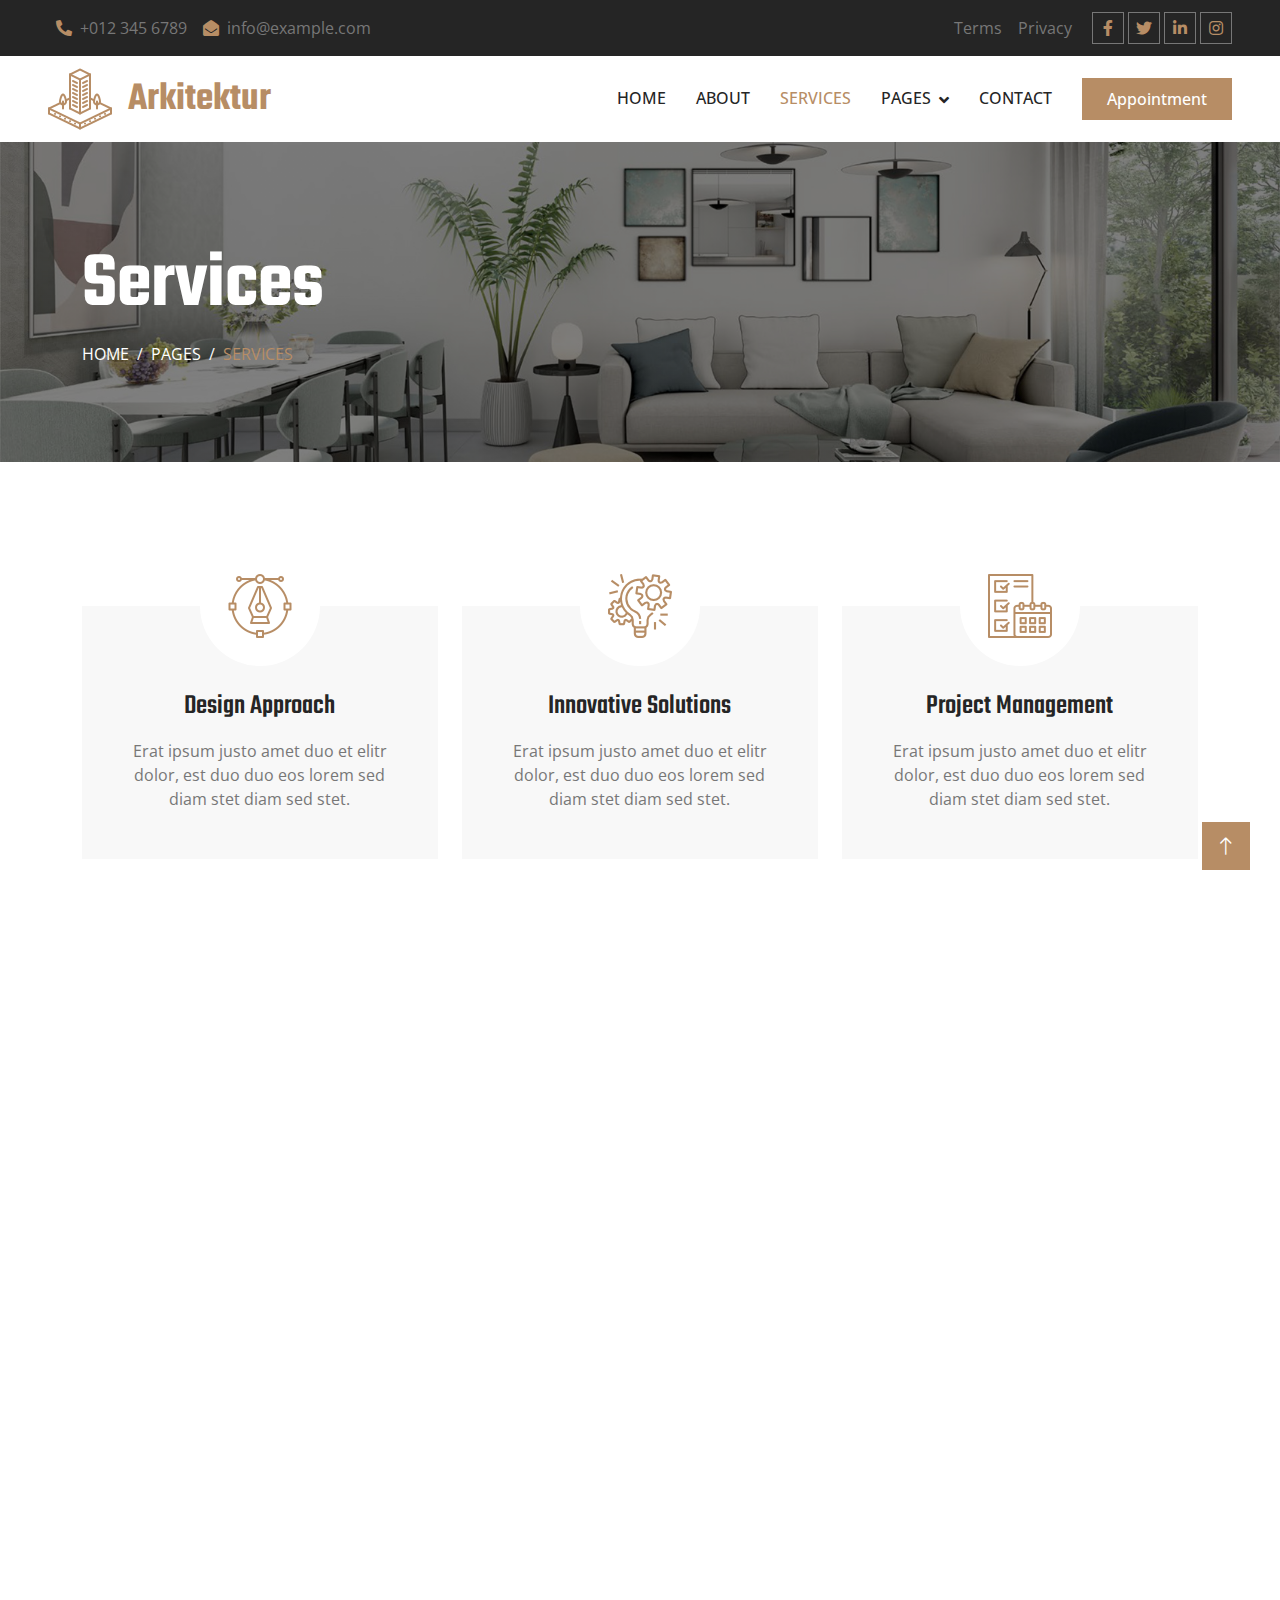
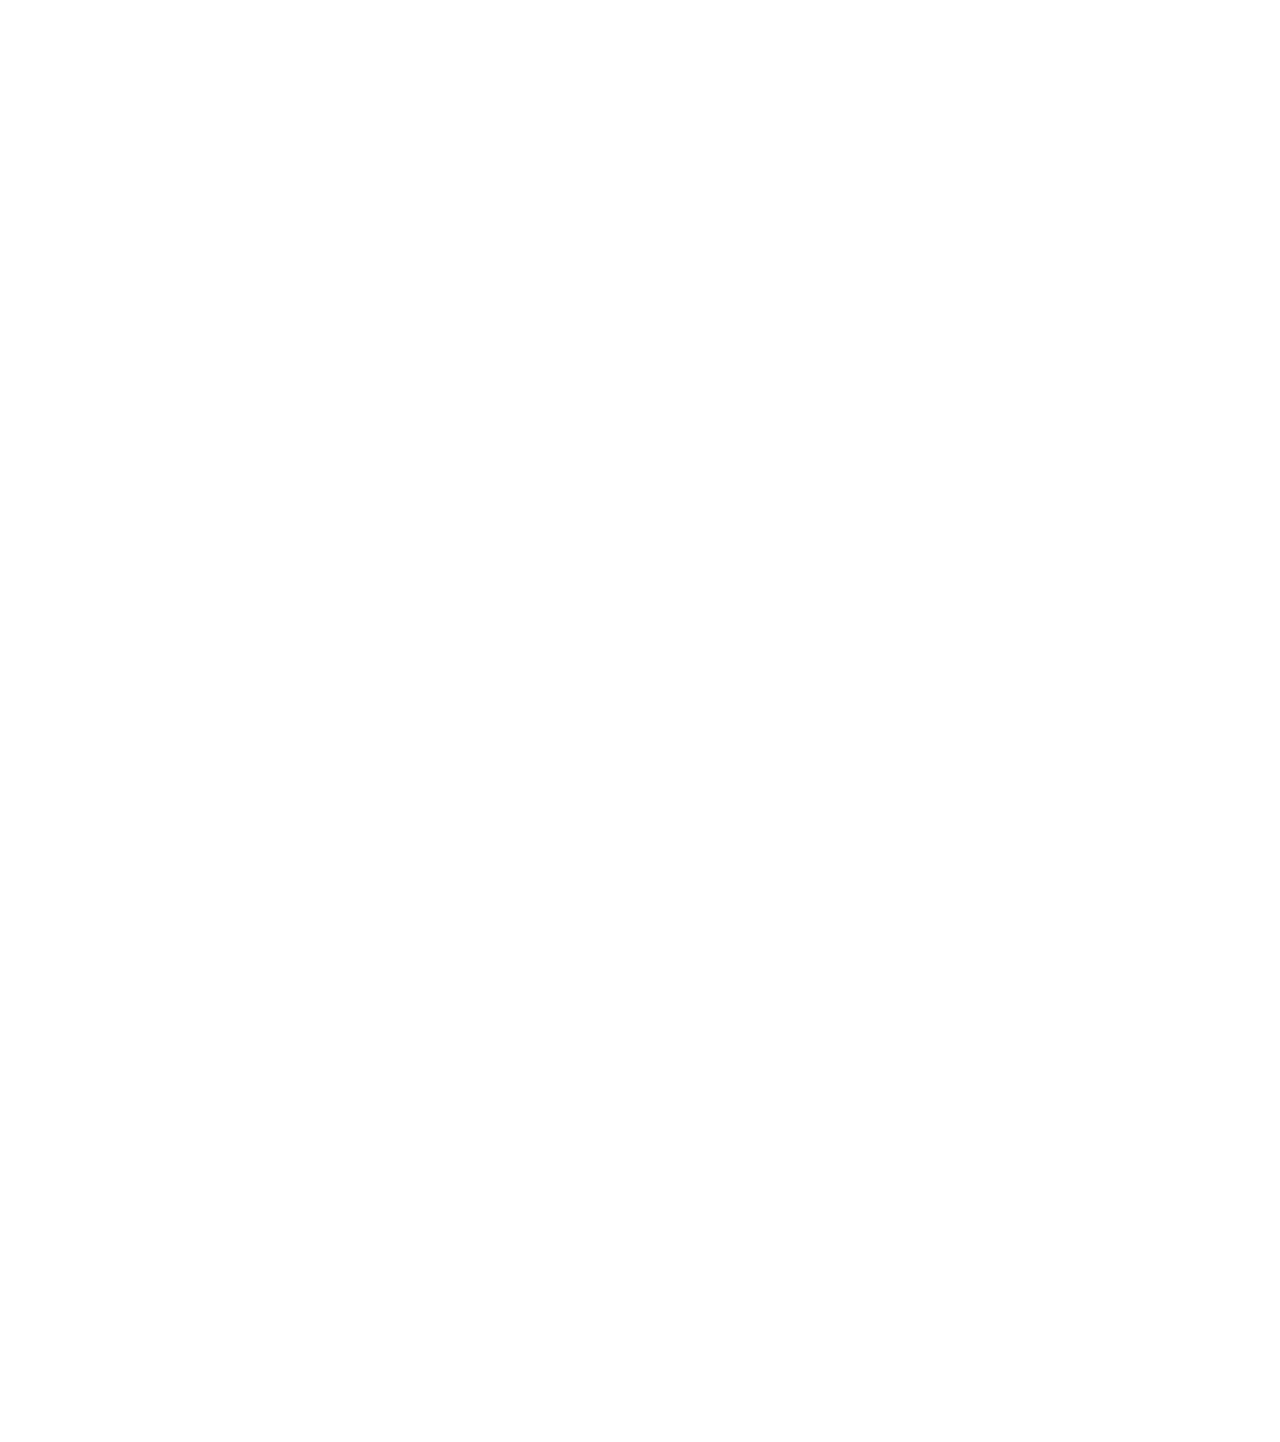
<file: service.html>
<!DOCTYPE html>
<html lang="en">

<head>
    <meta charset="utf-8">
    <title>Arkitektur - Architecture HTML Template</title>
    <meta content="width=device-width, initial-scale=1.0" name="viewport">
    <meta content="" name="keywords">
    <meta content="" name="description">

    <!-- Favicon -->
    <link href="img/favicon.ico" rel="icon">

    <!-- Google Web Fonts -->
    <link rel="preconnect" href="https://fonts.googleapis.com">
    <link rel="preconnect" href="https://fonts.gstatic.com" crossorigin>
    <link href="https://fonts.googleapis.com/css2?family=Open+Sans:wght@400;500;600&family=Teko:wght@400;500;600&display=swap" rel="stylesheet">

    <!-- Icon Font Stylesheet -->
    <link href="https://cdnjs.cloudflare.com/ajax/libs/font-awesome/5.10.0/css/all.min.css" rel="stylesheet">
    <link href="https://cdn.jsdelivr.net/npm/bootstrap-icons@1.4.1/font/bootstrap-icons.css" rel="stylesheet">

    <!-- Libraries Stylesheet -->
    <link href="lib/animate/animate.min.css" rel="stylesheet">
    <link href="lib/owlcarousel/assets/owl.carousel.min.css" rel="stylesheet">
    <link href="lib/tempusdominus/css/tempusdominus-bootstrap-4.min.css" rel="stylesheet" />

    <!-- Customized Bootstrap Stylesheet -->
    <link href="css/bootstrap.min.css" rel="stylesheet">

    <!-- Template Stylesheet -->
    <link href="css/style.css" rel="stylesheet">
</head>

<body>
    <!-- Spinner Start -->
    <div id="spinner" class="show bg-white position-fixed translate-middle w-100 vh-100 top-50 start-50 d-flex align-items-center justify-content-center">
        <div class="spinner-border position-relative text-primary" style="width: 6rem; height: 6rem;" role="status"></div>
        <img class="position-absolute top-50 start-50 translate-middle" src="img/icons/icon-1.png" alt="Icon">
    </div>
    <!-- Spinner End -->


    <!-- Topbar Start -->
    <div class="container-fluid bg-dark p-0 wow fadeIn" data-wow-delay="0.1s">
        <div class="row gx-0 d-none d-lg-flex">
            <div class="col-lg-7 px-5 text-start">
                <div class="h-100 d-inline-flex align-items-center py-3 me-3">
                    <a class="text-body px-2" href="tel:+0123456789"><i class="fa fa-phone-alt text-primary me-2"></i>+012 345 6789</a>
                    <a class="text-body px-2" href="mailto:info@example.com"><i class="fa fa-envelope-open text-primary me-2"></i>info@example.com</a>
                </div>
            </div>
            <div class="col-lg-5 px-5 text-end">
                <div class="h-100 d-inline-flex align-items-center py-3 me-2">
                    <a class="text-body px-2" href="">Terms</a>
                    <a class="text-body px-2" href="">Privacy</a>
                </div>
                <div class="h-100 d-inline-flex align-items-center">
                    <a class="btn btn-sm-square btn-outline-body me-1" href=""><i class="fab fa-facebook-f"></i></a>
                    <a class="btn btn-sm-square btn-outline-body me-1" href=""><i class="fab fa-twitter"></i></a>
                    <a class="btn btn-sm-square btn-outline-body me-1" href=""><i class="fab fa-linkedin-in"></i></a>
                    <a class="btn btn-sm-square btn-outline-body me-0" href=""><i class="fab fa-instagram"></i></a>
                </div>
            </div>
        </div>
    </div>
    <!-- Topbar End -->


    <!-- Navbar Start -->
    <nav class="navbar navbar-expand-lg bg-white navbar-light sticky-top py-lg-0 px-lg-5 wow fadeIn" data-wow-delay="0.1s">
        <a href="index.html" class="navbar-brand ms-4 ms-lg-0">
            <h1 class="text-primary m-0"><img class="me-3" src="img/icons/icon-1.png" alt="Icon">Arkitektur</h1>
        </a>
        <button type="button" class="navbar-toggler me-4" data-bs-toggle="collapse" data-bs-target="#navbarCollapse">
            <span class="navbar-toggler-icon"></span>
        </button>
        <div class="collapse navbar-collapse" id="navbarCollapse">
            <div class="navbar-nav ms-auto p-4 p-lg-0">
                <a href="index.html" class="nav-item nav-link">Home</a>
                <a href="about.html" class="nav-item nav-link">About</a>
                <a href="service.html" class="nav-item nav-link active">Services</a>
                <div class="nav-item dropdown">
                    <a href="#" class="nav-link dropdown-toggle" data-bs-toggle="dropdown">Pages</a>
                    <div class="dropdown-menu border-0 m-0">
                        <a href="feature.html" class="dropdown-item">Our Features</a>
                        <a href="project.html" class="dropdown-item">Our Projects</a>
                        <a href="team.html" class="dropdown-item">Team Members</a>
                        <a href="appointment.html" class="dropdown-item">Appointment</a>
                        <a href="testimonial.html" class="dropdown-item">Testimonial</a>
                        <a href="404.html" class="dropdown-item">404 Page</a>
                    </div>
                </div>
                <a href="contact.html" class="nav-item nav-link">Contact</a>
            </div>
            <a href="" class="btn btn-primary py-2 px-4 d-none d-lg-block">Appointment</a>
        </div>
    </nav>
    <!-- Navbar End -->


    <!-- Page Header Start -->
    <div class="container-fluid page-header py-5 mb-5 wow fadeIn" data-wow-delay="0.1s">
        <div class="container py-5">
            <h1 class="display-1 text-white animated slideInDown">Services</h1>
            <nav aria-label="breadcrumb animated slideInDown">
                <ol class="breadcrumb text-uppercase mb-0">
                    <li class="breadcrumb-item"><a class="text-white" href="#">Home</a></li>
                    <li class="breadcrumb-item"><a class="text-white" href="#">Pages</a></li>
                    <li class="breadcrumb-item text-primary active" aria-current="page">Services</li>
                </ol>
            </nav>
        </div>
    </div>
    <!-- Page Header End -->


    <!-- Facts Start -->
    <div class="container-xxl py-5">
        <div class="container pt-5">
            <div class="row g-4">
                <div class="col-lg-4 col-md-6 wow fadeInUp" data-wow-delay="0.1s">
                    <div class="fact-item text-center bg-light h-100 p-5 pt-0">
                        <div class="fact-icon">
                            <img src="img/icons/icon-2.png" alt="Icon">
                        </div>
                        <h3 class="mb-3">Design Approach</h3>
                        <p class="mb-0">Erat ipsum justo amet duo et elitr dolor, est duo duo eos lorem sed diam stet diam sed stet.</p>
                    </div>
                </div>
                <div class="col-lg-4 col-md-6 wow fadeInUp" data-wow-delay="0.3s">
                    <div class="fact-item text-center bg-light h-100 p-5 pt-0">
                        <div class="fact-icon">
                            <img src="img/icons/icon-3.png" alt="Icon">
                        </div>
                        <h3 class="mb-3">Innovative Solutions</h3>
                        <p class="mb-0">Erat ipsum justo amet duo et elitr dolor, est duo duo eos lorem sed diam stet diam sed stet.</p>
                    </div>
                </div>
                <div class="col-lg-4 col-md-6 wow fadeInUp" data-wow-delay="0.5s">
                    <div class="fact-item text-center bg-light h-100 p-5 pt-0">
                        <div class="fact-icon">
                            <img src="img/icons/icon-4.png" alt="Icon">
                        </div>
                        <h3 class="mb-3">Project Management</h3>
                        <p class="mb-0">Erat ipsum justo amet duo et elitr dolor, est duo duo eos lorem sed diam stet diam sed stet.</p>
                    </div>
                </div>
            </div>
        </div>
    </div>
    <!-- Facts End -->


    <!-- Service Start -->
    <div class="container-xxl py-5">
        <div class="container">
            <div class="text-center mx-auto mb-5 wow fadeInUp" data-wow-delay="0.1s" style="max-width: 600px;">
                <h4 class="section-title">Our Services</h4>
                <h1 class="display-5 mb-4">We Focused On Modern Architecture And Interior Design</h1>
            </div>
            <div class="row g-4">
                <div class="col-lg-4 col-md-6 wow fadeInUp" data-wow-delay="0.1s">
                    <div class="service-item d-flex position-relative text-center h-100">
                        <img class="bg-img" src="img/service-1.jpg" alt="">
                        <div class="service-text p-5">
                            <img class="mb-4" src="img/icons/icon-5.png" alt="Icon">
                            <h3 class="mb-3">Architecture</h3>
                            <p class="mb-4">Erat ipsum justo amet duo et elitr dolor, est duo duo eos lorem sed diam stet diam sed stet.</p>
                            <a class="btn" href=""><i class="fa fa-plus text-primary me-3"></i>Read More</a>
                        </div>
                    </div>
                </div>
                <div class="col-lg-4 col-md-6 wow fadeInUp" data-wow-delay="0.3s">
                    <div class="service-item d-flex position-relative text-center h-100">
                        <img class="bg-img" src="img/service-2.jpg" alt="">
                        <div class="service-text p-5">
                            <img class="mb-4" src="img/icons/icon-6.png" alt="Icon">
                            <h3 class="mb-3">3D Animation</h3>
                            <p class="mb-4">Erat ipsum justo amet duo et elitr dolor, est duo duo eos lorem sed diam stet diam sed stet.</p>
                            <a class="btn" href=""><i class="fa fa-plus text-primary me-3"></i>Read More</a>
                        </div>
                    </div>
                </div>
                <div class="col-lg-4 col-md-6 wow fadeInUp" data-wow-delay="0.5s">
                    <div class="service-item d-flex position-relative text-center h-100">
                        <img class="bg-img" src="img/service-3.jpg" alt="">
                        <div class="service-text p-5">
                            <img class="mb-4" src="img/icons/icon-7.png" alt="Icon">
                            <h3 class="mb-3">House Planning</h3>
                            <p class="mb-4">Erat ipsum justo amet duo et elitr dolor, est duo duo eos lorem sed diam stet diam sed stet.</p>
                            <a class="btn" href=""><i class="fa fa-plus text-primary me-3"></i>Read More</a>
                        </div>
                    </div>
                </div>
                <div class="col-lg-4 col-md-6 wow fadeInUp" data-wow-delay="0.1s">
                    <div class="service-item d-flex position-relative text-center h-100">
                        <img class="bg-img" src="img/service-4.jpg" alt="">
                        <div class="service-text p-5">
                            <img class="mb-4" src="img/icons/icon-8.png" alt="Icon">
                            <h3 class="mb-3">Interior Design</h3>
                            <p class="mb-4">Erat ipsum justo amet duo et elitr dolor, est duo duo eos lorem sed diam stet diam sed stet.</p>
                            <a class="btn" href=""><i class="fa fa-plus text-primary me-3"></i>Read More</a>
                        </div>
                    </div>
                </div>
                <div class="col-lg-4 col-md-6 wow fadeInUp" data-wow-delay="0.3s">
                    <div class="service-item d-flex position-relative text-center h-100">
                        <img class="bg-img" src="img/service-5.jpg" alt="">
                        <div class="service-text p-5">
                            <img class="mb-4" src="img/icons/icon-9.png" alt="Icon">
                            <h3 class="mb-3">Renovation</h3>
                            <p class="mb-4">Erat ipsum justo amet duo et elitr dolor, est duo duo eos lorem sed diam stet diam sed stet.</p>
                            <a class="btn" href=""><i class="fa fa-plus text-primary me-3"></i>Read More</a>
                        </div>
                    </div>
                </div>
                <div class="col-lg-4 col-md-6 wow fadeInUp" data-wow-delay="0.5s">
                    <div class="service-item d-flex position-relative text-center h-100">
                        <img class="bg-img" src="img/service-6.jpg" alt="">
                        <div class="service-text p-5">
                            <img class="mb-4" src="img/icons/icon-10.png" alt="Icon">
                            <h3 class="mb-3">Construction</h3>
                            <p class="mb-4">Erat ipsum justo amet duo et elitr dolor, est duo duo eos lorem sed diam stet diam sed stet.</p>
                            <a class="btn" href=""><i class="fa fa-plus text-primary me-3"></i>Read More</a>
                        </div>
                    </div>
                </div>
            </div>
        </div>
    </div>
    <!-- Service End -->


    <!-- Testimonial Start -->
    <div class="container-xxl py-5">
        <div class="container">
            <div class="text-center mx-auto mb-5 wow fadeInUp" data-wow-delay="0.1s" style="max-width: 600px;">
                <h4 class="section-title">Testimonial</h4>
                <h1 class="display-5 mb-4">Thousands Of Customers Who Trust Us And Our Services</h1>
            </div>
            <div class="owl-carousel testimonial-carousel wow fadeInUp" data-wow-delay="0.1s">
                <div class="testimonial-item text-center" data-dot="<img class='img-fluid' src='img/testimonial-1.jpg' alt=''>">
                    <p class="fs-5">Clita clita tempor justo dolor ipsum amet kasd amet duo justo duo duo labore sed sed. Magna ut diam sit et amet stet eos sed clita erat magna elitr erat sit sit erat at rebum justo sea clita.</p>
                    <h3>Client Name</h3>
                    <span class="text-primary">Profession</span>
                </div>
                <div class="testimonial-item text-center" data-dot="<img class='img-fluid' src='img/testimonial-2.jpg' alt=''>">
                    <p class="fs-5">Clita clita tempor justo dolor ipsum amet kasd amet duo justo duo duo labore sed sed. Magna ut diam sit et amet stet eos sed clita erat magna elitr erat sit sit erat at rebum justo sea clita.</p>
                    <h3>Client Name</h3>
                    <span class="text-primary">Profession</span>
                </div>
                <div class="testimonial-item text-center" data-dot="<img class='img-fluid' src='img/testimonial-3.jpg' alt=''>">
                    <p class="fs-5">Clita clita tempor justo dolor ipsum amet kasd amet duo justo duo duo labore sed sed. Magna ut diam sit et amet stet eos sed clita erat magna elitr erat sit sit erat at rebum justo sea clita.</p>
                    <h3>Client Name</h3>
                    <span class="text-primary">Profession</span>
                </div>
            </div>      
        </div>
    </div>
    <!-- Testimonial End -->
        

    <!-- Footer Start -->
    <div class="container-fluid bg-dark text-body footer mt-5 pt-5 px-0 wow fadeIn" data-wow-delay="0.1s">
        <div class="container py-5">
            <div class="row g-5">
                <div class="col-lg-3 col-md-6">
                    <h3 class="text-light mb-4">Address</h3>
                    <p class="mb-2"><i class="fa fa-map-marker-alt text-primary me-3"></i>123 Street, New York, USA</p>
                    <p class="mb-2"><i class="fa fa-phone-alt text-primary me-3"></i>+012 345 67890</p>
                    <p class="mb-2"><i class="fa fa-envelope text-primary me-3"></i>info@example.com</p>
                    <div class="d-flex pt-2">
                        <a class="btn btn-square btn-outline-body me-1" href=""><i class="fab fa-twitter"></i></a>
                        <a class="btn btn-square btn-outline-body me-1" href=""><i class="fab fa-facebook-f"></i></a>
                        <a class="btn btn-square btn-outline-body me-1" href=""><i class="fab fa-youtube"></i></a>
                        <a class="btn btn-square btn-outline-body me-0" href=""><i class="fab fa-linkedin-in"></i></a>
                    </div>
                </div>
                <div class="col-lg-3 col-md-6">
                    <h3 class="text-light mb-4">Services</h3>
                    <a class="btn btn-link" href="">Architecture</a>
                    <a class="btn btn-link" href="">3D Animation</a>
                    <a class="btn btn-link" href="">House Planning</a>
                    <a class="btn btn-link" href="">Interior Design</a>
                    <a class="btn btn-link" href="">Construction</a>
                </div>
                <div class="col-lg-3 col-md-6">
                    <h3 class="text-light mb-4">Quick Links</h3>
                    <a class="btn btn-link" href="">About Us</a>
                    <a class="btn btn-link" href="">Contact Us</a>
                    <a class="btn btn-link" href="">Our Services</a>
                    <a class="btn btn-link" href="">Terms & Condition</a>
                    <a class="btn btn-link" href="">Support</a>
                </div>
                <div class="col-lg-3 col-md-6">
                    <h3 class="text-light mb-4">Newsletter</h3>
                    <p>Dolor amet sit justo amet elitr clita ipsum elitr est.</p>
                    <div class="position-relative mx-auto" style="max-width: 400px;">
                        <input class="form-control bg-transparent w-100 py-3 ps-4 pe-5" type="text" placeholder="Your email">
                        <button type="button" class="btn btn-primary py-2 position-absolute top-0 end-0 mt-2 me-2">SignUp</button>
                    </div>
                </div>
            </div>
        </div>
        <div class="container-fluid copyright">
            <div class="container">
                <div class="row">
                    <div class="col-md-6 text-center text-md-start mb-3 mb-md-0">
                        &copy; <a href="#">Your Site Name</a>, All Right Reserved.
                    </div>
                    <div class="col-md-6 text-center text-md-end">
                        <!--/*** This template is free as long as you keep the footer author’s credit link/attribution link/backlink. If you'd like to use the template without the footer author’s credit link/attribution link/backlink, you can purchase the Credit Removal License from "https://htmlcodex.com/credit-removal". Thank you for your support. ***/-->
                        Designed By <a href="https://htmlcodex.com">HTML Codex</a>
                    </div>
                </div>
            </div>
        </div>
    </div>
    <!-- Footer End -->


    <!-- Back to Top -->
    <a href="#" class="btn btn-lg btn-primary btn-lg-square back-to-top"><i class="bi bi-arrow-up"></i></a>


    <!-- JavaScript Libraries -->
    <script src="https://code.jquery.com/jquery-3.4.1.min.js"></script>
    <script src="https://cdn.jsdelivr.net/npm/bootstrap@5.0.0/dist/js/bootstrap.bundle.min.js"></script>
    <script src="lib/wow/wow.min.js"></script>
    <script src="lib/easing/easing.min.js"></script>
    <script src="lib/waypoints/waypoints.min.js"></script>
    <script src="lib/counterup/counterup.min.js"></script>
    <script src="lib/owlcarousel/owl.carousel.min.js"></script>
    <script src="lib/tempusdominus/js/moment.min.js"></script>
    <script src="lib/tempusdominus/js/moment-timezone.min.js"></script>
    <script src="lib/tempusdominus/js/tempusdominus-bootstrap-4.min.js"></script>

    <!-- Template Javascript -->
    <script src="js/main.js"></script>
</body>

</html>
</file>
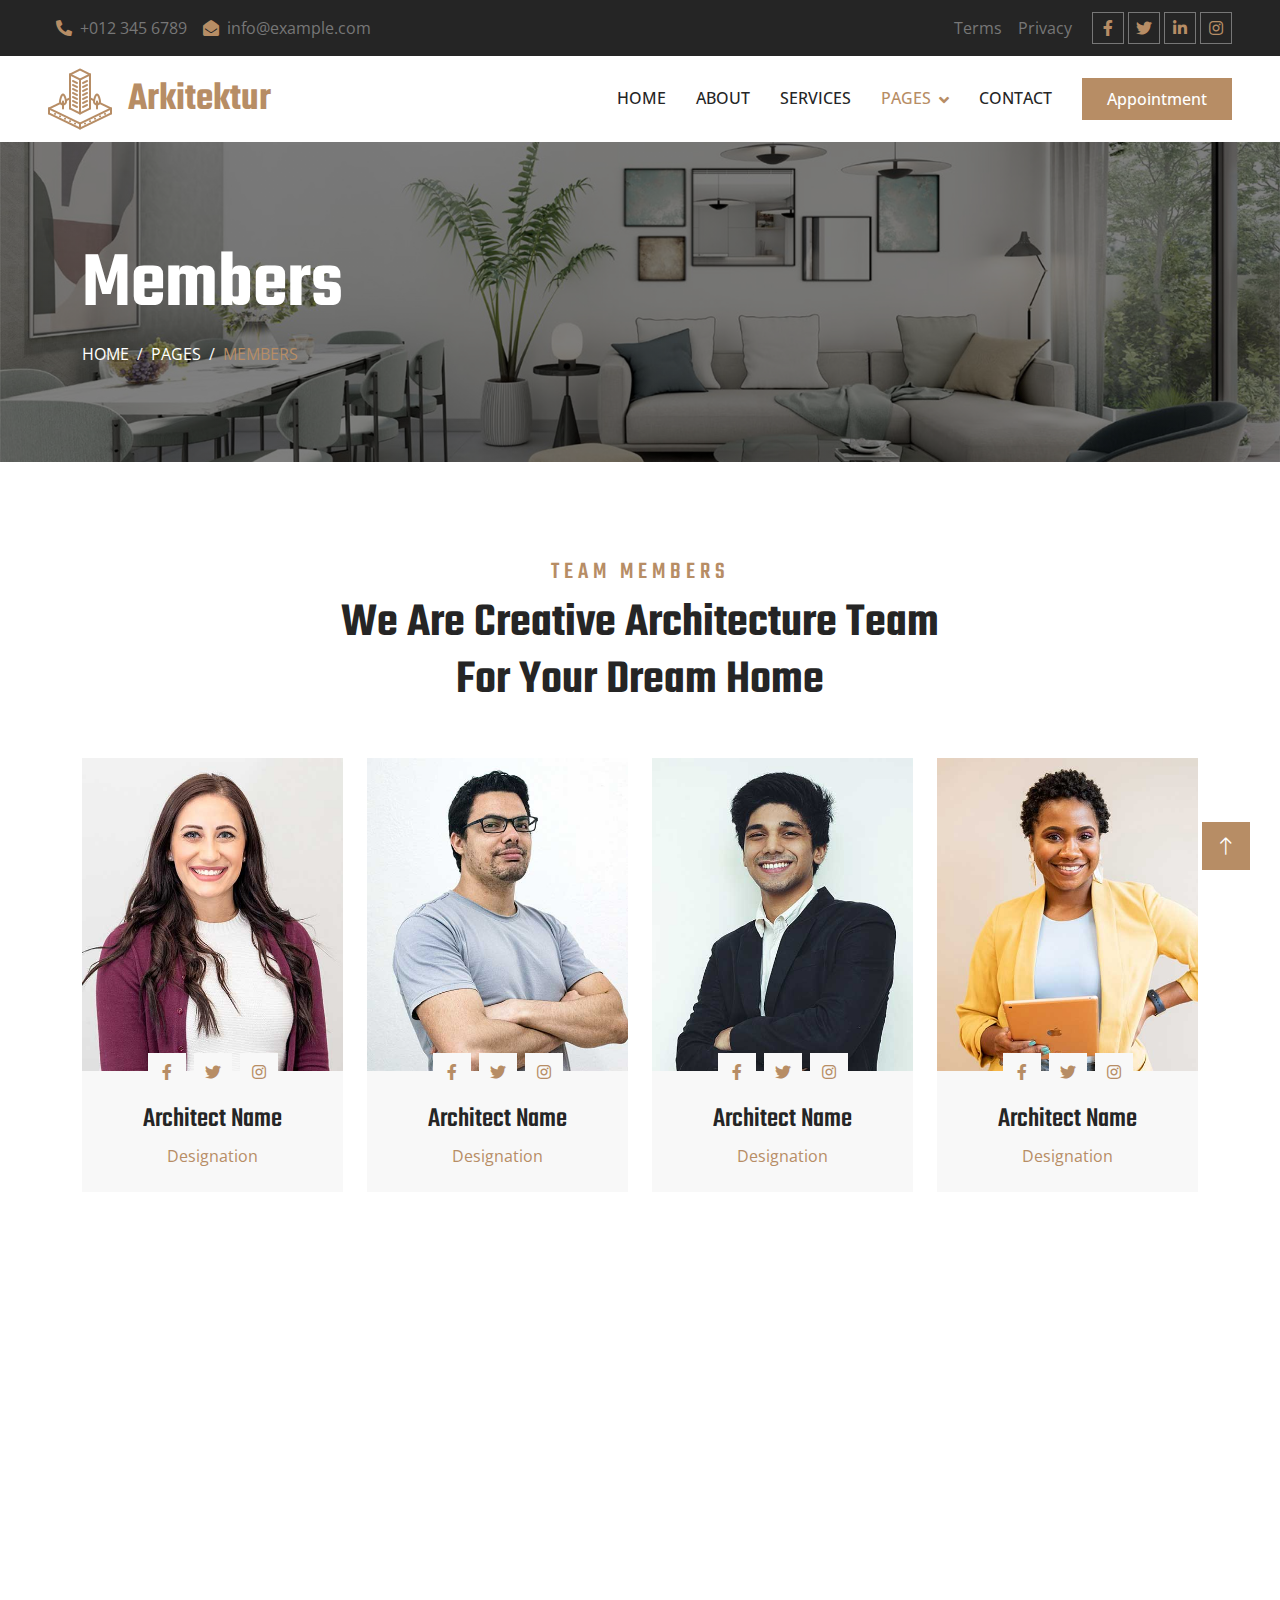
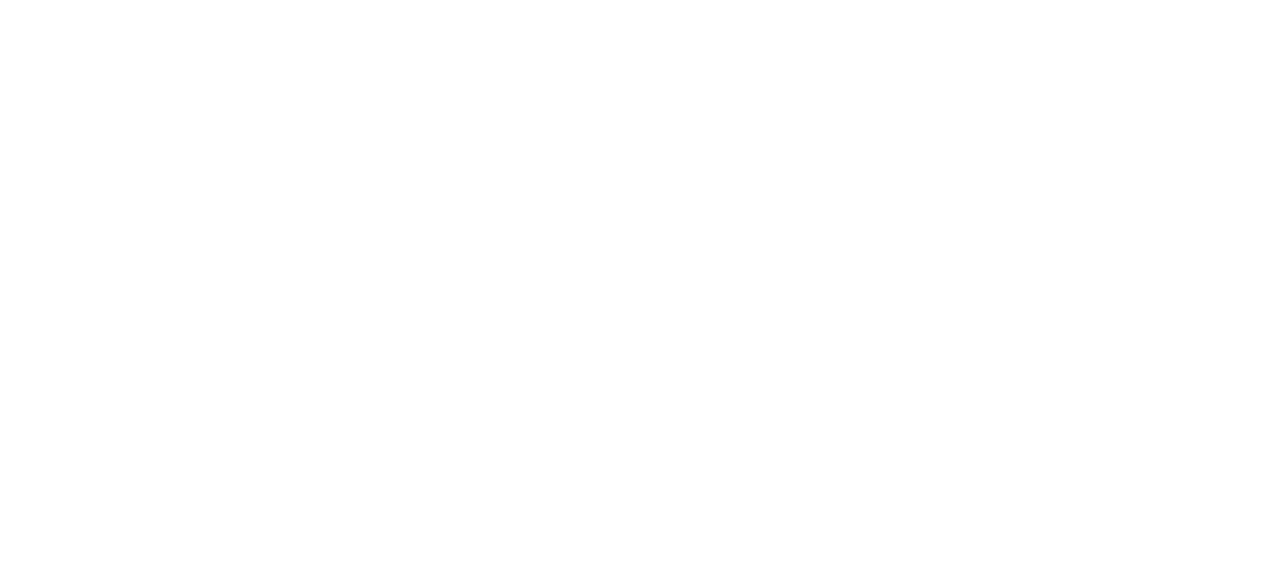
<file: team.html>
<!DOCTYPE html>
<html lang="en">

<head>
    <meta charset="utf-8">
    <title>Arkitektur - Architecture HTML Template</title>
    <meta content="width=device-width, initial-scale=1.0" name="viewport">
    <meta content="" name="keywords">
    <meta content="" name="description">

    <!-- Favicon -->
    <link href="img/favicon.ico" rel="icon">

    <!-- Google Web Fonts -->
    <link rel="preconnect" href="https://fonts.googleapis.com">
    <link rel="preconnect" href="https://fonts.gstatic.com" crossorigin>
    <link href="https://fonts.googleapis.com/css2?family=Open+Sans:wght@400;500;600&family=Teko:wght@400;500;600&display=swap" rel="stylesheet">

    <!-- Icon Font Stylesheet -->
    <link href="https://cdnjs.cloudflare.com/ajax/libs/font-awesome/5.10.0/css/all.min.css" rel="stylesheet">
    <link href="https://cdn.jsdelivr.net/npm/bootstrap-icons@1.4.1/font/bootstrap-icons.css" rel="stylesheet">

    <!-- Libraries Stylesheet -->
    <link href="lib/animate/animate.min.css" rel="stylesheet">
    <link href="lib/owlcarousel/assets/owl.carousel.min.css" rel="stylesheet">
    <link href="lib/tempusdominus/css/tempusdominus-bootstrap-4.min.css" rel="stylesheet" />

    <!-- Customized Bootstrap Stylesheet -->
    <link href="css/bootstrap.min.css" rel="stylesheet">

    <!-- Template Stylesheet -->
    <link href="css/style.css" rel="stylesheet">
</head>

<body>
    <!-- Spinner Start -->
    <div id="spinner" class="show bg-white position-fixed translate-middle w-100 vh-100 top-50 start-50 d-flex align-items-center justify-content-center">
        <div class="spinner-border position-relative text-primary" style="width: 6rem; height: 6rem;" role="status"></div>
        <img class="position-absolute top-50 start-50 translate-middle" src="img/icons/icon-1.png" alt="Icon">
    </div>
    <!-- Spinner End -->


    <!-- Topbar Start -->
    <div class="container-fluid bg-dark p-0 wow fadeIn" data-wow-delay="0.1s">
        <div class="row gx-0 d-none d-lg-flex">
            <div class="col-lg-7 px-5 text-start">
                <div class="h-100 d-inline-flex align-items-center py-3 me-3">
                    <a class="text-body px-2" href="tel:+0123456789"><i class="fa fa-phone-alt text-primary me-2"></i>+012 345 6789</a>
                    <a class="text-body px-2" href="mailto:info@example.com"><i class="fa fa-envelope-open text-primary me-2"></i>info@example.com</a>
                </div>
            </div>
            <div class="col-lg-5 px-5 text-end">
                <div class="h-100 d-inline-flex align-items-center py-3 me-2">
                    <a class="text-body px-2" href="">Terms</a>
                    <a class="text-body px-2" href="">Privacy</a>
                </div>
                <div class="h-100 d-inline-flex align-items-center">
                    <a class="btn btn-sm-square btn-outline-body me-1" href=""><i class="fab fa-facebook-f"></i></a>
                    <a class="btn btn-sm-square btn-outline-body me-1" href=""><i class="fab fa-twitter"></i></a>
                    <a class="btn btn-sm-square btn-outline-body me-1" href=""><i class="fab fa-linkedin-in"></i></a>
                    <a class="btn btn-sm-square btn-outline-body me-0" href=""><i class="fab fa-instagram"></i></a>
                </div>
            </div>
        </div>
    </div>
    <!-- Topbar End -->


    <!-- Navbar Start -->
    <nav class="navbar navbar-expand-lg bg-white navbar-light sticky-top py-lg-0 px-lg-5 wow fadeIn" data-wow-delay="0.1s">
        <a href="index.html" class="navbar-brand ms-4 ms-lg-0">
            <h1 class="text-primary m-0"><img class="me-3" src="img/icons/icon-1.png" alt="Icon">Arkitektur</h1>
        </a>
        <button type="button" class="navbar-toggler me-4" data-bs-toggle="collapse" data-bs-target="#navbarCollapse">
            <span class="navbar-toggler-icon"></span>
        </button>
        <div class="collapse navbar-collapse" id="navbarCollapse">
            <div class="navbar-nav ms-auto p-4 p-lg-0">
                <a href="index.html" class="nav-item nav-link">Home</a>
                <a href="about.html" class="nav-item nav-link">About</a>
                <a href="service.html" class="nav-item nav-link">Services</a>
                <div class="nav-item dropdown">
                    <a href="#" class="nav-link dropdown-toggle active" data-bs-toggle="dropdown">Pages</a>
                    <div class="dropdown-menu border-0 m-0">
                        <a href="feature.html" class="dropdown-item">Our Features</a>
                        <a href="project.html" class="dropdown-item">Our Projects</a>
                        <a href="team.html" class="dropdown-item active">Team Members</a>
                        <a href="appointment.html" class="dropdown-item">Appointment</a>
                        <a href="testimonial.html" class="dropdown-item">Testimonial</a>
                        <a href="404.html" class="dropdown-item">404 Page</a>
                    </div>
                </div>
                <a href="contact.html" class="nav-item nav-link">Contact</a>
            </div>
            <a href="" class="btn btn-primary py-2 px-4 d-none d-lg-block">Appointment</a>
        </div>
    </nav>
    <!-- Navbar End -->


    <!-- Page Header Start -->
    <div class="container-fluid page-header py-5 mb-5 wow fadeIn" data-wow-delay="0.1s">
        <div class="container py-5">
            <h1 class="display-1 text-white animated slideInDown">Members</h1>
            <nav aria-label="breadcrumb animated slideInDown">
                <ol class="breadcrumb text-uppercase mb-0">
                    <li class="breadcrumb-item"><a class="text-white" href="#">Home</a></li>
                    <li class="breadcrumb-item"><a class="text-white" href="#">Pages</a></li>
                    <li class="breadcrumb-item text-primary active" aria-current="page">Members</li>
                </ol>
            </nav>
        </div>
    </div>
    <!-- Page Header End -->


    <!-- Team Start -->
    <div class="container-xxl py-5">
        <div class="container">
            <div class="text-center mx-auto mb-5 wow fadeInUp" data-wow-delay="0.1s" style="max-width: 600px;">
                <h4 class="section-title">Team Members</h4>
                <h1 class="display-5 mb-4">We Are Creative Architecture Team For Your Dream Home</h1>
            </div>
            <div class="row g-0 team-items">
                <div class="col-lg-3 col-md-6 wow fadeInUp" data-wow-delay="0.1s">
                    <div class="team-item position-relative">
                        <div class="position-relative">
                            <img class="img-fluid" src="img/team-1.jpg" alt="">
                            <div class="team-social text-center">
                                <a class="btn btn-square" href=""><i class="fab fa-facebook-f"></i></a>
                                <a class="btn btn-square" href=""><i class="fab fa-twitter"></i></a>
                                <a class="btn btn-square" href=""><i class="fab fa-instagram"></i></a>
                            </div>
                        </div>
                        <div class="bg-light text-center p-4">
                            <h3 class="mt-2">Architect Name</h3>
                            <span class="text-primary">Designation</span>
                        </div>
                    </div>
                </div>
                <div class="col-lg-3 col-md-6 wow fadeInUp" data-wow-delay="0.3s">
                    <div class="team-item position-relative">
                        <div class="position-relative">
                            <img class="img-fluid" src="img/team-2.jpg" alt="">
                            <div class="team-social text-center">
                                <a class="btn btn-square" href=""><i class="fab fa-facebook-f"></i></a>
                                <a class="btn btn-square" href=""><i class="fab fa-twitter"></i></a>
                                <a class="btn btn-square" href=""><i class="fab fa-instagram"></i></a>
                            </div>
                        </div>
                        <div class="bg-light text-center p-4">
                            <h3 class="mt-2">Architect Name</h3>
                            <span class="text-primary">Designation</span>
                        </div>
                    </div>
                </div>
                <div class="col-lg-3 col-md-6 wow fadeInUp" data-wow-delay="0.5s">
                    <div class="team-item position-relative">
                        <div class="position-relative">
                            <img class="img-fluid" src="img/team-3.jpg" alt="">
                            <div class="team-social text-center">
                                <a class="btn btn-square" href=""><i class="fab fa-facebook-f"></i></a>
                                <a class="btn btn-square" href=""><i class="fab fa-twitter"></i></a>
                                <a class="btn btn-square" href=""><i class="fab fa-instagram"></i></a>
                            </div>
                        </div>
                        <div class="bg-light text-center p-4">
                            <h3 class="mt-2">Architect Name</h3>
                            <span class="text-primary">Designation</span>
                        </div>
                    </div>
                </div>
                <div class="col-lg-3 col-md-6 wow fadeInUp" data-wow-delay="0.7s">
                    <div class="team-item position-relative">
                        <div class="position-relative">
                            <img class="img-fluid" src="img/team-4.jpg" alt="">
                            <div class="team-social text-center">
                                <a class="btn btn-square" href=""><i class="fab fa-facebook-f"></i></a>
                                <a class="btn btn-square" href=""><i class="fab fa-twitter"></i></a>
                                <a class="btn btn-square" href=""><i class="fab fa-instagram"></i></a>
                            </div>
                        </div>
                        <div class="bg-light text-center p-4">
                            <h3 class="mt-2">Architect Name</h3>
                            <span class="text-primary">Designation</span>
                        </div>
                    </div>
                </div>
                <div class="col-lg-3 col-md-6 wow fadeInUp" data-wow-delay="0.1s">
                    <div class="team-item position-relative">
                        <div class="position-relative">
                            <img class="img-fluid" src="img/team-2.jpg" alt="">
                            <div class="team-social text-center">
                                <a class="btn btn-square" href=""><i class="fab fa-facebook-f"></i></a>
                                <a class="btn btn-square" href=""><i class="fab fa-twitter"></i></a>
                                <a class="btn btn-square" href=""><i class="fab fa-instagram"></i></a>
                            </div>
                        </div>
                        <div class="bg-light text-center p-4">
                            <h3 class="mt-2">Architect Name</h3>
                            <span class="text-primary">Designation</span>
                        </div>
                    </div>
                </div>
                <div class="col-lg-3 col-md-6 wow fadeInUp" data-wow-delay="0.3s">
                    <div class="team-item position-relative">
                        <div class="position-relative">
                            <img class="img-fluid" src="img/team-3.jpg" alt="">
                            <div class="team-social text-center">
                                <a class="btn btn-square" href=""><i class="fab fa-facebook-f"></i></a>
                                <a class="btn btn-square" href=""><i class="fab fa-twitter"></i></a>
                                <a class="btn btn-square" href=""><i class="fab fa-instagram"></i></a>
                            </div>
                        </div>
                        <div class="bg-light text-center p-4">
                            <h3 class="mt-2">Architect Name</h3>
                            <span class="text-primary">Designation</span>
                        </div>
                    </div>
                </div>
                <div class="col-lg-3 col-md-6 wow fadeInUp" data-wow-delay="0.5s">
                    <div class="team-item position-relative">
                        <div class="position-relative">
                            <img class="img-fluid" src="img/team-4.jpg" alt="">
                            <div class="team-social text-center">
                                <a class="btn btn-square" href=""><i class="fab fa-facebook-f"></i></a>
                                <a class="btn btn-square" href=""><i class="fab fa-twitter"></i></a>
                                <a class="btn btn-square" href=""><i class="fab fa-instagram"></i></a>
                            </div>
                        </div>
                        <div class="bg-light text-center p-4">
                            <h3 class="mt-2">Architect Name</h3>
                            <span class="text-primary">Designation</span>
                        </div>
                    </div>
                </div>
                <div class="col-lg-3 col-md-6 wow fadeInUp" data-wow-delay="0.7s">
                    <div class="team-item position-relative">
                        <div class="position-relative">
                            <img class="img-fluid" src="img/team-1.jpg" alt="">
                            <div class="team-social text-center">
                                <a class="btn btn-square" href=""><i class="fab fa-facebook-f"></i></a>
                                <a class="btn btn-square" href=""><i class="fab fa-twitter"></i></a>
                                <a class="btn btn-square" href=""><i class="fab fa-instagram"></i></a>
                            </div>
                        </div>
                        <div class="bg-light text-center p-4">
                            <h3 class="mt-2">Architect Name</h3>
                            <span class="text-primary">Designation</span>
                        </div>
                    </div>
                </div>
            </div>
        </div>
    </div>
    <!-- Team End -->
        

    <!-- Footer Start -->
    <div class="container-fluid bg-dark text-body footer mt-5 pt-5 px-0 wow fadeIn" data-wow-delay="0.1s">
        <div class="container py-5">
            <div class="row g-5">
                <div class="col-lg-3 col-md-6">
                    <h3 class="text-light mb-4">Address</h3>
                    <p class="mb-2"><i class="fa fa-map-marker-alt text-primary me-3"></i>123 Street, New York, USA</p>
                    <p class="mb-2"><i class="fa fa-phone-alt text-primary me-3"></i>+012 345 67890</p>
                    <p class="mb-2"><i class="fa fa-envelope text-primary me-3"></i>info@example.com</p>
                    <div class="d-flex pt-2">
                        <a class="btn btn-square btn-outline-body me-1" href=""><i class="fab fa-twitter"></i></a>
                        <a class="btn btn-square btn-outline-body me-1" href=""><i class="fab fa-facebook-f"></i></a>
                        <a class="btn btn-square btn-outline-body me-1" href=""><i class="fab fa-youtube"></i></a>
                        <a class="btn btn-square btn-outline-body me-0" href=""><i class="fab fa-linkedin-in"></i></a>
                    </div>
                </div>
                <div class="col-lg-3 col-md-6">
                    <h3 class="text-light mb-4">Services</h3>
                    <a class="btn btn-link" href="">Architecture</a>
                    <a class="btn btn-link" href="">3D Animation</a>
                    <a class="btn btn-link" href="">House Planning</a>
                    <a class="btn btn-link" href="">Interior Design</a>
                    <a class="btn btn-link" href="">Construction</a>
                </div>
                <div class="col-lg-3 col-md-6">
                    <h3 class="text-light mb-4">Quick Links</h3>
                    <a class="btn btn-link" href="">About Us</a>
                    <a class="btn btn-link" href="">Contact Us</a>
                    <a class="btn btn-link" href="">Our Services</a>
                    <a class="btn btn-link" href="">Terms & Condition</a>
                    <a class="btn btn-link" href="">Support</a>
                </div>
                <div class="col-lg-3 col-md-6">
                    <h3 class="text-light mb-4">Newsletter</h3>
                    <p>Dolor amet sit justo amet elitr clita ipsum elitr est.</p>
                    <div class="position-relative mx-auto" style="max-width: 400px;">
                        <input class="form-control bg-transparent w-100 py-3 ps-4 pe-5" type="text" placeholder="Your email">
                        <button type="button" class="btn btn-primary py-2 position-absolute top-0 end-0 mt-2 me-2">SignUp</button>
                    </div>
                </div>
            </div>
        </div>
        <div class="container-fluid copyright">
            <div class="container">
                <div class="row">
                    <div class="col-md-6 text-center text-md-start mb-3 mb-md-0">
                        &copy; <a href="#">Your Site Name</a>, All Right Reserved.
                    </div>
                    <div class="col-md-6 text-center text-md-end">
                        <!--/*** This template is free as long as you keep the footer author’s credit link/attribution link/backlink. If you'd like to use the template without the footer author’s credit link/attribution link/backlink, you can purchase the Credit Removal License from "https://htmlcodex.com/credit-removal". Thank you for your support. ***/-->
                        Designed By <a href="https://htmlcodex.com">HTML Codex</a>
                    </div>
                </div>
            </div>
        </div>
    </div>
    <!-- Footer End -->


    <!-- Back to Top -->
    <a href="#" class="btn btn-lg btn-primary btn-lg-square back-to-top"><i class="bi bi-arrow-up"></i></a>


    <!-- JavaScript Libraries -->
    <script src="https://code.jquery.com/jquery-3.4.1.min.js"></script>
    <script src="https://cdn.jsdelivr.net/npm/bootstrap@5.0.0/dist/js/bootstrap.bundle.min.js"></script>
    <script src="lib/wow/wow.min.js"></script>
    <script src="lib/easing/easing.min.js"></script>
    <script src="lib/waypoints/waypoints.min.js"></script>
    <script src="lib/counterup/counterup.min.js"></script>
    <script src="lib/owlcarousel/owl.carousel.min.js"></script>
    <script src="lib/tempusdominus/js/moment.min.js"></script>
    <script src="lib/tempusdominus/js/moment-timezone.min.js"></script>
    <script src="lib/tempusdominus/js/tempusdominus-bootstrap-4.min.js"></script>

    <!-- Template Javascript -->
    <script src="js/main.js"></script>
</body>

</html>
</file>
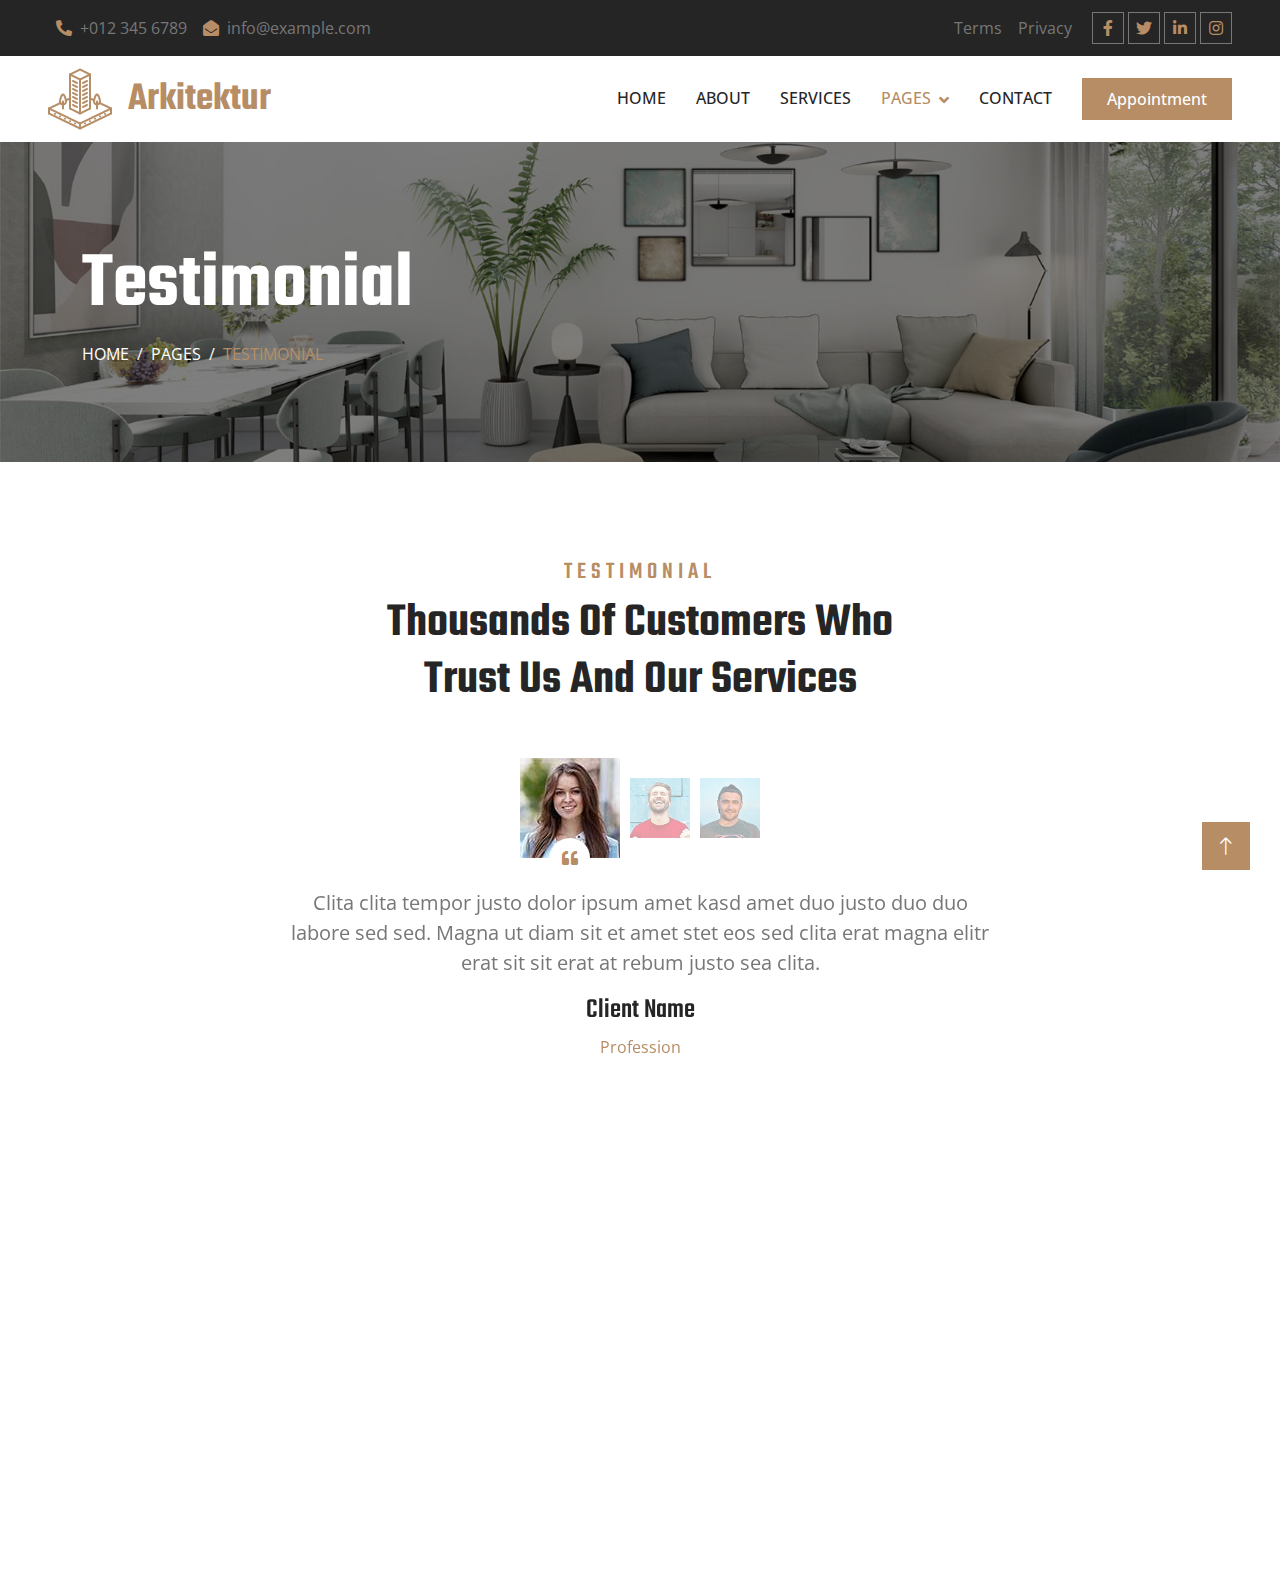
<file: testimonial.html>
<!DOCTYPE html>
<html lang="en">

<head>
    <meta charset="utf-8">
    <title>Arkitektur - Architecture HTML Template</title>
    <meta content="width=device-width, initial-scale=1.0" name="viewport">
    <meta content="" name="keywords">
    <meta content="" name="description">

    <!-- Favicon -->
    <link href="img/favicon.ico" rel="icon">

    <!-- Google Web Fonts -->
    <link rel="preconnect" href="https://fonts.googleapis.com">
    <link rel="preconnect" href="https://fonts.gstatic.com" crossorigin>
    <link href="https://fonts.googleapis.com/css2?family=Open+Sans:wght@400;500;600&family=Teko:wght@400;500;600&display=swap" rel="stylesheet">

    <!-- Icon Font Stylesheet -->
    <link href="https://cdnjs.cloudflare.com/ajax/libs/font-awesome/5.10.0/css/all.min.css" rel="stylesheet">
    <link href="https://cdn.jsdelivr.net/npm/bootstrap-icons@1.4.1/font/bootstrap-icons.css" rel="stylesheet">

    <!-- Libraries Stylesheet -->
    <link href="lib/animate/animate.min.css" rel="stylesheet">
    <link href="lib/owlcarousel/assets/owl.carousel.min.css" rel="stylesheet">
    <link href="lib/tempusdominus/css/tempusdominus-bootstrap-4.min.css" rel="stylesheet" />

    <!-- Customized Bootstrap Stylesheet -->
    <link href="css/bootstrap.min.css" rel="stylesheet">

    <!-- Template Stylesheet -->
    <link href="css/style.css" rel="stylesheet">
</head>

<body>
    <!-- Spinner Start -->
    <div id="spinner" class="show bg-white position-fixed translate-middle w-100 vh-100 top-50 start-50 d-flex align-items-center justify-content-center">
        <div class="spinner-border position-relative text-primary" style="width: 6rem; height: 6rem;" role="status"></div>
        <img class="position-absolute top-50 start-50 translate-middle" src="img/icons/icon-1.png" alt="Icon">
    </div>
    <!-- Spinner End -->


    <!-- Topbar Start -->
    <div class="container-fluid bg-dark p-0 wow fadeIn" data-wow-delay="0.1s">
        <div class="row gx-0 d-none d-lg-flex">
            <div class="col-lg-7 px-5 text-start">
                <div class="h-100 d-inline-flex align-items-center py-3 me-3">
                    <a class="text-body px-2" href="tel:+0123456789"><i class="fa fa-phone-alt text-primary me-2"></i>+012 345 6789</a>
                    <a class="text-body px-2" href="mailto:info@example.com"><i class="fa fa-envelope-open text-primary me-2"></i>info@example.com</a>
                </div>
            </div>
            <div class="col-lg-5 px-5 text-end">
                <div class="h-100 d-inline-flex align-items-center py-3 me-2">
                    <a class="text-body px-2" href="">Terms</a>
                    <a class="text-body px-2" href="">Privacy</a>
                </div>
                <div class="h-100 d-inline-flex align-items-center">
                    <a class="btn btn-sm-square btn-outline-body me-1" href=""><i class="fab fa-facebook-f"></i></a>
                    <a class="btn btn-sm-square btn-outline-body me-1" href=""><i class="fab fa-twitter"></i></a>
                    <a class="btn btn-sm-square btn-outline-body me-1" href=""><i class="fab fa-linkedin-in"></i></a>
                    <a class="btn btn-sm-square btn-outline-body me-0" href=""><i class="fab fa-instagram"></i></a>
                </div>
            </div>
        </div>
    </div>
    <!-- Topbar End -->


    <!-- Navbar Start -->
    <nav class="navbar navbar-expand-lg bg-white navbar-light sticky-top py-lg-0 px-lg-5 wow fadeIn" data-wow-delay="0.1s">
        <a href="index.html" class="navbar-brand ms-4 ms-lg-0">
            <h1 class="text-primary m-0"><img class="me-3" src="img/icons/icon-1.png" alt="Icon">Arkitektur</h1>
        </a>
        <button type="button" class="navbar-toggler me-4" data-bs-toggle="collapse" data-bs-target="#navbarCollapse">
            <span class="navbar-toggler-icon"></span>
        </button>
        <div class="collapse navbar-collapse" id="navbarCollapse">
            <div class="navbar-nav ms-auto p-4 p-lg-0">
                <a href="index.html" class="nav-item nav-link">Home</a>
                <a href="about.html" class="nav-item nav-link">About</a>
                <a href="service.html" class="nav-item nav-link">Services</a>
                <div class="nav-item dropdown">
                    <a href="#" class="nav-link dropdown-toggle active" data-bs-toggle="dropdown">Pages</a>
                    <div class="dropdown-menu border-0 m-0">
                        <a href="feature.html" class="dropdown-item">Our Features</a>
                        <a href="project.html" class="dropdown-item">Our Projects</a>
                        <a href="team.html" class="dropdown-item">Team Members</a>
                        <a href="appointment.html" class="dropdown-item">Appointment</a>
                        <a href="testimonial.html" class="dropdown-item active">Testimonial</a>
                        <a href="404.html" class="dropdown-item">404 Page</a>
                    </div>
                </div>
                <a href="contact.html" class="nav-item nav-link">Contact</a>
            </div>
            <a href="" class="btn btn-primary py-2 px-4 d-none d-lg-block">Appointment</a>
        </div>
    </nav>
    <!-- Navbar End -->


    <!-- Page Header Start -->
    <div class="container-fluid page-header py-5 mb-5 wow fadeIn" data-wow-delay="0.1s">
        <div class="container py-5">
            <h1 class="display-1 text-white animated slideInDown">Testimonial</h1>
            <nav aria-label="breadcrumb animated slideInDown">
                <ol class="breadcrumb text-uppercase mb-0">
                    <li class="breadcrumb-item"><a class="text-white" href="#">Home</a></li>
                    <li class="breadcrumb-item"><a class="text-white" href="#">Pages</a></li>
                    <li class="breadcrumb-item text-primary active" aria-current="page">Testimonial</li>
                </ol>
            </nav>
        </div>
    </div>
    <!-- Page Header End -->


    <!-- Testimonial Start -->
    <div class="container-xxl py-5">
        <div class="container">
            <div class="text-center mx-auto mb-5 wow fadeInUp" data-wow-delay="0.1s" style="max-width: 600px;">
                <h4 class="section-title">Testimonial</h4>
                <h1 class="display-5 mb-4">Thousands Of Customers Who Trust Us And Our Services</h1>
            </div>
            <div class="owl-carousel testimonial-carousel wow fadeInUp" data-wow-delay="0.1s">
                <div class="testimonial-item text-center" data-dot="<img class='img-fluid' src='img/testimonial-1.jpg' alt=''>">
                    <p class="fs-5">Clita clita tempor justo dolor ipsum amet kasd amet duo justo duo duo labore sed sed. Magna ut diam sit et amet stet eos sed clita erat magna elitr erat sit sit erat at rebum justo sea clita.</p>
                    <h3>Client Name</h3>
                    <span class="text-primary">Profession</span>
                </div>
                <div class="testimonial-item text-center" data-dot="<img class='img-fluid' src='img/testimonial-2.jpg' alt=''>">
                    <p class="fs-5">Clita clita tempor justo dolor ipsum amet kasd amet duo justo duo duo labore sed sed. Magna ut diam sit et amet stet eos sed clita erat magna elitr erat sit sit erat at rebum justo sea clita.</p>
                    <h3>Client Name</h3>
                    <span class="text-primary">Profession</span>
                </div>
                <div class="testimonial-item text-center" data-dot="<img class='img-fluid' src='img/testimonial-3.jpg' alt=''>">
                    <p class="fs-5">Clita clita tempor justo dolor ipsum amet kasd amet duo justo duo duo labore sed sed. Magna ut diam sit et amet stet eos sed clita erat magna elitr erat sit sit erat at rebum justo sea clita.</p>
                    <h3>Client Name</h3>
                    <span class="text-primary">Profession</span>
                </div>
            </div>      
        </div>
    </div>
    <!-- Testimonial End -->
        

    <!-- Footer Start -->
    <div class="container-fluid bg-dark text-body footer mt-5 pt-5 px-0 wow fadeIn" data-wow-delay="0.1s">
        <div class="container py-5">
            <div class="row g-5">
                <div class="col-lg-3 col-md-6">
                    <h3 class="text-light mb-4">Address</h3>
                    <p class="mb-2"><i class="fa fa-map-marker-alt text-primary me-3"></i>123 Street, New York, USA</p>
                    <p class="mb-2"><i class="fa fa-phone-alt text-primary me-3"></i>+012 345 67890</p>
                    <p class="mb-2"><i class="fa fa-envelope text-primary me-3"></i>info@example.com</p>
                    <div class="d-flex pt-2">
                        <a class="btn btn-square btn-outline-body me-1" href=""><i class="fab fa-twitter"></i></a>
                        <a class="btn btn-square btn-outline-body me-1" href=""><i class="fab fa-facebook-f"></i></a>
                        <a class="btn btn-square btn-outline-body me-1" href=""><i class="fab fa-youtube"></i></a>
                        <a class="btn btn-square btn-outline-body me-0" href=""><i class="fab fa-linkedin-in"></i></a>
                    </div>
                </div>
                <div class="col-lg-3 col-md-6">
                    <h3 class="text-light mb-4">Services</h3>
                    <a class="btn btn-link" href="">Architecture</a>
                    <a class="btn btn-link" href="">3D Animation</a>
                    <a class="btn btn-link" href="">House Planning</a>
                    <a class="btn btn-link" href="">Interior Design</a>
                    <a class="btn btn-link" href="">Construction</a>
                </div>
                <div class="col-lg-3 col-md-6">
                    <h3 class="text-light mb-4">Quick Links</h3>
                    <a class="btn btn-link" href="">About Us</a>
                    <a class="btn btn-link" href="">Contact Us</a>
                    <a class="btn btn-link" href="">Our Services</a>
                    <a class="btn btn-link" href="">Terms & Condition</a>
                    <a class="btn btn-link" href="">Support</a>
                </div>
                <div class="col-lg-3 col-md-6">
                    <h3 class="text-light mb-4">Newsletter</h3>
                    <p>Dolor amet sit justo amet elitr clita ipsum elitr est.</p>
                    <div class="position-relative mx-auto" style="max-width: 400px;">
                        <input class="form-control bg-transparent w-100 py-3 ps-4 pe-5" type="text" placeholder="Your email">
                        <button type="button" class="btn btn-primary py-2 position-absolute top-0 end-0 mt-2 me-2">SignUp</button>
                    </div>
                </div>
            </div>
        </div>
        <div class="container-fluid copyright">
            <div class="container">
                <div class="row">
                    <div class="col-md-6 text-center text-md-start mb-3 mb-md-0">
                        &copy; <a href="#">Your Site Name</a>, All Right Reserved.
                    </div>
                    <div class="col-md-6 text-center text-md-end">
                        <!--/*** This template is free as long as you keep the footer author’s credit link/attribution link/backlink. If you'd like to use the template without the footer author’s credit link/attribution link/backlink, you can purchase the Credit Removal License from "https://htmlcodex.com/credit-removal". Thank you for your support. ***/-->
                        Designed By <a href="https://htmlcodex.com">HTML Codex</a>
                    </div>
                </div>
            </div>
        </div>
    </div>
    <!-- Footer End -->


    <!-- Back to Top -->
    <a href="#" class="btn btn-lg btn-primary btn-lg-square back-to-top"><i class="bi bi-arrow-up"></i></a>


    <!-- JavaScript Libraries -->
    <script src="https://code.jquery.com/jquery-3.4.1.min.js"></script>
    <script src="https://cdn.jsdelivr.net/npm/bootstrap@5.0.0/dist/js/bootstrap.bundle.min.js"></script>
    <script src="lib/wow/wow.min.js"></script>
    <script src="lib/easing/easing.min.js"></script>
    <script src="lib/waypoints/waypoints.min.js"></script>
    <script src="lib/counterup/counterup.min.js"></script>
    <script src="lib/owlcarousel/owl.carousel.min.js"></script>
    <script src="lib/tempusdominus/js/moment.min.js"></script>
    <script src="lib/tempusdominus/js/moment-timezone.min.js"></script>
    <script src="lib/tempusdominus/js/tempusdominus-bootstrap-4.min.js"></script>

    <!-- Template Javascript -->
    <script src="js/main.js"></script>
</body>

</html>
</file>
<file: css/style.css>
/********** Template CSS **********/
:root {
    --primary: #B78D65;
    --light: #F8F8F8;
    --dark: #252525;
}

h1,
h2,
.h1,
.h2,
.fw-bold {
    font-weight: 600 !important;
}

h3,
h4,
.h3,
.h4,
.fw-medium {
    font-weight: 500 !important;
}

h5,
h6,
.h5,
.h6,
.fw-normal {
    font-weight: 400 !important;
}

.back-to-top {
    position: fixed;
    display: none;
    right: 30px;
    bottom: 30px;
    z-index: 99;
}


/*** Spinner ***/
#spinner {
    opacity: 0;
    visibility: hidden;
    transition: opacity .5s ease-out, visibility 0s linear .5s;
    z-index: 99999;
}

#spinner.show {
    transition: opacity .5s ease-out, visibility 0s linear 0s;
    visibility: visible;
    opacity: 1;
}


/*** Button ***/
.btn {
    font-weight: 500;
    transition: .5s;
}

.btn.btn-primary,
.btn.btn-secondary {
    color: #FFFFFF;
}

.btn-square {
    width: 38px;
    height: 38px;
}

.btn-sm-square {
    width: 32px;
    height: 32px;
}

.btn-lg-square {
    width: 48px;
    height: 48px;
}

.btn-square,
.btn-sm-square,
.btn-lg-square {
    padding: 0;
    display: flex;
    align-items: center;
    justify-content: center;
    font-weight: normal;
}

.btn-outline-body {
    color: var(--primary);
    border-color: #777777;
}

.btn-outline-body:hover {
    color: #FFFFFF;
    background: var(--primary);
    border-color: var(--primary);
}


/*** Navbar ***/
.navbar .dropdown-toggle::after {
    border: none;
    content: "\f107";
    font-family: "Font Awesome 5 Free";
    font-weight: 900;
    vertical-align: middle;
    margin-left: 8px;
}

.navbar .navbar-nav .nav-link {
    margin-right: 30px;
    padding: 30px 0;
    color: var(--dark);
    font-weight: 500;
    text-transform: uppercase;
    outline: none;
}

.navbar .navbar-nav .nav-link:hover,
.navbar .navbar-nav .nav-link.active {
    color: var(--primary);
}

.navbar.sticky-top {
    top: -100px;
    transition: .5s;
}

@media (max-width: 991.98px) {
    .navbar .navbar-nav .nav-link {
        margin-right: 0;
        padding: 10px 0;
    }

    .navbar .navbar-nav {
        border-top: 1px solid #EEEEEE;
    }
}

@media (min-width: 992px) {
    .navbar .nav-item .dropdown-menu {
        display: block;
        visibility: hidden;
        top: 100%;
        transform: rotateX(-75deg);
        transform-origin: 0% 0%;
        transition: .5s;
        opacity: 0;
    }

    .navbar .nav-item:hover .dropdown-menu {
        transform: rotateX(0deg);
        visibility: visible;
        transition: .5s;
        opacity: 1;
    }
}


/*** Header ***/
.owl-carousel-inner {
    position: absolute;
    width: 100%;
    height: 100%;
    top: 0;
    left: 0;
    display: flex;
    align-items: center;
    background: rgba(0, 0, 0, .5);
}

@media (max-width: 768px) {
    .header-carousel .owl-carousel-item {
        position: relative;
        min-height: 500px;
    }

    .header-carousel .owl-carousel-item img {
        position: absolute;
        width: 100%;
        height: 100%;
        object-fit: cover;
    }

    .header-carousel .owl-carousel-item p {
        font-size: 16px !important;
    }
}

.header-carousel .owl-dots {
    position: absolute;
    width: 60px;
    height: 100%;
    top: 0;
    right: 30px;
    display: flex;
    flex-direction: column;
    align-items: center;
    justify-content: center;
}

.header-carousel .owl-dots .owl-dot {
    position: relative;
    width: 45px;
    height: 45px;
    margin: 5px 0;
    background: var(--dark);
    transition: .5s;
}

.header-carousel .owl-dots .owl-dot.active {
    width: 60px;
    height: 60px;
}

.header-carousel .owl-dots .owl-dot img {
    position: absolute;
    width: 100%;
    height: 100%;
    object-fit: cover;
    padding: 2px;
    transition: .5s;
    opacity: .3;
}

.header-carousel .owl-dots .owl-dot.active img {
    opacity: 1;
}

.page-header {
    background: linear-gradient(rgba(0, 0, 0, .5), rgba(0, 0, 0, .5)), url(../img/Livingroom.jpg) center center no-repeat;
    background-size: cover;
}

.breadcrumb-item+.breadcrumb-item::before {
    color: var(--light);
}


/*** Section Title ***/
.section-title {
    color: var(--primary);
    font-weight: 600;
    letter-spacing: 5px;
    text-transform: uppercase;
}


/*** Facts ***/
.fact-item .fact-icon {
    width: 120px;
    height: 120px;
    margin-top: -60px;
    margin-bottom: 1.5rem;
    display: inline-flex;
    align-items: center;
    justify-content: center;
    background: #FFFFFF;
    border-radius: 120px;
    transition: .5s;
}

.fact-item:hover .fact-icon {
    background: var(--dark);
}

.fact-item .fact-icon i {
    color: var(--primary);
    transition: .5;
}

.fact-item:hover .fact-icon i {
    color: #FFFFFF;
}


/*** About & Feature ***/
.about-img,
.feature-img {
    position: relative;
    height: 100%;
    min-height: 400px;
}

.about-img img,
.feature-img img {
    position: absolute;
    width: 60%;
    height: 80%;
    object-fit: cover;
}

.about-img img:last-child,
.feature-img img:last-child {
    margin: 20% 0 0 40%;
}

.about-img::before,
.feature-img::before {
    position: absolute;
    content: "";
    width: 60%;
    height: 80%;
    top: 10%;
    left: 20%;
    border: 5px solid var(--primary);
    z-index: -1;
}


/*** Service ***/
.service-item .bg-img {
    position: absolute;
    width: 100%;
    height: 100%;
    object-fit: cover;
    z-index: -1;
}

.service-item .service-text {
    background: var(--light);
    transition: .5s;
}

.service-item:hover .service-text {
    background: rgba(0, 0, 0, .7);
}

.service-item * {
    transition: .5;
}

.service-item:hover * {
    color: #FFFFFF;
}

.service-item .btn {
    width: 40px;
    height: 40px;
    display: inline-flex;
    align-items: center;
    color: var(--dark);
    background: #FFFFFF;
    white-space: nowrap;
    overflow: hidden;
    transition: .5s;
}

.service-item:hover .btn {
    width: 140px;
}


/*** Project ***/
.project .nav .nav-link {
    background: var(--light);
    transition: .5s;
}

.project .nav .nav-link.active {
    background: var(--primary);
}

.project .nav .nav-link.active h3 {
    color: #FFFFFF !important;
}


/*** Team ***/
.team-items {
    margin: -.75rem;
}

.team-item {
    padding: .75rem;
}

.team-item::after {
    position: absolute;
    content: "";
    width: 100%;
    height: 0;
    top: 0;
    left: 0;
    background: #FFFFFF;
    transition: .5s;
    z-index: -1;
}

.team-item:hover::after {
    height: 100%;
    background: var(--primary);
}

.team-item .team-social {
    position: absolute;
    width: 100%;
    bottom: -20px;
    left: 0;
}

.team-item .team-social .btn {
    display: inline-flex;
    margin: 0 2px;
    color: var(--primary);
    background: var(--light);
}

.team-item .team-social .btn:hover {
    color: #FFFFFF;
    background: var(--primary);
}


/*** Appointment ***/
.bootstrap-datetimepicker-widget.bottom {
    top: auto !important;
}

.bootstrap-datetimepicker-widget .table * {
    border-bottom-width: 0px;
}

.bootstrap-datetimepicker-widget .table th {
    font-weight: 500;
}

.bootstrap-datetimepicker-widget.dropdown-menu {
    padding: 10px;
    border-radius: 2px;
}

.bootstrap-datetimepicker-widget table td.active,
.bootstrap-datetimepicker-widget table td.active:hover {
    background: var(--primary);
}

.bootstrap-datetimepicker-widget table td.today::before {
    border-bottom-color: var(--primary);
}


/*** Testimonial ***/
.testimonial-carousel {
    display: flex !important;
    flex-direction: column-reverse;
    max-width: 700px;
    margin: 0 auto;
}

.testimonial-carousel .owl-dots {
    height: 100px;
    display: flex;
    align-items: center;
    justify-content: center;
    margin-bottom: 30px;
}

.testimonial-carousel .owl-dots .owl-dot {
    position: relative;
    width: 60px;
    height: 60px;
    margin: 0 5px;
    transition: .5s;
}

.testimonial-carousel .owl-dots .owl-dot.active {
    width: 100px;
    height: 100px;
}

.testimonial-carousel .owl-dots .owl-dot::after {
    position: absolute;
    width: 40px;
    height: 40px;
    bottom: -20px;
    left: 50%;
    transform: translateX(-50%);
    display: flex;
    align-items: center;
    justify-content: center;
    content: "\f10d";
    font-family: "Font Awesome 5 Free";
    font-weight: 900;
    color: var(--primary);
    background: #FFFFFF;
    border-radius: 40px;
    transition: .5s;
    opacity: 0;
}

.testimonial-carousel .owl-dots .owl-dot.active::after {
    opacity: 1;
}

.testimonial-carousel .owl-dots .owl-dot img {
    opacity: .4;
    transition: .5s;
}

.testimonial-carousel .owl-dots .owl-dot.active img {
    opacity: 1;
}


/*** Footer ***/
.footer .btn.btn-link {
    display: block;
    margin-bottom: 5px;
    padding: 0;
    text-align: left;
    color: #777777;
    font-weight: normal;
    text-transform: capitalize;
    transition: .3s;
}

.footer .btn.btn-link::before {
    position: relative;
    content: "\f105";
    font-family: "Font Awesome 5 Free";
    font-weight: 900;
    color: var(--primary);
    margin-right: 10px;
}

.footer .btn.btn-link:hover {
    color: var(--primary);
    letter-spacing: 1px;
    box-shadow: none;
}

.footer .form-control {
    border-color: #777777;
}

.footer .copyright {
    padding: 25px 0;
    font-size: 15px;
    border-top: 1px solid rgba(256, 256, 256, .1);
}

.footer .copyright a {
    color: var(--light);
}

.footer .copyright a:hover {
    color: var(--primary);
}
</file>
